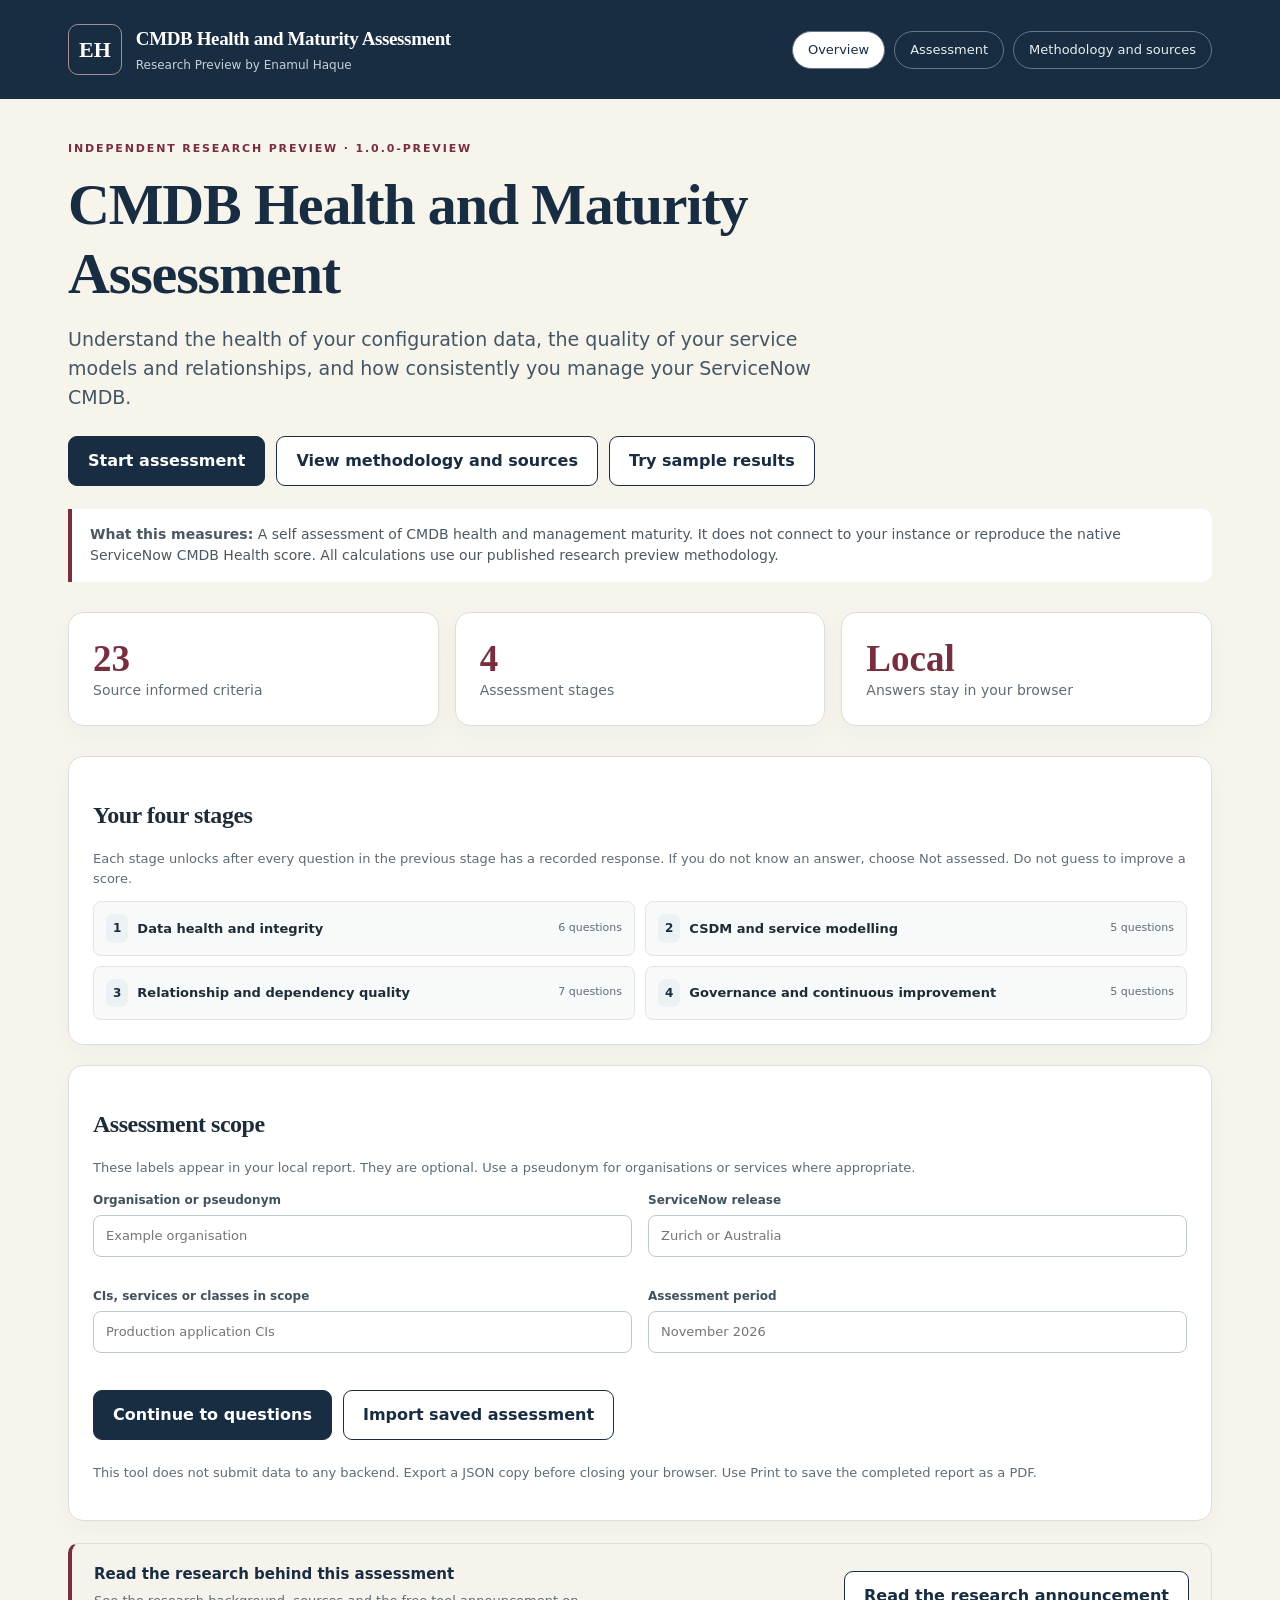
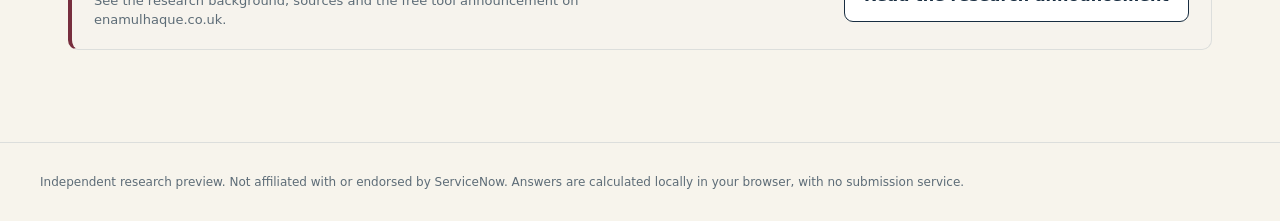
<file: cmdb-health-maturity/index.html>
<!doctype html>
<html lang="en-GB"><head><meta charset="UTF-8"><meta name="viewport" content="width=device-width,initial-scale=1"><meta name="referrer" content="no-referrer">
<title>CMDB Health and Maturity Assessment | Enamul Haque</title>
<meta name="description" content="A free independent research preview to assess ServiceNow CMDB data health, CSDM modelling, relationship quality and governance. 23 criteria in four stages.">
<style>:root{--navy:#182d41;--navy2:#233c51;--ox:#772e3e;--ink:#1e2c37;--muted:#5d6c77;--ivory:#f7f4ec;--paper:#fff;--line:#dcdedc;--soft:#eef1f2;--sea:#2b6b72;--danger:#983b48;--good:#2f725a;--r:15px}
*{box-sizing:border-box}html{scroll-behavior:smooth}body{margin:0;background:var(--ivory);color:var(--ink);font-family:system-ui,-apple-system,Segoe UI,Roboto,sans-serif;line-height:1.52}h1,h2,h3{font-family:Georgia,'Times New Roman',serif;line-height:1.18;letter-spacing:-.02em}a{color:var(--sea)}a:hover{text-decoration-thickness:2px}button,input,select,textarea{font:inherit}button{cursor:pointer}button:focus-visible,a:focus-visible,input:focus-visible,select:focus-visible,textarea:focus-visible{outline:3px solid #4e96a0;outline-offset:2px}header.site{background:var(--navy);color:#fff}header.site .shell{padding:24px 28px;display:flex;align-items:center;justify-content:space-between;gap:25px;flex-wrap:wrap}.brand{display:flex;gap:14px;align-items:center}.monogram{font-family:Georgia,serif;font-weight:700;font-size:22px;border:1px solid #a68e91;border-radius:10px;padding:8px 10px;color:#fff}.brand strong{font-family:Georgia,serif;font-size:19px;letter-spacing:-.02em}.brand small{display:block;color:#c6d1d7;font-size:12px;margin-top:2px}.topnav{display:flex;gap:9px;flex-wrap:wrap}.topnav button{background:transparent;border:1px solid #647686;border-radius:50px;color:#e9eef1;padding:8px 15px;font-size:13px}.topnav button.active,.topnav button:hover{background:#fff;color:var(--navy)}.shell{max-width:1200px;margin:0 auto}.page{padding:42px 28px 70px}.eyebrow{text-transform:uppercase;letter-spacing:.17em;font-size:11px;font-weight:800;color:var(--ox);margin:0 0 13px}.intro h1{font-size:clamp(35px,5vw,58px);max-width:850px;margin:0 0 17px;color:var(--navy)}.intro .lead{font-size:19px;max-width:790px;color:#435665;margin:0 0 24px}.small{font-size:13px}.muted{color:var(--muted)}.grid3{display:grid;grid-template-columns:repeat(3,minmax(0,1fr));gap:16px}.grid2{display:grid;grid-template-columns:repeat(2,minmax(0,1fr));gap:16px}.card{border:1px solid var(--line);background:#fff;border-radius:var(--r);padding:24px;box-shadow:0 8px 24px rgba(24,45,65,.035)}.card h3{margin-top:8px;margin-bottom:8px}.facts{margin:30px 0}.fact-number{font:700 37px Georgia,serif;color:var(--ox)}.fact-label{font-size:14px;color:var(--muted)}.btn{border:1px solid var(--navy);background:var(--navy);color:white;padding:12px 19px;border-radius:9px;font-weight:650;display:inline-flex;gap:8px;align-items:center;justify-content:center;text-decoration:none}.btn:hover{background:var(--navy2)}.btn.ghost{background:#fff;color:var(--navy)}.btn.ghost:hover{background:var(--soft)}.btn.warn{background:var(--ox);border-color:var(--ox)}.btn.ghost.mini,.btn.mini{font-size:12px;padding:8px 11px}.actions{display:flex;gap:11px;flex-wrap:wrap;margin:23px 0}.notice{padding:15px 18px;border-left:4px solid var(--ox);background:#fff;border-radius:0 10px 10px 0;color:#4c5861;font-size:14px}.progress{height:8px;overflow:hidden;background:#e0e5e5;border-radius:20px}.progress>span{display:block;height:100%;background:var(--sea);transition:width .18s}.section-head{display:flex;align-items:flex-start;justify-content:space-between;gap:20px;flex-wrap:wrap;margin-bottom:20px}.section-head h1{font-size:clamp(29px,4vw,43px);margin:4px 0 7px}.step-meta{font-size:13px;font-weight:700;color:var(--muted);padding:10px 0}.question{margin:16px 0;padding:23px}.question-head{display:flex;gap:12px;align-items:flex-start}.qid{font-weight:850;font-size:12px;border-radius:7px;padding:5px 7px;background:#ecf2f3;color:var(--navy);white-space:nowrap}.question h3{font-family:system-ui;font-weight:650;letter-spacing:0;font-size:16px;line-height:1.4;margin:1px 0}.question p{margin:8px 0;font-size:13px}.tag{font-size:11px;border:1px solid #ced6d7;background:#f0f4f5;border-radius:50px;padding:4px 9px;font-weight:700}.tag.critical{background:#fbebed;border-color:#eacbd0;color:#8b3042}.response{display:grid;grid-template-columns:200px 1fr;gap:20px;align-items:start;margin-top:18px;padding-top:17px;border-top:1px solid #eaecec}.field{display:block;margin-bottom:12px}.field>span{display:block;font-size:12px;font-weight:750;color:#40525e;margin-bottom:6px}.field input,.field select,.field textarea{display:block;border:1px solid #bcc8cc;background:#fff;color:var(--ink);padding:10px 12px;width:100%;border-radius:8px;min-width:0}.field textarea{min-height:66px;resize:vertical}.field input[type=number]{max-width:180px}.inline-fields{display:flex;gap:14px;flex-wrap:wrap}.inline-fields .field{flex:1;min-width:145px}.detail{border-top:1px dashed #e0e5e5;padding-top:11px;margin-top:11px}.detail summary{cursor:pointer;color:var(--sea);font-size:12px;font-weight:750}.detail p{font-size:12px;line-height:1.5}.detail a{overflow-wrap:anywhere}.gate{padding:14px;background:#faf5f3;border:1px solid #e8d5d7;border-radius:9px;margin:9px 0}.gate h4{font-size:13px;margin:0 0 8px;color:#752f40}.helper{font-size:12px;color:var(--muted);margin-top:5px}.pill{border-radius:40px;padding:6px 11px;background:#eef3f4;color:var(--navy);font-size:12px;font-weight:700;display:inline-block}.pill.danger{background:#f8e9e9;color:#8c273a}.pill.good{background:#e7f3ea;color:#276848}.metric{font:700 48px Georgia,serif;color:var(--navy);line-height:1.1}.metric.sm{font-size:29px}.metrics{display:grid;grid-template-columns:repeat(4,minmax(0,1fr));gap:12px;margin:22px 0}.metrics .card{padding:17px}.barmeta{display:flex;justify-content:space-between;align-items:baseline;margin:8px 0;font-size:13px}.domainline{margin:12px 0 18px}.domainline .progress{height:11px}.resulttable{border-collapse:collapse;width:100%;font-size:12px}.resulttable th,.resulttable td{text-align:left;padding:10px;border-bottom:1px solid #e8ebec;vertical-align:top}.resulttable th{background:#f1f3f3;color:#405363;font-weight:760}.scroll-x{overflow:auto}.footer{border-top:1px solid var(--line);font-size:12px;color:var(--muted);padding:30px 28px}.report-title{margin:0}.print-only{display:none}.note-list{padding-left:18px}.note-list li{margin-bottom:9px}.source-item{border-bottom:1px solid var(--line);padding:10px 0}.source-item a{overflow-wrap:anywhere}.tiny{font-size:11px}.feedback{padding:12px 14px;border-radius:10px;background:#e5f2ea;border:1px solid #d4e9da;color:#276443;font-size:13px;margin:12px 0}.feedback.error{background:#fbecee;border-color:#f3d0d5;color:#872d3e}
@media(max-width:800px){.grid3,.metrics{grid-template-columns:repeat(2,minmax(0,1fr))}.response{grid-template-columns:1fr;gap:7px}.page{padding:28px 17px 55px}header.site .shell{padding:18px} .question{padding:18px}.card{padding:17px}}
@media(max-width:520px){.grid3,.grid2,.metrics{grid-template-columns:1fr}.fact-number{font-size:30px}.intro .lead{font-size:17px}.section-head{display:block}.btn{width:100%}.actions{display:grid;grid-template-columns:1fr}.topnav{gap:5px}.topnav button{padding:6px 10px}}
@media print{@page{size:A4;margin:15mm}body{background:#fff;color:#111}header.site,.topnav,.no-print,.footer,.actions{display:none!important}.page{padding:0}.print-only{display:block}.card{box-shadow:none;border-color:#ddd;break-inside:avoid}.metrics{grid-template-columns:repeat(4,1fr)}.metric{font-size:34px}.resulttable{font-size:9px}.resulttable td,.resulttable th{padding:5px}.report-title{font-size:26px}.pill{border:1px solid #ccc}.notice{border-color:#777}.report-break{break-before:page}a{color:#111;text-decoration:none}}
/* Guided six-stage assessment experience, v0.2 */
.assessment-header{display:flex;gap:20px;justify-content:space-between;align-items:flex-start;margin-bottom:18px}.assessment-header h1{font-size:clamp(30px,4vw,43px);margin:4px 0 7px}.completion-indicator{text-align:right;min-width:145px;background:#fff;padding:12px 17px;border:1px solid var(--line);border-radius:10px}.completion-indicator strong{font:700 27px Georgia,serif;color:var(--navy);display:block}.completion-indicator span{color:var(--muted);font-size:12px}.assessment-grid{display:grid;grid-template-columns:270px minmax(0,1fr);align-items:start;gap:22px;margin-top:24px}.assessment-main{min-width:0}.stage-nav{position:sticky;top:20px;padding:19px}.aside-title{font-weight:750;color:var(--navy);font-size:15px}.stages{display:grid;gap:7px;margin:16px 0}.stage{display:flex;align-items:center;gap:9px;border:1px solid #d9dfe0;border-radius:10px;background:#fff;padding:10px 8px;text-align:left;width:100%;color:var(--ink);font-size:12px}.stage:hover:not(:disabled){border-color:var(--sea);background:#f1f7f7}.stage.current{background:#eaf2f2;border-color:var(--sea);box-shadow:inset 3px 0 var(--sea)}.stage.complete:not(.current){background:#f0f7f3}.stage:disabled{background:#f6f7f6;color:#89949d;cursor:not-allowed}.stage-content{display:grid;gap:4px;flex:1}.stage-content strong{font-weight:700;font-size:12px;line-height:1.25}.stage-content small{font-size:11px;color:var(--muted);line-height:1.35}.step-circle{width:26px;height:26px;border-radius:50%;background:#e5ebed;color:var(--navy);font-weight:750;display:grid;place-items:center;flex:none}.stage.current .step-circle{background:var(--sea);color:#fff}.stage.complete .step-circle{background:#d8efe3;color:#276848}.step-lock{font-size:11px;opacity:.5}.stage-instruction{border-top:1px solid var(--line);padding-top:15px}.score-explainer{background:#edf3f5;border:1px solid #c8dadf;border-radius:14px;padding:20px 22px;margin-bottom:20px}.score-explainer h2{font-size:24px;margin:0}.scoring-title{display:flex;align-items:center;gap:9px;margin-bottom:13px}.score-facts{display:grid;grid-template-columns:repeat(3,minmax(0,1fr));gap:11px}.score-facts>div{background:white;border:1px solid #dbe4e7;border-radius:9px;padding:12px;display:flex;flex-direction:column;gap:3px}.score-facts strong{font-size:17px;color:var(--navy);line-height:1.25}.score-facts span{font-size:11px;color:var(--muted)}.score-explainer>p{margin:14px 0 0}.stage-bar{background:var(--navy);color:#fff;border-radius:8px;padding:11px 15px;display:flex;gap:10px;justify-content:space-between;align-items:center;flex-wrap:wrap;font-size:12px}.stage-bar span:last-child{color:#d9e8ed}.assessment-main .question{margin:15px 0;padding:20px}.question.is-incomplete{border:2px solid var(--danger)}.question-title{min-width:0;flex:1}.question-title-line{display:flex;align-items:flex-start;gap:8px}.question-title-line h3{flex:1;margin:0}.question-tags{display:flex;flex-wrap:wrap;gap:6px;margin-top:9px}.tag.required{background:#f8f1e5;border-color:#e1d0a8;color:#674916}.tag.answered{background:#e7f3ea;border-color:#c4e4d1;color:#276848}.response{grid-template-columns:1fr 1.7fr;gap:18px}.response-content{min-width:0}.field-head{display:flex;align-items:center;gap:8px;margin-bottom:6px}.field-head label{font-size:12px;font-weight:750;color:#40525e}.field-head h4{margin:0;color:#752f40}.field{margin-bottom:14px}.field input,.field select,.field textarea{font-size:13px}.field textarea{height:66px;min-height:66px}.help-wrap{display:inline-flex;position:relative;vertical-align:middle;z-index:1}.help-button{border:1px solid #8aa3b0;background:#fff;color:#285a74;border-radius:50%;width:21px;height:21px;font-size:12px;font-weight:850;line-height:1;display:grid;place-items:center;padding:0;flex:none}.help-button:hover,.help-button:focus-visible{background:#285a74;color:#fff}.help-tooltip{visibility:hidden;opacity:0;pointer-events:none;position:absolute;top:calc(100% + 7px);left:0;width:min(310px,74vw);padding:12px 13px;background:#142d3b;color:#fff;font-size:12px;line-height:1.45;border-radius:9px;z-index:100;box-shadow:0 12px 28px #102a3a33;transition:opacity .12s;text-align:left;font-weight:400;overflow-wrap:anywhere}.help-wrap:hover .help-tooltip,.help-wrap:focus-within .help-tooltip,.help-wrap.open .help-tooltip{visibility:visible;opacity:1;pointer-events:auto}.field-error{color:#923544;font-size:12px;font-weight:650}.stage-actions{border-top:1px solid var(--line);padding-top:18px;justify-content:space-between}.stage-preview{display:grid;grid-template-columns:repeat(2,minmax(0,1fr));gap:10px}.stage-preview>div{display:flex;align-items:center;gap:9px;padding:12px;background:#f8faf9;border-radius:8px;border:1px solid #e2e5e2}.stage-preview strong{font-size:13px;flex:1}.stage-preview small{font-size:11px;color:var(--muted)}
@media(max-width:1000px){.assessment-grid{grid-template-columns:215px minmax(0,1fr);gap:15px}.stage-nav{padding:13px}.assessment-main .question{padding:16px}.response{grid-template-columns:1fr}.score-facts{grid-template-columns:repeat(3,minmax(0,1fr))}.stage-content strong{font-size:11px}}
@media(max-width:700px){.assessment-grid{display:block}.stage-nav{position:static;margin-bottom:18px}.stages{grid-template-columns:repeat(2,minmax(0,1fr))}.stage-instruction{display:none}.assessment-header{flex-direction:column}.completion-indicator{align-self:flex-start;text-align:left}.score-facts{grid-template-columns:1fr}.stage-preview{grid-template-columns:1fr}.help-tooltip{left:auto;right:-40px}.stage-bar{font-size:11px}}
@media(max-width:420px){.stages{grid-template-columns:1fr}}
@media print{.stage-nav,.score-explainer,.stage-bar,.assessment-header,.assessment-grid,.assessment-main{display:none!important}}
/* Research Preview refinements */
@media print{.report .actions{display:none!important}.report .metrics{grid-template-columns:repeat(4,minmax(0,1fr))}.report .metrics .card{padding:10px}.report .metric.sm{font-size:22px}.report .resulttable{font-size:9px}}
.research-return{display:flex;align-items:center;justify-content:space-between;flex-wrap:wrap;gap:16px;margin:22px 0;padding:19px 22px;background:#f6f3ed;border:1px solid var(--line);border-left:4px solid var(--ox);border-radius:10px}.research-return strong{display:block;color:var(--navy);font-size:15px}.research-return p{font-size:13px;color:var(--muted);margin:5px 0 0;max-width:560px}.research-return a.btn.ghost{color:var(--navy)!important;border-color:var(--navy);background:#fff;white-space:normal;text-align:center}.research-return a.btn.ghost:hover{background:var(--soft)}@media(max-width:640px){.research-return{align-items:stretch;padding:17px}.research-return a.btn{width:100%}}
</style></head>
<body><header class="site no-print"><div class="shell"><div class="brand"><span class="monogram" aria-hidden="true">EH</span><div><strong>CMDB Health and Maturity Assessment</strong><small>Research Preview by Enamul Haque</small></div></div><nav class="topnav" aria-label="Main navigation"><button type="button" data-action="home">Overview</button><button type="button" data-action="questions">Assessment</button><button type="button" data-action="methodology">Methodology and sources</button></nav></div></header>
<main id="app" class="shell page" aria-live="polite"><p>Loading assessment...</p></main>
<footer class="footer no-print"><div class="shell">Independent research preview. Not affiliated with or endorsed by ServiceNow. Answers are calculated locally in your browser, with no submission service.</div></footer>
<script>
window.CMDB_HEALTH_CONFIG = {"product": "CMDB Health and Maturity Assessment", "byline": "Developed by Enamul Haque", "module": "Independent ServiceNow CMDB self assessment", "version": "1.0.0-preview", "scoringVersion": "cmdb-maturity-1.0", "scope": "CMDB data health, CSDM service modelling, relationship quality and governance", "domains": [{"id": "D1", "name": "Data health and integrity", "weight": 25}, {"id": "D2", "name": "CSDM and service modelling", "weight": 25}, {"id": "D3", "name": "Relationship and dependency quality", "weight": 25}, {"id": "D4", "name": "Governance and continuous improvement", "weight": 25}], "criteria": [{"id": "C01", "domain": "D1", "question": "What proportion of in-scope CIs have every required identity attribute populated?", "measure": "CIs passing required-field rules ÷ eligible in-scope CIs, by class", "evidence": "CMDB Health Completeness, configured required fields and inclusion rules", "sourceCodes": ["SN-H", "SN-M"], "critical": false, "metricType": "higher", "remediation": "Repair missing required attributes; correct class rules and feeds.", "weightWithinDomain": 1}, {"id": "C02", "domain": "D1", "question": "What proportion of in-scope CIs have the recommended operational attributes populated?", "measure": "CIs passing recommended-field rules ÷ eligible in-scope CIs, by class", "evidence": "CMDB Health recommended-fields metric; class-scoped sampled records", "sourceCodes": ["SN-H", "SN-M"], "critical": false, "metricType": "higher", "remediation": "Define fit-for-purpose field rules and fill high-value gaps.", "weightWithinDomain": 1}, {"id": "C03", "domain": "D1", "question": "What is the duplicate CI rate for independently identified CI classes in scope?", "measure": "Duplicate independent CIs ÷ eligible independent CIs", "evidence": "CMDB Health Correctness duplicate metric, identification rules", "sourceCodes": ["SN-M", "SN-I"], "critical": false, "metricType": "lower", "remediation": "Investigate identification rules, data-source overlaps and duplicate-remediation tasks.", "weightWithinDomain": 1}, {"id": "C04", "domain": "D1", "question": "What is the stale CI rate under appropriate, class-specific freshness rules?", "measure": "Stale in-scope CIs ÷ eligible in-scope CIs, with rule and period stated", "evidence": "CMDB Health staleness scorecards, class-specific rules", "sourceCodes": ["SN-M", "SN-F"], "critical": false, "metricType": "lower", "remediation": "Review collection schedules, staleness policies and retirement.", "weightWithinDomain": 1}, {"id": "C05", "domain": "D1", "question": "What is the orphan CI rate under the approved class-specific orphan rules?", "measure": "Orphan CIs ÷ eligible CIs, by class and rule", "evidence": "CMDB Health orphan metric; actual configured orphan rules", "sourceCodes": ["SN-M"], "critical": false, "metricType": "lower", "remediation": "Correct missing dependencies or attributes; retire obsolete records.", "weightWithinDomain": 1}, {"id": "C06", "domain": "D1", "question": "Do relevant CIs pass configured CMDB compliance audits against defined organisational requirements?", "measure": "CIs passing relevant current audits ÷ CIs evaluated, disclose audit coverage", "evidence": "CMDB Health compliance audits; audit run date and rule scope", "sourceCodes": ["SN-H", "SN-M"], "critical": false, "metricType": "higher", "remediation": "Enable/fix applicable audits and address repeated failures.", "weightWithinDomain": 1}, {"id": "C07", "domain": "D2", "question": "Are in-scope business applications, application services and technical CIs classified in the correct CSDM roles/classes?", "measure": "Expert-reviewed correctly classified records ÷ sample reviewed", "evidence": "CSDM Data Foundations stage reports and sampled class review", "sourceCodes": ["SN-C"], "critical": false, "metricType": "higher", "remediation": "Reclassify wrongly modelled records and update modelling standards.", "weightWithinDomain": 1}, {"id": "C08", "domain": "D2", "question": "Are critical application services represented and linked to their technical components?", "measure": "Critical application services with validated technical support map ÷ in-scope critical application services", "evidence": "CSDM dashboards and service-map review", "sourceCodes": ["SN-C"], "critical": false, "metricType": "higher", "remediation": "Populate missing application services and supporting-CI relationships.", "weightWithinDomain": 1}, {"id": "C09", "domain": "D2", "question": "Are business services or offerings related to the correct application services where the use case requires those links?", "measure": "Required service-to-application links confirmed ÷ expected links in sampled critical services", "evidence": "CSDM Run-stage indicators and owner-verified service mappings", "sourceCodes": ["SN-C"], "critical": false, "metricType": "higher", "remediation": "Link the service model to the application service layer.", "weightWithinDomain": 1}, {"id": "C10", "domain": "D2", "question": "Can selected business critical services be traced to the relevant technical dependencies?", "measure": "Representative critical service topology paths can be traced to supporting technical CI records", "evidence": "CMDB relationship views, service maps or sampled topology traversal results", "sourceCodes": ["SN-C"], "critical": false, "metricType": "higher", "remediation": "Resolve missing service model nodes and wrong dependency edges.", "weightWithinDomain": 1}, {"id": "C11", "domain": "D2", "question": "Are the CSDM Data Foundations findings relevant to the chosen use case reviewed and assigned remediation owners?", "measure": "Applicable high-priority findings with accepted dispositions ÷ relevant high-priority findings", "evidence": "CSDM Data Foundations report, improvement backlog and ownership", "sourceCodes": ["SN-C"], "critical": false, "metricType": "higher", "remediation": "Triage model gaps, designate owners and evidence closure.", "weightWithinDomain": 1}, {"id": "C12", "domain": "D3", "question": "What proportion of expected dependencies for selected important services is represented in the CMDB?", "measure": "Verified expected dependencies recorded ÷ total expected dependencies in sampled services", "evidence": "Service topology sample and independently reviewed dependency inventory", "sourceCodes": ["SN-C"], "critical": false, "metricType": "higher", "remediation": "Map missing dependencies, focusing on critical service paths.", "weightWithinDomain": 1}, {"id": "C13", "domain": "D3", "question": "Are relationship types and directions correct for the selected service dependency paths?", "measure": "Correctly directed and typed sampled dependencies ÷ sampled dependencies", "evidence": "Relationship type rules and representative dependency traversal evidence", "sourceCodes": ["SN-M"], "critical": false, "metricType": "higher", "remediation": "Correct parent/child direction and relationship semantics; rerun traversal.", "weightWithinDomain": 1}, {"id": "C14", "domain": "D3", "question": "What percentage of in-scope CI relationships are duplicates?", "measure": "Duplicate relationships ÷ relationships in assessment scope", "evidence": "CMDB Relationship Health duplicate metric", "sourceCodes": ["SN-H", "SN-M"], "critical": false, "metricType": "lower", "remediation": "Deduplicate invalid relationships; fix ingest rules.", "weightWithinDomain": 1}, {"id": "C15", "domain": "D3", "question": "What percentage of in-scope relationships are orphaned?", "measure": "Orphan relationships ÷ relationships in scope", "evidence": "CMDB Relationship Health orphan metric", "sourceCodes": ["SN-H", "SN-M"], "critical": false, "metricType": "lower", "remediation": "Repair broken endpoints or clean up invalid links.", "weightWithinDomain": 1}, {"id": "C16", "domain": "D3", "question": "What percentage of in-scope relationships are stale because a connected CI is stale?", "measure": "Stale relationships ÷ relationships in scope", "evidence": "CMDB Relationship Health stale metric", "sourceCodes": ["SN-M"], "critical": false, "metricType": "lower", "remediation": "Repair the source CI freshness issue and recheck its links.", "weightWithinDomain": 1}, {"id": "C17", "domain": "D3", "question": "Do relevant relationships comply with configured suggested, hosting and containment rules?", "measure": "Compliant applicable links ÷ links tested; identify exclusions", "evidence": "CMDB Relationship Health rule conformance summaries", "sourceCodes": ["SN-H", "SN-M"], "critical": false, "metricType": "higher", "remediation": "Correct invalid relationship types and class modelling.", "weightWithinDomain": 1}, {"id": "C18", "domain": "D3", "question": "Do representative service topology traversals return the expected upstream and downstream paths?", "measure": "Expected traversal paths correctly represented ÷ reference traversal scenarios tested", "evidence": "Tested topology diagrams for important services, including expected and actual paths", "sourceCodes": ["SN-C"], "critical": false, "metricType": "higher", "remediation": "Repair missing/wrong service paths and retest affected scenarios.", "weightWithinDomain": 1}, {"id": "C19", "domain": "D4", "question": "What proportion of in-scope CIs and services has an active, accountable operational owner?", "measure": "Records with valid active accountable owner ÷ eligible CI/service records", "evidence": "CMDB ownership attributes, team references, sampled attestation", "sourceCodes": ["SN-F", "SN-C"], "critical": false, "metricType": "higher", "remediation": "Assign accountable owners and remove inactive/stale references.", "weightWithinDomain": 1}, {"id": "C20", "domain": "D4", "question": "Are authoritative data sources and attribute-level reconciliation responsibilities defined for critical CI classes?", "measure": "Relevant classes/attributes with defined source authority ÷ relevant set", "evidence": "IRE reconciliation and source-rule review; source catalogue", "sourceCodes": ["SN-I", "SN-F"], "critical": false, "metricType": "higher", "remediation": "Define data authority and reconcile conflicting updates.", "weightWithinDomain": 1}, {"id": "C21", "domain": "D4", "question": "Do CI identification rules uniquely identify records entering the in-scope CMDB classes?", "measure": "Positive and collision tests passed ÷ defined IRE test cases", "evidence": "Identification rule configuration and duplicate simulation results", "sourceCodes": ["SN-I"], "critical": false, "metricType": "higher", "remediation": "Adjust identification precedence and validate multiple-source cases.", "weightWithinDomain": 1}, {"id": "C22", "domain": "D4", "question": "Are critical CI/service records periodically certified or reviewed by accountable owners?", "measure": "Due reviews completed and valid ÷ due reviews in defined period", "evidence": "Certification/audit tasks, attestation dates, sampled reviews", "sourceCodes": ["SN-H", "SN-C"], "critical": false, "metricType": "higher", "remediation": "Introduce risk-based attestation and review cadence.", "weightWithinDomain": 1}, {"id": "C23", "domain": "D4", "question": "Are CMDB Health jobs, remediation activities and periodic trend reviews operating for the relevant classes and rules?", "measure": "Controls operating and evidenced, 0–4 maturity anchors", "evidence": "Enabled health jobs, health-history reports, remediation backlog and closure verification", "sourceCodes": ["SN-H", "SN-F"], "critical": false, "metricType": "maturity", "remediation": "Activate the appropriate jobs; assign health findings and monitor recurring errors.", "weightWithinDomain": 1}], "sources": {"SN-H": {"name": "ServiceNow CMDB Health overview", "url": "https://www.servicenow.com/docs/r/servicenow-platform/configuration-management-database-cmdb/overview-cmdb-health.html"}, "SN-M": {"name": "ServiceNow CMDB Health KPIs and metrics", "url": "https://www.servicenow.com/docs/r/servicenow-platform/configuration-management-database-cmdb/r_CMDBHealthMetrics.html"}, "SN-F": {"name": "ServiceNow CMDB Data Foundations", "url": "https://www.servicenow.com/docs/r/servicenow-platform/configuration-management-database-cmdb/cmdb-sa-df-dashboard.html"}, "SN-C": {"name": "ServiceNow CSDM Data Foundations dashboard", "url": "https://www.servicenow.com/docs/r/servicenow-platform/common-service-data-model-csdm/csdm-data-foundations-dashboard-csdm.html"}, "SN-I": {"name": "ServiceNow Identification and Reconciliation Engine", "url": "https://www.servicenow.com/docs/r/servicenow-platform/configuration-management-database-cmdb/c_CMDBIdentifyandReconcile.html"}}, "sourceNote": "Independent, source informed assessment. The score, criteria, maturity bands and weights are authored for this research preview. They are not a ServiceNow CMDB Health Dashboard result or official maturity certification."};

</script><script>
/* CMDB Health and Maturity Assessment. Copyright 2026 Enamul Haque. MIT. */
(function (root, factory) {
  if (typeof module === 'object' && module.exports) module.exports = factory();
  else root.CMDBHealthEngine = factory();
})(typeof globalThis !== 'undefined' ? globalThis : this, function () {
  'use strict';
  const round = n => Math.round(n*10)/10;
  const isValidNumber = n => n!==null && n!==undefined && n!=='' && Number.isInteger(Number(n));
  function criterionScore(c,a){
    if (!a || a.mode==='unknown'||a.mode==='na') return null;
    if (a.mode==='self'||(a.mode==='measured'&&c.metricType==='maturity')) {
      if(!isValidNumber(a.maturity))return null;
      const m=Number(a.maturity);return m>=0&&m<=4 ? m*25:null;
    }
    if(a.mode!=='measured')return null;
    if(c.metricType==='binary')return a.binary==='pass'?100:a.binary==='fail'?0:null;
    if(!isValidNumber(a.numerator)||!isValidNumber(a.denominator))return null;
    const n=Number(a.numerator),d=Number(a.denominator);
    if(n<0||d<=0||n>d)return null;
    return c.metricType==='lower'?100*(1-n/d):100*n/d;
  }
  function calculate(cfg,answers){
    const rows=cfg.criteria.map(c=>{
      const a=answers[c.id]||{}, isNA=a.mode==='na'&&!!String(a.naReason||'').trim();
      const score=isNA?null:criterionScore(c,a),assessed=score!==null;
      return {...c,score,isNA,assessed,mode:a.mode||'unanswered', reviewed:assessed&&a.mode==='measured'&&a.assurance==='verified',isMeasured:assessed&&a.mode==='measured'};
    });
    const domains=cfg.domains.map(d=>{
      const members=rows.filter(r=>r.domain===d.id),applicable=members.filter(r=>!r.isNA);
      const assessed=applicable.filter(r=>r.assessed),denom=assessed.reduce((s,r)=>s+r.weightWithinDomain,0);
      const score=denom?assessed.reduce((s,r)=>s+r.score*r.weightWithinDomain,0)/denom:null;
      return {...d,score,applicable:applicable.length,assessed:assessed.length,coverage:applicable.length?assessed.length/applicable.length*100:0,reviewed:assessed.filter(r=>r.reviewed).length,measured:assessed.filter(r=>r.isMeasured).length};
    });
    const scoredDomains=domains.filter(d=>d.score!==null);
    const weight=scoredDomains.reduce((s,d)=>s+d.weight,0);
    const overall=weight?scoredDomains.reduce((s,d)=>s+d.score*d.weight,0)/weight:null;
    const applicable=rows.filter(r=>!r.isNA),assessed=applicable.filter(r=>r.assessed);
    const coverage=applicable.length?assessed.length/applicable.length*100:0;
    const reviewCoverage=applicable.length?assessed.filter(r=>r.reviewed).length/applicable.length*100:0;
    const measuredCoverage=applicable.length?assessed.filter(r=>r.isMeasured).length/applicable.length*100:0;
    // Bands are explanatory only. An assessment with fewer than 80% scored checks has no published maturity band.
    const labels=['Initial','Developing','Establishing','Managed','Optimised'];
    const maturityBand=overall===null||coverage<80||scoredDomains.length<4 ? null:labels[Math.min(4,Math.floor(overall/20))];
    const gaps=rows.filter(r=>r.assessed&&r.score<100).sort((a,b)=>a.score-b.score||a.id.localeCompare(b.id));
    return {rows,domains,overall,coverage,reviewCoverage,measuredCoverage,maturityBand,gaps,
      assessed:assessed.length,applicable:applicable.length,excluded:rows.filter(r=>r.isNA).length,
      missing:applicable.length-assessed.length,reviewed:assessed.filter(r=>r.reviewed).length};
  }
  return {round,criterionScore,calculate};
});

</script><script>
/* CMDB Health and Maturity Assessment. Copyright 2026 Enamul Haque. MIT. */
(() => {
'use strict';
const cfg=window.CMDB_HEALTH_CONFIG, E=window.CMDBHealthEngine, app=document.getElementById('app');
if(!cfg||!E){app.textContent='The assessment could not be loaded.';return;}
const state={view:'home',domainIndex:0,validationStage:null,answers:{},meta:{organisation:'',release:'',scope:'',period:''},demo:false};
const esc=x=>String(x??'').replace(/[&<>"']/g,c=>({'&':'&amp;','<':'&lt;','>':'&gt;','"':'&quot;',"'":'&#39;'}[c]));
const pct=n=>n==null?'Not scored':`${E.round(n)}%`;
const btn=(label,action,variant='btn ghost')=>`<button type="button" data-action="${action}" class="${variant}">${esc(label)}</button>`;
const option=(value,label,selected)=>`<option value="${esc(value)}" ${String(value)===String(selected)?'selected':''}>${esc(label)}</option>`;
const currentAnswer=(id)=>state.answers[id]||{};
const R=()=>E.calculate(cfg,state.answers);
const inStage=i=>cfg.criteria.filter(c=>c.domain===cfg.domains[i].id);
function complete(c,a){
 if(!a||!Object.hasOwn(a,'mode'))return false;
 if(a.mode==='unknown')return true;
 if(a.mode==='na')return !!String(a.naReason||'').trim();
 if(!['self','measured'].includes(a.mode)||E.criterionScore(c,a)===null)return false;
 if(a.mode==='measured'&&!['verified','unverified'].includes(a.assurance))return false;
 return true;
}
const completed=i=>inStage(i).filter(c=>complete(c,currentAnswer(c.id))).length;
const stageComplete=i=>completed(i)===inStage(i).length;
const allComplete=()=>cfg.domains.every((_,i)=>stageComplete(i));
const totalComplete=()=>cfg.criteria.filter(c=>complete(c,currentAnswer(c.id))).length;
const canVisit=i=>i>=0&&i<cfg.domains.length&&cfg.domains.slice(0,i).every((_,j)=>stageComplete(j));
function help(text,label='Explanation') {return `<span class="help-wrap"><button type="button" class="help-button" data-help-toggle aria-label="${esc(label)}" aria-expanded="false">?</button><span class="help-tooltip" role="tooltip">${esc(text)}</span></span>`;}
function field(id,key,label,explain,input){return `<div class="field"><div class="field-head"><label for="${key}_${id}">${esc(label)}</label>${help(explain,label+' help')}</div>${input}</div>`;}
function ctrl(id,key,kind,attrs,content=''){return kind==='input'?`<input id="${key}_${id}" data-id="${id}" data-field="${key}" ${attrs}>`:`<${kind} id="${key}_${id}" data-id="${id}" data-field="${key}" ${attrs}>${content}</${kind}>`;}
const attr=(a,k)=>esc(a?.[k]??'');
function feedback(message,isError=false){const p=document.createElement('p');p.className='feedback'+(isError?' error':'');p.setAttribute('role','status');p.textContent=message;app.prepend(p);}
function go(view,index){state.view=view;if(index!==undefined)state.domainIndex=index;state.validationStage=null;render();window.scrollTo(0,0);}
function metaField(k,label,placeholder){return `<label class="field"><span>${esc(label)}</span><input type="text" data-meta="${k}" value="${attr(state.meta,k)}" maxlength="200" placeholder="${esc(placeholder)}"></label>`;}
function overview(){return `<section class="intro">
 <p class="eyebrow">Independent research preview · ${esc(cfg.version)}</p>
 <h1>CMDB Health and Maturity Assessment</h1>
 <p class="lead">Understand the health of your configuration data, the quality of your service models and relationships, and how consistently you manage your ServiceNow CMDB.</p>
 <div class="actions">${btn('Start assessment','questions','btn')}${btn('View methodology and sources','methodology')}${btn('Try sample results','demo')}</div>
 <div class="notice"><strong>What this measures:</strong> A self assessment of CMDB health and management maturity. It does not connect to your instance or reproduce the native ServiceNow CMDB Health score. All calculations use our published research preview methodology.</div>
 <div class="grid3 facts"><div class="card"><div class="fact-number">23</div><div class="fact-label">Source informed criteria</div></div><div class="card"><div class="fact-number">4</div><div class="fact-label">Assessment stages</div></div><div class="card"><div class="fact-number">Local</div><div class="fact-label">Answers stay in your browser</div></div></div>
 <section class="card" style="margin-bottom:20px"><h2>Your four stages</h2><p class="small muted">Each stage unlocks after every question in the previous stage has a recorded response. If you do not know an answer, choose Not assessed. Do not guess to improve a score.</p><div class="stage-preview">${cfg.domains.map((d,i)=>`<div><span class="qid">${i+1}</span><strong>${esc(d.name)}</strong><small>${inStage(i).length} questions</small></div>`).join('')}</div></section>
 <section class="card"><h2>Assessment scope</h2><p class="muted small">These labels appear in your local report. They are optional. Use a pseudonym for organisations or services where appropriate.</p><div class="grid2">${metaField('organisation','Organisation or pseudonym','Example organisation')}${metaField('release','ServiceNow release','Zurich or Australia')}${metaField('scope','CIs, services or classes in scope','Production application CIs')}${metaField('period','Assessment period','November 2026')}</div><div class="actions">${btn('Continue to questions','questions','btn')}${btn('Import saved assessment','import')}</div><p class="small muted">This tool does not submit data to any backend. Export a JSON copy before closing your browser. Use Print to save the completed report as a PDF.</p></section>
 <nav class="research-return" aria-label="CMDB assessment research announcement"><div><strong>Read the research behind this assessment</strong><p>See the research background, sources and the free tool announcement on enamulhaque.co.uk.</p></div><a id="return-to-announcement" class="btn ghost" href="https://enamulhaque.co.uk/cmdb-health-and-maturity-assessment-research-preview/">Read the research announcement</a></nav>
 </section>`;} 
function sidebar(){return `<aside class="stage-nav card no-print" aria-label="Assessment stages"><div class="aside-title">Four assessment stages</div><p class="small muted">${totalComplete()} of 23 questions recorded</p><nav class="stages">${cfg.domains.map((d,i)=>{const done=completed(i),num=inStage(i).length,open=canVisit(i);return `<button type="button" class="stage ${i===state.domainIndex?'current':''} ${done===num?'complete':''}" data-action="stage" data-stage="${i}" ${open?'':'disabled'}><span class="step-circle">${done===num?'✓':i+1}</span><span class="stage-content"><strong>${esc(d.name)}</strong><small>${done} of ${num} answered</small></span><span class="step-lock">${open?'':'🔒'}</span></button>`}).join('')}</nav><p class="tiny muted stage-instruction">Earlier stages can be revisited. Save a JSON copy to resume later.</p></aside>`;}
function question(c){
 const a=currentAnswer(c.id),mode=a.mode||'',invalid=state.validationStage===state.domainIndex&&!complete(c,a);
 const links=c.sourceCodes.map(k=>cfg.sources[k]?`<a href="${esc(cfg.sources[k].url)}" target="_blank" rel="noopener noreferrer">${esc(k)}</a>`:esc(k)).join(' · ');
 let controls='';
 if(mode==='measured') {
  if(c.metricType==='maturity'){
   controls=field(c.id,'maturity','Evidence supported maturity rating','0 is absent; 1 is informal; 2 is documented; 3 is implemented; 4 is consistently measured and improved.',ctrl(c.id,'maturity','select','',option('','Choose a maturity level',a.maturity??'')+['0: Absent','1: Informal','2: Documented','3: Implemented','4: Measured and improved'].map((v,i)=>option(i,v,a.maturity??'')).join('')));
  }else if(c.metricType==='binary'){
   controls=field(c.id,'binary','Observed result','Choose Pass only when tested. Choose Not assessed if you cannot test the control.',ctrl(c.id,'binary','select','',option('','Choose result',a.binary)+option('pass','Pass',a.binary)+option('fail','Fail',a.binary)));
  }else{
   controls=`<div class="inline-fields">${field(c.id,'numerator',c.metricType==='lower'?'Adverse records or findings':'Records or tests passing','Use the applicable sample population. Lower is better for duplicates, staleness and other adverse findings.',ctrl(c.id,'numerator','input',`type="number" min="0" step="1" inputmode="numeric" value="${attr(a,'numerator')}" placeholder="e.g. 18"`))}${field(c.id,'denominator','Total eligible or tested','Total relevant records or samples. Must be a positive integer at least as large as the first count.',ctrl(c.id,'denominator','input',`type="number" min="1" step="1" inputmode="numeric" value="${attr(a,'denominator')}" placeholder="e.g. 20"`))}</div><p class="helper">${c.metricType==='lower'?'The score increases as adverse findings fall.':'The score increases as more cases pass.'} Example: 18 passing out of 20 gives 90 points.</p>`;
  }
  controls+=field(c.id,'assurance','Evidence status','Reviewed means the respondent has checked the source. It does not imply independent assurance.',ctrl(c.id,'assurance','select','',option('','Select evidence status',a.assurance)+option('verified','I reviewed the source evidence',a.assurance)+option('unverified','Measurement not yet reviewed',a.assurance)));
 } else if(mode==='self'){
  controls=field(c.id,'maturity','Indicative maturity rating','Choose an anchored level using your judgement. This is an estimate, not a tested measurement.',ctrl(c.id,'maturity','select','',option('','Choose a level',a.maturity??'')+['0: Absent','1: Ad hoc','2: Documented','3: Implemented','4: Routinely measured and improved'].map((v,i)=>option(i,v,a.maturity??'')).join('')))+'<p class="helper">Self ratings inform a provisional maturity score, but do not establish data quality through testing.</p>';
 } else if(mode==='na'){
  controls=field(c.id,'naReason','Reason not applicable','Describe why the control does not apply to the scoped CMDB. Missing evidence is not a reason for N/A.',ctrl(c.id,'naReason','textarea','maxlength="1000" placeholder="Explain the scope exception"',attr(a,'naReason')));
 } else if(mode==='unknown'){
  controls='<p class="helper">Recorded as Not assessed. This will reduce assessment coverage and will not contribute to the maturity score.</p>';
 } else controls='<p class="helper">Select your response method. Do not substitute an estimate for evidence unless you clearly choose Self rating.</p>';
 const tip=`Measure: ${c.measure}. Suggested evidence: ${c.evidence}. Every question requires an explicit response. Not applicable requires an explanation.`;
 return `<article class="card question ${invalid?'is-incomplete':''}" id="question_${c.id}"><div class="question-head"><span class="qid">${c.id}</span><div class="question-title"><div class="question-title-line"><h3>${esc(c.question)}</h3>${help(tip,'Help for '+c.id)}</div><div class="question-tags"><span class="tag required">Response required</span><span class="tag">${esc(c.metricType==='lower'?'Lower is better':c.metricType==='higher'?'Higher is better':'Maturity rating')}</span>${complete(c,a)?'<span class="tag answered">Answered ✓</span>':''}</div></div></div>
 <div class="response">${field(c.id,'mode','Response type','Measured evidence uses checked counts or defined outcomes. Self rating is indicative. Not assessed is always permitted. N/A needs a rationale.',ctrl(c.id,'mode','select','',option('','Select response type',mode)+option('measured','Measured evidence',mode)+option('self','Indicative self rating',mode)+option('unknown','Not assessed',mode)+option('na','Not applicable with explanation',mode)))}<div class="response-content">${controls}${field(c.id,'note','Evidence reference or note (optional)','Provide a report name, anonymised observation or sampling date. Avoid confidential CI information.',ctrl(c.id,'note','textarea','maxlength="3000" placeholder="Optional evidence reference"',attr(a,'note')))}</div></div>
 <details class="detail"><summary>View measurement, sources and suggested improvement</summary><p><strong>Measurement:</strong> ${esc(c.measure)}</p><p><strong>Suggested evidence:</strong> ${esc(c.evidence)}</p><p><strong>Reference sources:</strong> ${links}</p><p><strong>Improvement:</strong> ${esc(c.remediation)}</p></details>${invalid?'<p class="field-error" role="alert">Provide a complete response or choose Not assessed.</p>':''}</article>`;
}
function questions(){const i=state.domainIndex,d=cfg.domains[i],count=totalComplete(),done=completed(i),items=inStage(i);
 return `<section class="assessment-page"><div class="assessment-header"><div><p class="eyebrow">CMDB Health and Maturity Assessment</p><h1>Stage ${i+1}: ${esc(d.name)}</h1><p class="muted">23 criteria across four stages. Every question needs a recorded response.</p></div><div class="completion-indicator"><strong>${count} / 23</strong><span>Responses recorded</span></div></div>
 <div class="progress" role="progressbar" aria-label="Assessment completion" aria-valuemin="0" aria-valuemax="23" aria-valuenow="${count}"><span style="width:${count/23*100}%"></span></div>
 <div class="assessment-grid">${sidebar()}<div class="assessment-main"><section class="score-explainer"><div class="scoring-title"><h2>How the maturity score works</h2>${help('Each criterion is normalised to 0 to 100. Domain averages carry an equal 25 percent weight. Missing results are not treated as zero. The overall score is an independent self assessment, not the native ServiceNow CMDB Health score.')}</div><div class="score-facts"><div><strong>0 to 100</strong><span>Score per assessed check</span></div><div><strong>25%</strong><span>Weight for each domain</span></div><div><strong>Self rating</strong><span>Clearly distinguished from measured evidence</span></div></div><p class="small">Measured rates use passing or adverse counts. Indicative ratings use maturity levels 0 to 4. Unknown answers reduce coverage and justified exclusions are omitted. ${btn('Full methodology','methodology','btn ghost mini')}</p></section>
 <div class="stage-bar"><span><strong>Stage ${i+1} of 4</strong> · ${done} of ${items.length} recorded</span><span>${stageComplete(i)?'Stage complete':'All responses required to continue'}</span></div>
 ${items.map(question).join('')}
 <div class="actions stage-actions">${i?btn('Previous stage','prev'):btn('Back to overview','home')}${btn('Save progress as JSON','save')}${btn(i===3?'View report':'Continue to next stage','next','btn')}</div></div></div></section>`;
}
function bar(label,score,weight,coverage){return `<div class="domainline"><div class="barmeta"><span><strong>${esc(label)}</strong> <span class="muted">(${weight}% weight)</span></span><strong>${pct(score)}</strong></div><div class="progress"><span style="width:${score==null?0:Math.min(100,Math.max(0,score))}%"></span></div><p class="tiny muted">Scored criteria in this domain: ${pct(coverage)}</p></div>`;}
function reportRows(rows){return `<div class="scroll-x"><table class="resulttable"><thead><tr><th>Criterion</th><th>Score</th><th>Response</th><th>Improvement</th></tr></thead><tbody>${rows.map(x=>`<tr><td><strong>${x.id}</strong> ${esc(x.question)}</td><td>${x.isNA?'N/A':pct(x.score)}</td><td>${esc(x.isNA?'Excluded with reason':x.mode==='unknown'?'Not assessed':x.mode==='self'?'Self rating':x.reviewed?'Respondent reviewed':'Measured, unreviewed')}</td><td>${esc(x.remediation)}</td></tr>`).join('')}</tbody></table></div>`;}
function results(){const r=R(),m=state.meta;
 const scoreText=r.overall==null?'Not scored':`${E.round(r.overall)} / 100`;
 const interpretation=r.maturityBand?`Indicative maturity band: ${r.maturityBand}. This classification is our own research preview convention, not ServiceNow certification.`:'Insufficient assessed coverage to assign a maturity band. We require at least 80% coverage and data in all four dimensions for a descriptive band. The numerical score, if present, reflects assessed criteria only.';
 const top=r.gaps.slice(0,8);
 return `<section class="report"><p class="eyebrow">CMDB assessment report · Research Preview ${esc(cfg.version)}</p><div class="section-head"><div><h1 class="report-title">CMDB Health and Maturity Assessment</h1><p class="muted">${esc(m.organisation||'Unnamed assessment')}</p></div><span class="pill">${esc(r.maturityBand?'Indicative: '+r.maturityBand:'Assessment incomplete')}</span></div>
 <div class="notice"><strong>Interpretation:</strong> This is an independent CMDB self assessment. It does not reproduce the native ServiceNow CMDB Health Dashboard score and does not certify CSDM conformance, data accuracy or operational readiness. Self ratings should be validated using instance evidence before formal decisions.</div>
 <div class="metrics"><div class="card"><div class="eyebrow">Composite maturity score</div><div class="metric sm">${scoreText}</div></div><div class="card"><div class="eyebrow">Criteria scored</div><div class="metric sm">${r.assessed} / ${r.applicable}</div><div class="tiny muted">${pct(r.coverage)} of applicable checks</div></div><div class="card"><div class="eyebrow">Measured responses</div><div class="metric sm">${pct(r.measuredCoverage)}</div><div class="tiny muted">Of applicable checks</div></div><div class="card"><div class="eyebrow">Respondent reviewed evidence</div><div class="metric sm">${pct(r.reviewCoverage)}</div><div class="tiny muted">Not independently audited</div></div></div>
 <div class="grid2"><div class="card"><h2>Performance by dimension</h2>${r.domains.map(d=>bar(d.name,d.score,d.weight,d.coverage)).join('')}</div><div class="card"><h2>What the result means</h2><p>${esc(interpretation)}</p><p class="small"><strong>${r.missing} not assessed</strong>, ${r.excluded} justified N/A responses. Missing checks do not contribute zero but reduce coverage.</p><p class="small muted">Scope: ${esc(m.scope||'Not specified')}<br>Release: ${esc(m.release||'Not specified')}<br>Period: ${esc(m.period||'Not specified')}<br>Methodology: ${esc(cfg.scoringVersion)}</p>${state.demo?'<p class="pill danger">Synthetic example, not a real assessment</p>':''}</div></div>
 <section class="card" style="margin-top:16px"><h2>Priority areas for review</h2>${top.length?`<ol class="note-list">${top.map(x=>`<li><strong>${esc(x.id)}:</strong> ${esc(x.remediation)} <span class="muted small">(${pct(x.score)})</span></li>`).join('')}</ol>`:'<p class="muted">No scored gaps recorded. Review evidence and applicable exclusions before concluding that no work is required.</p>'}<p class="tiny muted">Sorted by lowest scored checks. This is a first pass prioritisation, not a cost or risk ranked remediation programme. Also review unassessed and excluded checks separately.</p></section>
 <section class="card report-break" style="margin-top:16px"><h2>Criterion findings</h2>${reportRows(r.rows)}</section>
 <div class="actions no-print">${btn('Print or Save as PDF','print','btn')}${btn('Save assessment JSON','save')}${btn('Return to questions','questions')}${btn('Import another assessment','import')}${btn('Clear assessment','reset','btn warn')}</div><p class="small muted">Independent educational research preview by Enamul Haque. The methodology is source informed, but not endorsed or certified by ServiceNow.</p></section>`;
}
function methodology(){return `<section><p class="eyebrow">Research preview methodology</p><h1>What this assessment measures</h1><p class="lead muted">An independent self assessment of the quality and management maturity of your ServiceNow CMDB across four equally weighted dimensions.</p>
 <div class="grid2"><div class="card"><h2>Scoring</h2><p><strong>Positive rate:</strong> 100 × passing divided by eligible.</p><p><strong>Adverse rate:</strong> 100 × (1 minus adverse divided by eligible).</p><p><strong>Evidence supported rating:</strong> 0 to 4 multiplied by 25.</p><p><strong>Indicative self rating:</strong> 0 to 4 multiplied by 25 and explicitly marked as an estimate.</p><p><strong>Domain:</strong> average of scored applicable checks.</p><p><strong>Overall:</strong> average of four scored domain results. Missing domains do not count as zero, but prevent a maturity band.</p></div>
 <div class="card"><h2>Interpretation and limits</h2><p>The descriptive maturity bands are <strong>Initial</strong> (0 to 19.9), <strong>Developing</strong> (20 to 39.9), <strong>Establishing</strong> (40 to 59.9), <strong>Managed</strong> (60 to 79.9) and <strong>Optimised</strong> (80 to 100). They are project defined labels, not externally calibrated benchmarks.</p><p>A band is shown only when at least 80% of applicable criteria have scores and all four domains have evidence. This 80% rule is a presentation convention, not a vendor threshold.</p><p>Not assessed lowers coverage and is not scored. A justified N/A is excluded. A respondent marked evidence review is not independent validation.</p></div></div>
 <div class="card" style="margin:16px 0"><h2>How this differs from native CMDB Health</h2><p>ServiceNow CMDB Health offers configured completeness, correctness and compliance KPIs, alongside relationship health diagnostics. This independent questionnaire also considers CSDM, governance and operational maturity. It does not read the instance or duplicate the vendor score. Actual health results depend on installed applications, configurations, rules and scheduled jobs.</p><p>Use this assessment to guide discussion and improvement priorities. Refer to native CMDB Health and Data Foundations for technical measurements.</p></div>
 <div class="card"><h2>Official documentation</h2><p class="small muted">The linked documents support relevant platform concepts and metrics, not the independent scoring algorithm or maturity bands.</p>${Object.entries(cfg.sources).map(([code,s])=>`<div class="source-item"><strong>${esc(code)}</strong>: ${esc(s.name)}<br><a href="${esc(s.url)}" target="_blank" rel="noopener noreferrer">${esc(s.url)}</a></div>`).join('')}</div><div class="actions">${btn('Start assessment','questions','btn')}${btn('Back to overview','home')}</div></section>`;}
function render(){app.innerHTML=state.view==='home'?overview():state.view==='questions'?questions():state.view==='results'?results():methodology();document.querySelectorAll('.topnav button').forEach(b=>b.classList.toggle('active',b.dataset.action===(state.view==='home'?'home':state.view==='questions'?'questions':state.view==='methodology'?'methodology':'none')));}
function refreshCompletion(){if(state.view!=='questions')return;const count=totalComplete(),num=inStage(state.domainIndex).length,done=completed(state.domainIndex);
 const el=document.querySelector('.completion-indicator strong');if(el)el.textContent=count+' / 23';
 const bar=document.querySelector('.assessment-page>.progress>span');if(bar)bar.style.width=(count/23*100)+'%';
 document.querySelector('.assessment-page>.progress')?.setAttribute('aria-valuenow',String(count));
 const meta=document.querySelectorAll('.stage-bar span');if(meta[0])meta[0].innerHTML=`<strong>Stage ${state.domainIndex+1} of 4</strong> · ${done} of ${num} recorded`;if(meta[1])meta[1].textContent=stageComplete(state.domainIndex)?'Stage complete':'All responses required to continue';
 document.querySelectorAll('.stage').forEach((s,i)=>{const n=inStage(i).length,k=completed(i),open=canVisit(i);s.disabled=!open;s.classList.toggle('complete',k===n);s.querySelector('.step-circle').textContent=k===n?'✓':i+1;s.querySelector('.stage-content small').textContent=`${k} of ${n} answered`;s.querySelector('.step-lock').textContent=open?'':'🔒';});
 inStage(state.domainIndex).forEach(c=>{const q=document.getElementById('question_'+c.id);if(!q)return;const done=complete(c,currentAnswer(c.id)),tag=q.querySelector('.question-tags .answered');if(done&&!tag){const span=document.createElement('span');span.className='tag answered';span.textContent='Answered ✓';q.querySelector('.question-tags').appendChild(span);}if(!done&&tag)tag.remove();if(done)q.classList.remove('is-incomplete');});
}
function next(){const i=state.domainIndex;if(!stageComplete(i)){state.validationStage=i;render();feedback('Please record a response for every question in this stage. Choose Not assessed when evidence is unavailable.',true);const first=inStage(i).find(c=>!complete(c,currentAnswer(c.id)));document.getElementById('question_'+first.id)?.scrollIntoView({block:'center'});return;}
 if(i===cfg.domains.length-1)go('results');else go('questions',i+1);
}
function openStage(i){if(canVisit(i))go('questions',i);else feedback('Complete the earlier stages before opening this stage.',true);}
function save(){const payload={format:'eh-cmdb-health-maturity',schemaVersion:1,version:cfg.version,savedAt:new Date().toISOString(),meta:state.meta,answers:state.answers,syntheticExample:state.demo};const blob=new Blob([JSON.stringify(payload,null,2)],{type:'application/json'});const url=URL.createObjectURL(blob),a=document.createElement('a');a.href=url;a.download='CMDB_Health_Maturity_'+new Date().toISOString().slice(0,10)+'.json';document.body.appendChild(a);a.click();a.remove();setTimeout(()=>URL.revokeObjectURL(url),3000);feedback('JSON saved to your device. No answer data was uploaded.');}
function example(){state.demo=true;state.meta={organisation:'SYNTHETIC EXAMPLE',release:'Sample environment',scope:'Illustrative service estate',period:'Sample demonstration'};
 for(const c of cfg.criteria){let a;if(c.metricType==='maturity')a={mode:'measured',maturity:2,assurance:'verified'};else a={mode:'measured',numerator:c.metricType==='lower'?12:75,denominator:100,assurance:'verified'};state.answers[c.id]=a;}
 state.answers.C10.numerator=45;state.answers.C13.numerator=48;state.answers.C21.numerator=60;go('results');}
function importSnapshot(file){if(!file)return;if(file.size>2_000_000){feedback('JSON file exceeds 2 MB.',true);return;}file.text().then(raw=>{const obj=JSON.parse(raw);if(obj.format!=='eh-cmdb-health-maturity'||obj.schemaVersion!==1||obj.version!==cfg.version||typeof obj.answers!=='object'||!obj.answers)throw Error('This is not a compatible CMDB Health and Maturity assessment JSON file. Older AI readiness files are intentionally not imported automatically.');
 const ids=new Set(cfg.criteria.map(c=>c.id)),next={};for(const [id,a] of Object.entries(obj.answers)){if(!ids.has(id)||typeof a!=='object'||!a)continue;const b={};for(const k of ['mode','maturity','numerator','denominator','assurance','naReason','note'])if(a[k]!==undefined){b[k]=String(a[k]).slice(0,['note','naReason'].includes(k)?3000:50);}if(['unknown','na','self','measured'].includes(b.mode))next[id]=b;}
 state.answers=next;for(const k of Object.keys(state.meta))state.meta[k]=String(obj.meta?.[k]||'').slice(0,200);state.demo=!!obj.syntheticExample;const missing=cfg.domains.findIndex((_,i)=>!stageComplete(i));go(missing<0?'results':'questions',missing<0?0:missing);feedback('Assessment imported.');
 }).catch(e=>feedback('Unable to load assessment: '+e.message,true));}
document.addEventListener('click',e=>{const t=e.target.closest('[data-help-toggle]');if(t){e.preventDefault();const w=t.closest('.help-wrap'),o=w.classList.toggle('open');t.setAttribute('aria-expanded',String(o));return;}
 const el=e.target.closest('[data-action]');if(!el)return;e.preventDefault();switch(el.dataset.action){case 'home':go('home');break;case 'questions':go('questions');break;case 'results':allComplete()?go('results'):go('questions',cfg.domains.findIndex((_,i)=>!stageComplete(i)));break;case 'methodology':go('methodology');break;case 'next':next();break;case 'prev':go('questions',Math.max(0,state.domainIndex-1));break;case 'stage':openStage(Number(el.dataset.stage));break;case 'save':save();break;case 'demo':example();break;case 'print':window.print();break;case 'reset':if(confirm('Clear your current answers? Export JSON first if needed.')){state.answers={};state.demo=false;go('home');}break;case 'import':{let f=document.getElementById('json-import');if(!f){f=document.createElement('input');f.type='file';f.id='json-import';f.hidden=true;f.accept='.json,application/json';f.addEventListener('change',e=>{importSnapshot(e.target.files[0]);e.target.value='';});document.body.appendChild(f);}f.click();break;}}});
document.addEventListener('input',e=>{const el=e.target;if(el.dataset.meta){state.meta[el.dataset.meta]=el.value;return;}if(el.dataset.id&&el.dataset.field){const a=state.answers[el.dataset.id]||(state.answers[el.dataset.id]={});a[el.dataset.field]=el.value;refreshCompletion();}});
document.addEventListener('change',e=>{const el=e.target;if(el.dataset.id&&el.dataset.field){const a=state.answers[el.dataset.id]||(state.answers[el.dataset.id]={});a[el.dataset.field]=el.value;if(el.dataset.field==='mode'){const y=window.scrollY;render();window.scrollTo(0,y);}else refreshCompletion();}});
render();
})();

</script></body></html>
</file>
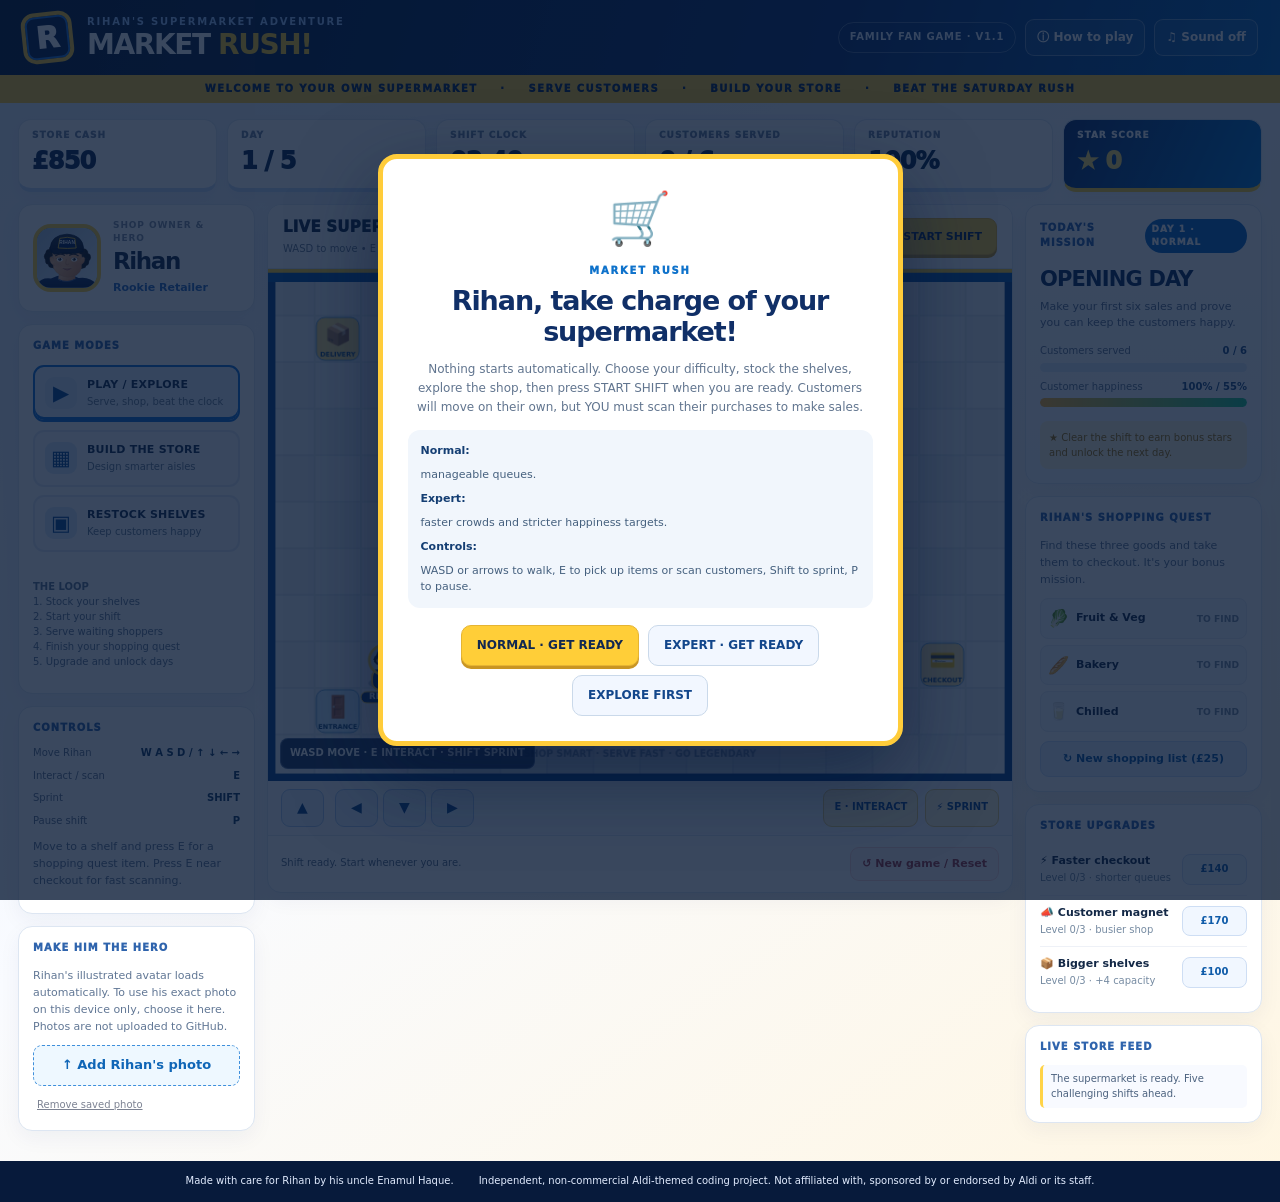
<file: rihans-market-rush/index.html>
<!doctype html>
<html lang="en">
<head>
<meta charset="utf-8">
<meta name="viewport" content="width=device-width,initial-scale=1">
<meta name="theme-color" content="#091a3e">
<meta name="description" content="Rihan's Market Rush: a browser-based supermarket tycoon arcade game.">
<title>Rihan's Market Rush | The Supermarket Adventure</title>
<link rel="stylesheet" href="styles.css">
</head>
<body>
<header class="masthead">
  <div class="mast-inner"><div class="identity"><div class="emblem">R</div><div><div class="overline">RIHAN'S SUPERMARKET ADVENTURE</div><strong>MARKET <span>RUSH!</span></strong></div></div><div class="top-actions"><span class="edition">FAMILY FAN GAME · V1.1</span><button id="howBtn" class="ghost" type="button">ⓘ How to play</button><button id="soundBtn" class="ghost" type="button" aria-pressed="false">♫ Sound off</button></div></div>
</header>
<div class="ticker"><span>WELCOME TO YOUR OWN SUPERMARKET</span><span>·</span><span>SERVE CUSTOMERS</span><span>·</span><span>BUILD YOUR STORE</span><span>·</span><span>BEAT THE SATURDAY RUSH</span></div>
<main class="dashboard">
  <section class="hud" aria-label="Game statistics">
    <div class="metric"><small>STORE CASH</small><b id="cash">£0</b></div>
    <div class="metric"><small>DAY</small><b id="day">1 / 5</b></div>
    <div class="metric"><small>SHIFT CLOCK</small><b id="clock">01:20</b></div>
    <div class="metric"><small>CUSTOMERS SERVED</small><b id="served">0 / 6</b></div>
    <div class="metric"><small>REPUTATION</small><b id="rep">100%</b></div>
    <div class="metric accent"><small>STAR SCORE</small><b id="stars">★ 0</b></div>
  </section>
  <div class="columns">
    <aside class="rail left">
      <div class="profile"><div class="portrait" id="portrait"><img src="data:image/svg+xml;charset=UTF-8,%3Csvg%20xmlns%3D%22http%3A%2F%2Fwww.w3.org%2F2000%2Fsvg%22%20width%3D%22360%22%20height%3D%22360%22%20viewBox%3D%220%200%20360%20360%22%20role%3D%22img%22%20aria-label%3D%22Rihan%20cartoon%20avatar%20wearing%20navy%20cap%20with%20RIHAN%20written%20on%20it%22%3E%3Cdefs%3E%3ClinearGradient%20id%3D%22bg%22%20x2%3D%221%22%20y2%3D%221%22%3E%3Cstop%20stop-color%3D%22%23a7bcd5%22%2F%3E%3Cstop%20offset%3D%221%22%20stop-color%3D%22%23e7f1fb%22%2F%3E%3C%2FlinearGradient%3E%3ClinearGradient%20id%3D%22skin%22%20x2%3D%221%22%20y2%3D%221%22%3E%3Cstop%20stop-color%3D%22%23d99458%22%2F%3E%3Cstop%20offset%3D%22.38%22%20stop-color%3D%22%23eeb27d%22%2F%3E%3Cstop%20offset%3D%22.78%22%20stop-color%3D%22%23d88c53%22%2F%3E%3Cstop%20offset%3D%221%22%20stop-color%3D%22%23bd7549%22%2F%3E%3C%2FlinearGradient%3E%3ClinearGradient%20id%3D%22cap%22%20x2%3D%220%22%20y2%3D%221%22%3E%3Cstop%20stop-color%3D%22%23242a3b%22%2F%3E%3Cstop%20offset%3D%221%22%20stop-color%3D%22%230a1125%22%2F%3E%3C%2FlinearGradient%3E%3ClinearGradient%20id%3D%22shirt%22%20x2%3D%220%22%20y2%3D%221%22%3E%3Cstop%20stop-color%3D%22%23172d60%22%2F%3E%3Cstop%20offset%3D%221%22%20stop-color%3D%22%23071a40%22%2F%3E%3C%2FlinearGradient%3E%3CradialGradient%20id%3D%22cheek%22%3E%3Cstop%20stop-color%3D%22%23cb7858%22%20stop-opacity%3D%22.35%22%2F%3E%3Cstop%20offset%3D%221%22%20stop-color%3D%22%23cb7858%22%20stop-opacity%3D%220%22%2F%3E%3C%2FradialGradient%3E%3CclipPath%20id%3D%22frame%22%3E%3Crect%20width%3D%22360%22%20height%3D%22360%22%20rx%3D%2224%22%2F%3E%3C%2FclipPath%3E%3C%2Fdefs%3E%3Cg%20clip-path%3D%22url(%23frame)%22%3E%3Crect%20width%3D%22360%22%20height%3D%22360%22%20fill%3D%22url(%23bg)%22%2F%3E%3Cpath%20d%3D%22M-12%20358Q14%20293%2084%20303L121%20288Q159%20281%20191%20282Q223%20286%20250%20300Q328%20287%20375%20358Z%22%20fill%3D%22url(%23shirt)%22%2F%3E%3Cpath%20d%3D%22M134%20254L127%20311Q181%20334%20232%20305L218%20255Z%22%20fill%3D%22url(%23skin)%22%2F%3E%3Cg%20fill%3D%22%23151314%22%20stroke%3D%22%2333211d%22%20stroke-width%3D%222%22%3E%3Ccircle%20cx%3D%2276%22%20cy%3D%22151%22%20r%3D%2224%22%2F%3E%3Ccircle%20cx%3D%2265%22%20cy%3D%22171%22%20r%3D%2222%22%2F%3E%3Ccircle%20cx%3D%2273%22%20cy%3D%22196%22%20r%3D%2223%22%2F%3E%3Ccircle%20cx%3D%2289%22%20cy%3D%22216%22%20r%3D%2222%22%2F%3E%3Ccircle%20cx%3D%22102%22%20cy%3D%22223%22%20r%3D%2218%22%2F%3E%3Ccircle%20cx%3D%22281%22%20cy%3D%22150%22%20r%3D%2225%22%2F%3E%3Ccircle%20cx%3D%22298%22%20cy%3D%22175%22%20r%3D%2224%22%2F%3E%3Ccircle%20cx%3D%22288%22%20cy%3D%22203%22%20r%3D%2224%22%2F%3E%3Ccircle%20cx%3D%22274%22%20cy%3D%22221%22%20r%3D%2221%22%2F%3E%3Ccircle%20cx%3D%22259%22%20cy%3D%22226%22%20r%3D%2219%22%2F%3E%3C%2Fg%3E%3Cpath%20d%3D%22M94%20142Q113%2089%20183%2086Q264%2095%20269%20148L267%20240Q252%20292%20188%20296Q124%20290%2098%20239Z%22%20fill%3D%22url(%23skin)%22%20stroke%3D%22%23b87848%22%20stroke-width%3D%222%22%2F%3E%3Cpath%20d%3D%22M99%20183Q83%20161%2077%20181Q76%20216%20106%20225M263%20183Q280%20164%20287%20183Q286%20214%20260%20222%22%20fill%3D%22url(%23skin)%22%20stroke%3D%22%23b87954%22%20stroke-width%3D%222.4%22%2F%3E%3Cellipse%20cx%3D%22125%22%20cy%3D%22219%22%20rx%3D%2234%22%20ry%3D%2223%22%20fill%3D%22url(%23cheek)%22%2F%3E%3Cellipse%20cx%3D%22239%22%20cy%3D%22219%22%20rx%3D%2236%22%20ry%3D%2223%22%20fill%3D%22url(%23cheek)%22%2F%3E%3Cpath%20d%3D%22M112%20166Q139%20149%20165%20163M196%20163Q224%20150%20247%20166%22%20stroke%3D%22%2334201e%22%20stroke-width%3D%227%22%20stroke-linecap%3D%22round%22%20fill%3D%22none%22%2F%3E%3Cpath%20d%3D%22M112%20185Q134%20172%20158%20183M203%20183Q226%20172%20249%20185%22%20stroke%3D%22%23673c2e%22%20stroke-width%3D%222%22%20fill%3D%22none%22%2F%3E%3Cellipse%20cx%3D%22137%22%20cy%3D%22189%22%20rx%3D%2218%22%20ry%3D%2212.5%22%20fill%3D%22%23faf4eb%22%2F%3E%3Cellipse%20cx%3D%22223%22%20cy%3D%22189%22%20rx%3D%2218%22%20ry%3D%2212.5%22%20fill%3D%22%23faf4eb%22%2F%3E%3Ccircle%20cx%3D%22137%22%20cy%3D%22188%22%20r%3D%229.2%22%20fill%3D%22%23382116%22%2F%3E%3Ccircle%20cx%3D%22223%22%20cy%3D%22188%22%20r%3D%229.2%22%20fill%3D%22%23382116%22%2F%3E%3Ccircle%20cx%3D%22138%22%20cy%3D%22187.5%22%20r%3D%224.9%22%20fill%3D%22%2310161b%22%2F%3E%3Ccircle%20cx%3D%22224%22%20cy%3D%22187.5%22%20r%3D%224.9%22%20fill%3D%22%2310161b%22%2F%3E%3Ccircle%20cx%3D%22134%22%20cy%3D%22184%22%20r%3D%223%22%20fill%3D%22%23fff%22%2F%3E%3Ccircle%20cx%3D%22220%22%20cy%3D%22184%22%20r%3D%223%22%20fill%3D%22%23fff%22%2F%3E%3Cpath%20d%3D%22M176%20189Q170%20211%20174%20219Q181%20223%20191%20217%22%20fill%3D%22none%22%20stroke%3D%22%23b46e43%22%20stroke-width%3D%223%22%20stroke-linecap%3D%22round%22%2F%3E%3Cpath%20d%3D%22M153%20242Q180%20255%20209%20242Q182%20267%20153%20242Z%22%20fill%3D%22%23a75149%22%2F%3E%3Cpath%20d%3D%22M155%20242Q181%20250%20207%20241%22%20stroke%3D%22%23753d39%22%20stroke-width%3D%222%22%20fill%3D%22none%22%2F%3E%3Cpath%20d%3D%22M152%20236Q179%20239%20209%20236%22%20stroke%3D%22%23eac194%22%20stroke-width%3D%222%22%20stroke-linecap%3D%22round%22%20fill%3D%22none%22%2F%3E%3Cg%20fill%3D%22%23161319%22%20stroke%3D%22%2335221f%22%20stroke-width%3D%222%22%3E%3Ccircle%20cx%3D%2296%22%20cy%3D%22127%22%20r%3D%2222%22%2F%3E%3Ccircle%20cx%3D%22117%22%20cy%3D%22136%22%20r%3D%2222%22%2F%3E%3Ccircle%20cx%3D%22136%22%20cy%3D%22134%22%20r%3D%2220%22%2F%3E%3Ccircle%20cx%3D%22158%22%20cy%3D%22136%22%20r%3D%2220%22%2F%3E%3Ccircle%20cx%3D%22178%22%20cy%3D%22137%22%20r%3D%2221%22%2F%3E%3Ccircle%20cx%3D%22200%22%20cy%3D%22138%22%20r%3D%2219%22%2F%3E%3Ccircle%20cx%3D%22224%22%20cy%3D%22135%22%20r%3D%2220%22%2F%3E%3Ccircle%20cx%3D%22246%22%20cy%3D%22130%22%20r%3D%2221%22%2F%3E%3Ccircle%20cx%3D%22268%22%20cy%3D%22139%22%20r%3D%2218%22%2F%3E%3C%2Fg%3E%3Cpath%20d%3D%22M79%20123Q83%2042%20180%2037Q273%2041%20280%20122L275%20142Q183%20132%2084%20145Z%22%20fill%3D%22url(%23cap)%22%20stroke%3D%22%23020b22%22%20stroke-width%3D%224%22%2F%3E%3Cpath%20d%3D%22M85%20128Q181%20110%20273%20128Q266%20143%20234%20152Q165%20139%20101%20157Z%22%20fill%3D%22%2311172c%22%20stroke%3D%22%23080e1c%22%20stroke-width%3D%223%22%2F%3E%3Cpath%20d%3D%22M137%2062Q181%2049%20227%2063L235%20120Q183%20125%20127%20120Z%22%20fill%3D%22%23061c50%22%20stroke%3D%22%23ffcb25%22%20stroke-width%3D%225%22%20stroke-linejoin%3D%22round%22%2F%3E%3Ctext%20x%3D%22181%22%20y%3D%2296%22%20text-anchor%3D%22middle%22%20font-family%3D%22Arial%2CHelvetica%2Csans-serif%22%20font-size%3D%2229%22%20font-weight%3D%22900%22%20fill%3D%22white%22%20letter-spacing%3D%22.5%22%3ERIHAN%3C%2Ftext%3E%3Cpath%20d%3D%22M125%20306Q181%20337%20235%20304%22%20fill%3D%22none%22%20stroke%3D%22%23324c82%22%20stroke-width%3D%226%22%2F%3E%3C%2Fg%3E%3C%2Fsvg%3E" alt="Rihan’s illustrated avatar" /></div><div><small>SHOP OWNER & HERO</small><strong>Rihan</strong><span id="rank">Rookie Retailer</span></div></div>
      <div class="panel">
        <div class="panel-heading">GAME MODES</div>
        <button id="modeRun" class="mode active" data-mode="run"><span class="mode-icon">▶</span><span><b>PLAY / EXPLORE</b><small>Serve, shop, beat the clock</small></span></button>
        <button id="modeBuild" class="mode" data-mode="build"><span class="mode-icon">▦</span><span><b>BUILD THE STORE</b><small>Design smarter aisles</small></span></button>
        <button id="modeStock" class="mode" data-mode="stock"><span class="mode-icon">▣</span><span><b>RESTOCK SHELVES</b><small>Keep customers happy</small></span></button>
        <div id="toolbox" class="toolbox"></div>
      </div>
      <div class="panel instructions">
        <div class="panel-heading">CONTROLS</div>
        <div class="keyline"><span>Move Rihan</span><b>W A S D / ↑ ↓ ← →</b></div>
        <div class="keyline"><span>Interact / scan</span><b>E</b></div>
        <div class="keyline"><span>Sprint</span><b>SHIFT</b></div>
        <div class="keyline"><span>Pause shift</span><b>P</b></div>
        <p id="contextHelp">Customers queue automatically, but Rihan must walk to checkout and press E for every sale.</p>
      </div>
      <div class="panel personal"><div class="panel-heading">MAKE HIM THE HERO</div><p>Rihan's illustrated avatar loads automatically. To use his exact photo on this device only, choose it here. Photos are not uploaded to GitHub.</p><label class="photo-upload" for="photoInput">↑ Add Rihan's photo</label><input id="photoInput" type="file" accept="image/*" hidden><button id="removePhoto" class="textbtn" type="button">Remove saved photo</button></div>
    </aside>
    <section class="center">
      <div class="game-toolbar"><div><div id="modeHeading" class="world-title">THE STORE IS YOURS</div><div id="modeSubtitle" class="world-subtitle">Build it. Run it. Make it legendary.</div></div><div class="toolbar-buttons"><button id="pauseBtn" class="outline" type="button">Ⅱ Pause</button><button id="startBtn" class="primary" type="button">▶ START SHIFT</button></div></div>
      <div class="world-frame"><canvas id="world" width="800" height="550" tabindex="0" aria-label="Interactive top-down supermarket game"></canvas><div id="overlayHint" class="world-hint">WASD to move · E to interact · Click to navigate</div><div id="alert" class="toast" aria-live="polite">Welcome, Rihan!</div></div>
      <div class="touch-controls"><div class="dpad"><button data-move="up" aria-label="Move up">▲</button><div><button data-move="left" aria-label="Move left">◀</button><button data-move="down" aria-label="Move down">▼</button><button data-move="right" aria-label="Move right">▶</button></div></div><div class="mobile-other"><button id="touchE">E · INTERACT</button><button id="touchSprint">⚡ SPRINT</button></div></div>
      <div class="bottombar"><span id="worldStatus">Shift ready. Start whenever you are.</span><div><button id="newGameBtn" class="danger-outline">↺ New game / Reset</button></div></div>
    </section>
    <aside class="rail right">
      <div class="panel mission"><div class="panel-heading">TODAY'S MISSION <span id="missionFlag">DAY 1</span></div><h2 id="missionTitle">OPENING DAY</h2><p id="missionDesc">Serve your first customers and prove you can run the shop.</p><div class="progress-top"><span>Customers served</span><strong id="goalText">0 / 6</strong></div><div class="track"><div id="goalBar"></div></div><div class="progress-top"><span>Customer happiness</span><strong id="happyText">100%</strong></div><div class="track gold"><div id="happyBar"></div></div><div class="reward">★ Clear the shift to earn bonus stars and unlock the next day.</div></div>
      <div class="panel"><div class="panel-heading">RIHAN'S SHOPPING QUEST</div><p class="tiny">Find these three goods and take them to checkout. It's your bonus mission.</p><div id="questItems" class="quest-list"></div><button id="collectQuest" class="smallbutton">↻ New shopping list (£25)</button></div>
      <div class="panel"><div class="panel-heading">STORE UPGRADES</div><div id="upgrades"></div></div>
      <div class="panel"><div class="panel-heading">LIVE STORE FEED</div><div id="feed" class="feed"></div></div>
    </aside>
  </div>
</main>
<footer><span>Made with care for Rihan by his uncle Enamul Haque.</span><span>Independent, non-commercial Aldi-themed coding project. Not affiliated with, sponsored by or endorsed by Aldi or its staff.</span></footer>
<div class="scrim" id="modal" role="dialog" aria-modal="true" aria-labelledby="modalTitle" hidden><div class="modal-card"><div id="modalIcon" class="modal-icon">🏪</div><div class="modal-eyebrow">MARKET RUSH</div><h2 id="modalTitle">Your supermarket starts here.</h2><p id="modalText"></p><div id="modalExtra"></div><div id="modalButtons" class="modal-buttons"></div></div></div>
<script src="game.js?v=1.1.1"></script>
</body>
</html>
</file>
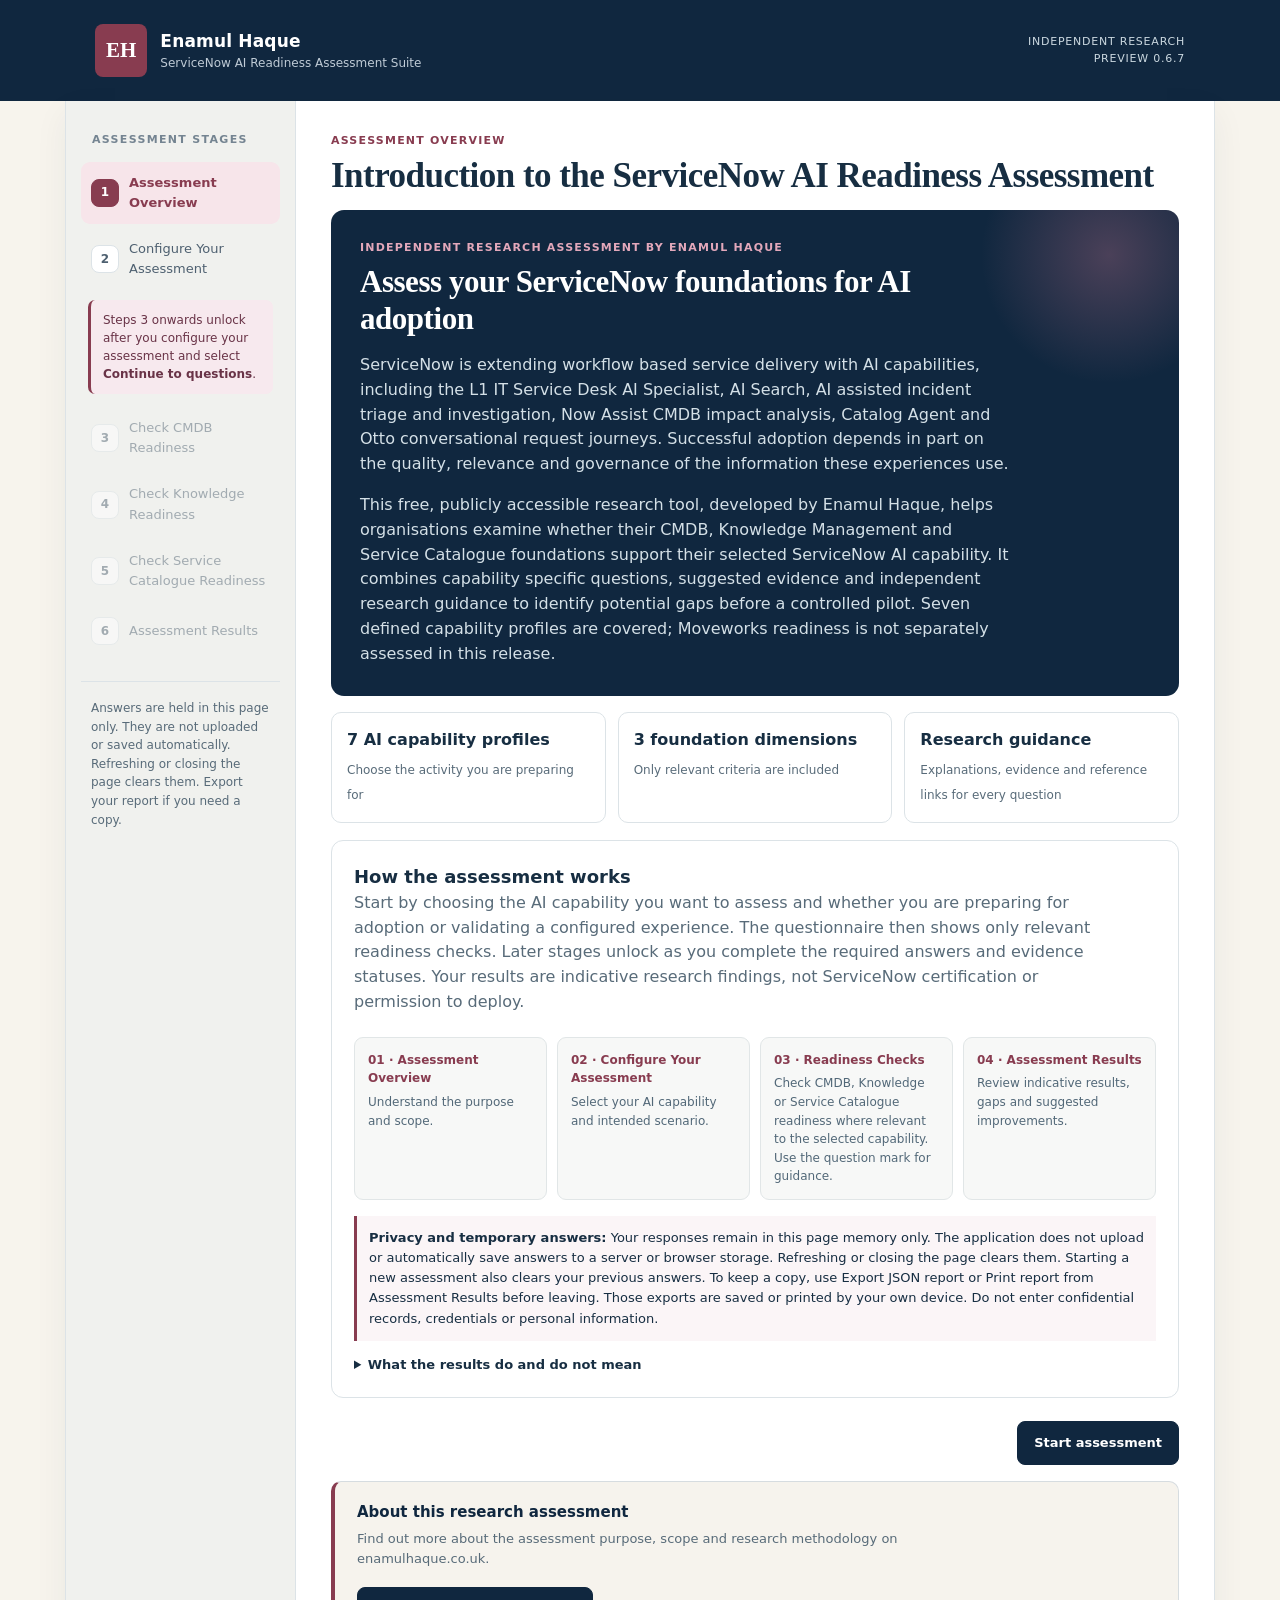
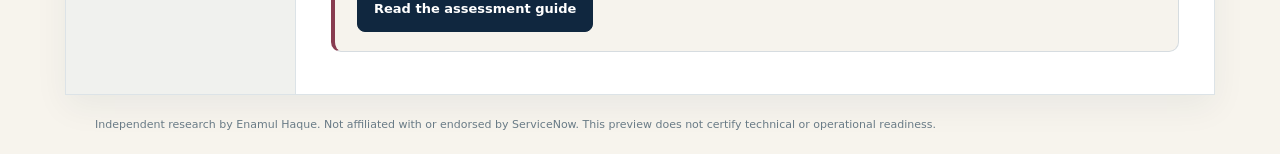
<file: servicenow-ai-readiness/index.html>
<!doctype html><html lang="en"><head><meta charset="utf-8"><meta name="viewport" content="width=device-width,initial-scale=1"><title>ServiceNow AI Readiness Assessment Suite | Research Preview 0.6.7</title><meta name="description" content="Independent research preview assessing CMDB, Knowledge and Service Catalogue foundations for named ServiceNow AI capabilities."><style>
:root{--ink:#172e42;--navy:#10273f;--wine:#883c50;--winep:#f8edf0;--cream:#f7f4ed;--white:#fff;--muted:#586b79;--line:#dce3e7;--good:#2b6d5c;--warn:#875e29;--bad:#8a3846;--shadow:0 12px 32px rgba(24,45,64,.06)}
*{box-sizing:border-box}body{background:var(--cream);color:var(--ink);font-family:system-ui,-apple-system,'Segoe UI',sans-serif;margin:0;line-height:1.55}button,select,textarea,input{font:inherit}button{cursor:pointer}a{color:var(--wine)}.shell{max-width:1150px;margin:auto}.masthead{background:var(--navy);color:#fff}.mastinner{padding:24px 30px;display:flex;justify-content:space-between;gap:16px;align-items:center}.mark{display:flex;align-items:center;gap:13px}.monogram{background:var(--wine);border-radius:8px;padding:10px 11px;font-family:Georgia,serif;font-size:21px;font-weight:bold}.brand{font-size:17px;font-weight:750;letter-spacing:.01em}.brandsub{font-size:12px;color:#bfcbd6}.tag{font-size:11px;color:#cbd8e0;text-align:right;letter-spacing:.07em;text-transform:uppercase}.layout{display:grid;grid-template-columns:230px 1fr;min-height:590px;background:#fff;border:1px solid var(--line);border-top:0;box-shadow:var(--shadow)}aside{background:#f0f1ee;padding:27px 15px;border-right:1px solid var(--line)}.asidelabel{color:#748491;font-size:11px;font-weight:800;letter-spacing:.12em;text-transform:uppercase;margin:3px 11px 14px}.step{border:0;background:transparent;width:100%;display:flex;align-items:center;gap:10px;text-align:left;padding:11px 10px;border-radius:9px;color:#4e6070;font-size:13px;margin:4px 0}.step[aria-current=step]{background:#f7e5ea;color:var(--wine);font-weight:750}.step:disabled{opacity:.48;cursor:not-allowed}.navunlocknote{margin:10px 7px 13px;padding:11px 12px;border-left:3px solid var(--wine);border-radius:7px;background:#f7e9ee;color:#693347;font-size:12px;line-height:1.5}.labelhint{display:block;margin-top:3px;color:var(--muted);font-size:12px;font-weight:400;line-height:1.5}.stepnum{background:white;border:1px solid var(--line);font-size:12px;font-weight:700;border-radius:8px;width:28px;height:28px;display:grid;place-items:center;flex-shrink:0}.step[aria-current=step] .stepnum{background:var(--wine);color:white;border-color:var(--wine)}.asidefoot{margin-top:25px;padding:17px 10px;border-top:1px solid var(--line);font-size:12px;color:var(--muted)}main{padding:31px 35px 42px;min-width:0}.eyebrow{text-transform:uppercase;color:var(--wine);font-size:11px;letter-spacing:.11em;font-weight:800}.serif{font-family:Georgia,'Times New Roman',serif;letter-spacing:-.015em}h1{font-size:35px;line-height:1.17;margin:7px 0 13px;font-weight:600}h2{font-size:29px;line-height:1.2;margin:8px 0 10px;font-weight:600}h3{font-size:18px;margin:0}.lede{color:var(--muted);max-width:760px;margin:0 0 22px}.small{font-size:12px;color:var(--muted)}.muted{color:var(--muted)}.panel{background:#fff;border:1px solid var(--line);border-radius:12px;padding:22px;margin:17px 0}.soft{background:#f8faf9}.fieldlabel{display:block;font-size:13px;font-weight:750;margin-bottom:7px}.field{width:100%;border:1px solid #bccbd2;border-radius:7px;background:#fff;padding:11px;color:var(--ink)}.selection{margin-top:10px}.scopeopt{display:flex;align-items:flex-start;gap:10px;margin:12px 0;padding:13px;border-radius:8px;border:1px solid var(--line);background:#fafbfa;font-size:13px}.scopeopt input{margin-top:4px;accent-color:var(--wine)}.btn{border:1px solid #bdcbd3;border-radius:8px;background:#fff;color:var(--ink);padding:11px 16px;font-size:13px;font-weight:750;display:inline-flex;gap:7px;align-items:center;justify-content:center}.btn.primary{background:var(--navy);border-color:var(--navy);color:white}.btn:disabled{opacity:.42;cursor:not-allowed}.btn:hover:not(:disabled){filter:brightness(.96)}.btnrow{display:flex;gap:10px;justify-content:space-between;flex-wrap:wrap;margin-top:23px}.btn[hidden]{display:none!important}.qitem{border:1px solid var(--line);border-radius:11px;background:#fff;padding:20px 21px;margin:14px 0}.qtop{display:flex;justify-content:space-between;gap:8px;align-items:center}.qid{font-size:11px;font-weight:800;color:var(--wine)}.critical{color:var(--bad);font-size:11px;font-weight:750}.qtext{font-size:16px;line-height:1.48;font-weight:700;margin:9px 0 15px}.answers{display:grid;grid-template-columns:repeat(5,1fr);gap:6px}.ans{border:1px solid #d5dfe3;color:#435b68;background:#f9fbfc;border-radius:7px;padding:10px 3px;min-width:0;font-size:12px}.ans.selected{border:2px solid var(--wine);background:var(--winep);color:var(--wine);font-weight:750;padding:9px 2px}.ans:disabled{opacity:.35;cursor:not-allowed}.help{border-radius:8px;background:#f2f6f6;padding:12px 13px;font-size:12px;color:#405f6e;margin-top:14px}.help p{margin:3px 0 9px}.help p:last-child{margin-bottom:0}.evidence{border-top:1px solid var(--line);margin-top:13px;padding-top:13px}.evidencegrid{display:grid;grid-template-columns:180px 1fr;gap:12px}.hint{font-size:11px;color:var(--muted)}.requiredmark{font-size:11px;color:var(--bad);font-weight:750;margin-left:6px}.validation-summary{background:#fff2f2;color:#762e3a;border:2px solid #b65466;border-radius:9px;padding:16px 18px;margin:16px 0 22px}.validation-summary:focus{outline:3px solid #b65466;outline-offset:3px}.validation-summary p{margin:6px 0}.validation-summary ul{margin:8px 0 0;padding-left:22px}.validation-summary a{color:#762e3a;text-decoration:underline}.qitem.has-error{border-color:#b65466;background:#fffdfd}.field-error{color:#942f44;font-size:12px;font-weight:650;margin:7px 0;line-height:1.5}.field[aria-invalid="true"]{border:2px solid #b65466;background:#fff8f8}.required-guidance{background:#f3f6f8;border-left:3px solid var(--navy);padding:12px 15px;border-radius:7px;font-size:13px;margin:14px 0 18px}.required-guidance p{margin:6px 0}.required-guidance p:last-child{margin-bottom:0}.progress{height:7px;border-radius:8px;background:#e4e9e9;overflow:hidden}.bar{height:100%;background:var(--wine);transition:width .2s}.progressline{display:flex;justify-content:space-between;font-size:12px;color:var(--muted);margin:12px 0 6px}.hidden{display:none!important}.resultgrid{display:grid;grid-template-columns:repeat(3,1fr);gap:13px;margin:18px 0}.metric{border:1px solid var(--line);border-radius:10px;padding:18px;background:white}.metric strong{font-family:Georgia,serif;font-size:32px;color:var(--ink);display:block}.metric label{font-size:12px;color:var(--muted)}.row{display:flex;align-items:center;justify-content:space-between;gap:12px}.mini{height:9px;background:#e6ebec;border-radius:9px;overflow:hidden}.mini div{height:100%;background:#6c9087}.resultdim{margin:14px 0}.issue{border-left:4px solid var(--wine);background:#fcf8f8;padding:14px 17px;border-radius:7px;margin:10px 0;font-size:13px}.issue strong{display:block}.linklist{display:flex;flex-wrap:wrap;gap:6px}.ref{font-size:11px;border:1px solid #cdd8dc;background:white;border-radius:6px;padding:3px 8px;text-decoration:none}.footer{padding:21px 30px;color:#697b86;font-size:11px}.toast{border:1px solid #b4d0c6;background:#f2fbf6;padding:10px;border-radius:8px;color:#2b6254;font-size:12px}.warning{background:#fff9f0;border:1px solid #e5d9bf;color:#65522c;padding:12px;border-radius:8px;font-size:12px}.methoddetails{background:#fbfbf9;border:1px solid var(--line);border-radius:10px;padding:16px;margin-top:15px}.methoddetails summary{font-weight:750;cursor:pointer}.methoddetails p{font-size:13px}.neutralpill{font-size:10px;background:#edf2f3;border:1px solid #d7e0e3;padding:4px 7px;border-radius:50px}.note{min-height:44px}.visuallyhidden{position:absolute;clip:rect(0 0 0 0);width:1px;height:1px;overflow:hidden}a:focus,button:focus,select:focus,textarea:focus,input:focus{outline-offset:3px;outline:2px solid #9e6275}
@media(max-width:760px){.layout{grid-template-columns:1fr}aside{display:flex;gap:5px;overflow-x:auto;align-items:center;padding:10px 8px;border-bottom:1px solid var(--line);border-right:0}.asidelabel,.asidefoot{display:none}.step{width:auto;min-width:115px;white-space:nowrap;margin:0}.stepnum{width:23px;height:23px}main{padding:23px 17px}.mastinner{padding:16px}.tag{display:none}.answers{grid-template-columns:repeat(3,1fr)}.evidencegrid{grid-template-columns:1fr}.resultgrid{grid-template-columns:1fr}h1{font-size:29px}h2{font-size:24px}}
@media print{body{background:white}.masthead,.footer,aside,.btnrow,.no-print{display:none!important}.layout{display:block;border:0}main{padding:0}.qitem{break-inside:avoid}.panel{break-inside:avoid}a{color:black}}
.qprompt{display:flex;align-items:flex-start;gap:12px;justify-content:space-between;margin:8px 0 14px}.qprompt .qtext{margin:0;flex:1}.qhelpwrap{position:relative;flex-shrink:0}.qhelpbtn{width:29px;height:29px;border:1.5px solid #8e6371;border-radius:50%;background:#fff;color:#883c50;font-weight:800;font-size:15px;line-height:1;display:grid;place-items:center}.qhelpbtn:hover,.qhelpbtn:focus-visible,.qhelpwrap.open .qhelpbtn{background:#883c50;color:white}.qtip{display:none;position:absolute;z-index:50;top:calc(100% + 9px);right:0;width:min(400px,calc(100vw - 44px));max-height:min(70vh,420px);overflow:auto;background:#10273f;color:white;border:1px solid #324d61;border-radius:11px;padding:18px;box-shadow:0 18px 42px rgba(0,0,0,.22);font-size:12px;font-weight:400;line-height:1.5}.qhelpwrap:hover .qtip,.qhelpwrap:focus-within .qtip,.qhelpwrap.open .qtip{display:block}.qtip strong{color:#fff;display:block;margin:5px 0 4px;font-size:12px}.qtip p{margin:2px 0 13px;color:#e7edf2}.qtip .ref{color:#23384a}.qtip .qtipintro{color:#ffc7d8;font-size:11px;font-weight:750;letter-spacing:.05em;margin-bottom:10px}.qhelpbtn:focus-visible{outline:2px solid #ffd0dc;outline-offset:3px}.welcomehero{border-radius:13px;padding:29px;background:#10273f;color:#fff;position:relative;overflow:hidden}.welcomehero:after{content:"";position:absolute;right:-65px;top:-90px;width:270px;height:270px;background:radial-gradient(circle,rgba(198,118,143,.32),transparent 67%);pointer-events:none}.welcomehero h2{color:#fff;font-size:31px;margin:7px 0 12px;max-width:660px}.welcomehero p{color:#d4e0e7;max-width:650px;margin-bottom:0}.welcomehero .eyebrow{color:#e3a8bb}.welcomemeta{display:grid;grid-template-columns:repeat(3,minmax(0,1fr));gap:12px;margin:16px 0}.welcomeitem{border:1px solid #dce3e7;border-radius:10px;padding:15px;background:#fff}.welcomeitem strong{display:block;margin-bottom:5px}.journey{display:grid;grid-template-columns:repeat(4,minmax(0,1fr));gap:10px}.journeystep{background:#f7f8f7;border:1px solid #e1e6e7;border-radius:9px;padding:13px;font-size:12px}.journeystep b{font-size:12px;color:#883c50}.journeystep p{margin:5px 0 0;color:#526878}.welcomelink{color:#883c50;font-weight:650}.landingnotice{border-left:3px solid #883c50;padding:12px;background:#fbf5f7;font-size:13px;margin-top:16px}.introdetails{margin-top:14px}.introdetails summary{cursor:pointer;font-weight:700;font-size:13px}
@media(max-width:760px){.welcomemeta{grid-template-columns:1fr}.journey{grid-template-columns:repeat(2,1fr)}.welcomehero{padding:23px}.welcomehero h2{font-size:26px}}
@media(max-width:460px){.journey{grid-template-columns:1fr}.qtip{right:-7px;max-width:calc(100vw - 35px)}}
.stagefieldset{border:0;padding:0;margin:17px 0}.stagefieldset legend{padding:0;margin-bottom:9px}.stagechoices{display:grid;grid-template-columns:repeat(2,minmax(0,1fr));gap:12px}.stagecard{border:1.5px solid #cdd7db;border-radius:10px;background:#fafbf9;display:flex;align-items:flex-start;gap:11px;padding:16px;cursor:pointer}.stagecard.chosen{border:2px solid #883c50;background:#f9eff2;padding:15.5px}.stagecard input{margin-top:4px;accent-color:#883c50;flex:none}.stagecard strong{display:block;font-size:14px;color:#172e42}.stagecard small{display:block;color:#546e7b;font-size:12px;margin-top:5px;line-height:1.45}.stagecurrent{margin:0 0 14px;background:#f7edf0;color:#733747;padding:10px 13px;border:1px solid #ecd5dd;border-radius:8px;font-size:12px}.impactnote{font-size:12px;color:#375564;background:#f0f6f6;padding:12px;border-left:3px solid #537d81;border-radius:6px;margin:12px 0}@media(max-width:650px){.stagechoices{grid-template-columns:1fr}}

.foundationsection{margin:21px 0 16px}.foundationsection h3{font-family:Georgia,serif;font-size:20px;font-weight:600;margin:8px 0}.foundationgrid{display:grid;grid-template-columns:repeat(3,minmax(0,1fr));gap:10px;margin:14px 0}.foundationcard{border:1px solid #dce4e4;padding:14px;border-radius:10px;background:#fff;min-width:0}.foundationcard.included{border-color:#9daeb6;background:#f6f9f9}.foundationcard.excluded{opacity:.74}.foundationhead{display:flex;flex-direction:column;align-items:flex-start;gap:7px}.foundationhead strong{font-size:13px}.foundationstatus{font-size:10px;border-radius:20px;background:#e7edef;color:#284659;padding:5px 8px}.foundationcard.excluded .foundationstatus{background:#f0f0ee;color:#747e81}.foundationcard p{font-size:11px;line-height:1.55;color:#526875}.foundationcard a{color:#7f344c;margin-right:5px}.scopeopt{margin-top:10px}@media(max-width:650px){.foundationgrid{grid-template-columns:1fr}}
.research-return{display:flex;align-items:center;justify-content:space-between;gap:18px;flex-wrap:wrap;margin-top:22px;padding:19px 22px;background:#f6f3ed;border:1px solid #d6dce0;border-left:4px solid var(--wine);border-radius:10px}.research-return strong{display:block;color:var(--navy);font-size:15px}.research-return p{margin:5px 0 0;color:var(--muted);font-size:13px;max-width:560px}.research-return a.btn.primary{color:#fff!important;text-decoration:none;white-space:normal;text-align:center}.research-return a:focus-visible{outline:3px solid #a54d6b;outline-offset:3px}@media(max-width:640px){.research-return{align-items:stretch;padding:17px}.research-return a.btn{width:100%}}
.research-return[hidden]{display:none!important}.research-return{margin-top:16px}
</style></head><body><header class="masthead"><div class="shell mastinner"><div class="mark"><div class="monogram">EH</div><div><div class="brand">Enamul Haque</div><div class="brandsub">ServiceNow AI Readiness Assessment Suite</div></div></div><div class="tag">Independent research<br>Preview 0.6.7</div></div></header><div class="shell layout"><aside><div class="asidelabel">Assessment stages</div><nav id="stepList" aria-label="Assessment navigation"></nav><div class="asidefoot">Answers are held in this page only. They are not uploaded or saved automatically. Refreshing or closing the page clears them. Export your report if you need a copy.</div></aside><main><div id="sectionEyebrow" class="eyebrow"></div><h1 id="title" class="serif"></h1><div class="progressline" id="progressWrap"><span>Assessment progress</span><span id="progressText"></span></div><div class="progress" id="barWrap"><div id="progressBar" class="bar"></div></div><section id="content" aria-live="polite"></section><div class="btnrow"><button id="btnBack" class="btn" type="button">Back</button><button id="btnOverview" class="btn" type="button" hidden>Return to Assessment Overview</button><button id="btnNext" class="btn primary" type="button">Continue</button></div><nav id="guideAfterStart" class="research-return" aria-label="Learn about the assessment" hidden><div><strong>About this research assessment</strong><p>Find out more about the assessment purpose, scope and research methodology on enamulhaque.co.uk.</p></div><a id="read-assessment-guide" class="btn primary" href="https://enamulhaque.co.uk/servicenow-ai-readiness/">Read the assessment guide</a></nav></main></div><footer class="shell footer">Independent research by Enamul Haque. Not affiliated with or endorsed by ServiceNow. This preview does not certify technical or operational readiness.</footer><script>const DATA={"name":"ServiceNow AI Readiness Assessment Suite","version":"0.6.7","published":"2026-11-10","author":"Enamul Haque","disclaimer":"Independent research preview. Foundation suitability is not ServiceNow certification or authorisation to deploy AI. Results are based on user supplied answers, applicability and evidence claims. Verify release, licence, configuration, security and real outcomes separately.","refs":{"R1":{"title":"ServiceNow Knowledge Base readiness","url":"https://www.servicenow.com/docs/r/intelligent-experiences/sn-ai-impl-kb-readiness.html","kind":"Official product documentation, Australia release"},"R2":{"title":"ServiceNow AI Search readiness","url":"https://www.servicenow.com/docs/r/intelligent-experiences/sn-ai-impl-ai-search.html","kind":"Official product documentation, Australia release"},"R3":{"title":"ServiceNow incident categorisation agentic workflow","url":"https://www.servicenow.com/docs/r/it-service-management/now-assist-for-it-service-management-itsm/now-assist-itsm-aiagents-catincidents-usecase.html","kind":"Official product documentation, verify selected release"},"R5":{"title":"ServiceNow analyze change and incident impact","url":"https://www.servicenow.com/docs/r/servicenow-platform/now-assist-for-configuration-management-database-cmdb/na-cmdb-skill-impact-analysis-use.html","kind":"Official product documentation, Australia release"},"R6":{"title":"ServiceNow analyze impact workflow reference","url":"https://www.servicenow.com/docs/r/servicenow-platform/now-assist-for-configuration-management-database-cmdb/na-cmdb-skill-impact-analysis-ref.html","kind":"Official product documentation, Australia release"},"R7":{"title":"ServiceNow Catalog Agent","url":"https://www.servicenow.com/docs/r/servicenow-platform/service-catalog/c_catalog_agent.html","kind":"Official product documentation, Australia release"},"R8":{"title":"ServiceNow conversational catalog status conditions","url":"https://www.servicenow.com/docs/r/servicenow-platform/service-catalog/catalog-conv-limitations.html","kind":"Official product documentation, Australia release"},"R9":{"title":"ServiceNow Service Catalog readiness","url":"https://www.servicenow.com/docs/r/intelligent-experiences/sn-ai-impl-srvc-catalog.html","kind":"Official product documentation, Australia release"},"R10":{"title":"ServiceNow Otto for Virtual Agent readiness","url":"https://www.servicenow.com/docs/r/intelligent-experiences/sn-ai-impl-nava.html","kind":"Official product documentation, Australia release"},"R12":{"title":"ServiceNow CMDB Health overview","url":"https://www.servicenow.com/docs/r/servicenow-platform/configuration-management-database-cmdb/overview-cmdb-health.html","kind":"Official product documentation, Australia release"},"R13":{"title":"ServiceNow Common Service Data Model","url":"https://www.servicenow.com/docs/r/xanadu/servicenow-platform/common-service-data-model-csdm/csdm-landing-page.html","kind":"Official documentation, Xanadu release. Cross release use requires verification"},"P1":{"title":"L1 Specialist Implementor Playbook","url":"https://www.servicenow.com/community/itsm-articles/l1-it-service-desk-ai-specialist-implementor-s-playbook/ta-p/3612829","kind":"ServiceNow Community implementation guidance, distinct from product documentation"},"A1":{"title":"Can We Delegate IT Service Delivery to ServiceNow AI?","url":"https://enamulhaque.co.uk/can-we-delegate-it-service-delivery-to-servicenow-ai/","kind":"Author independent research and commentary"},"A2":{"title":"Who Puts AI to Work? The Rise of the Forward Deployed Engineer","url":"https://enamulhaque.co.uk/who-puts-ai-to-work-the-rise-of-the-forward-deployed-engineer/","kind":"Author research and tacit tax concept"},"R14":{"title":"L1 IT Service Desk AI Specialist FAQ","url":"https://www.servicenow.com/community/itsm-articles/l1-it-service-desk-ai-specialist-faq/ta-p/3612816","kind":"ServiceNow Community FAQ, revised October 2026, not a contractual specification"},"R15":{"title":"Investigate and resolve ITSM incidents","url":"https://www.servicenow.com/docs/r/zurich/it-service-management/now-assist-for-it-service-management-itsm/now-assist-itsm-aiagents-incident-resolver-workflow.html","kind":"Official ServiceNow Zurich documentation"},"R16":{"title":"Now Assist Suite release notes, April 2026","url":"https://www.servicenow.com/docs/r/store-release-notes/na-suite-rn-2026-04-09.html","kind":"Official ServiceNow release notes, refer to installed product version"},"R17":{"title":"ServiceNow Otto for Virtual Agent readiness","url":"https://www.servicenow.com/docs/r/intelligent-experiences/sn-ai-impl-nava.html","kind":"Official ServiceNow Australia documentation"}},"criteria":[{"id":"C01","dimension":"CMDB","text":"For the selected AI scenarios, is the correct affected configuration item identifiable in the CMDB?","why":"The impact workflow needs the affected CI identifier to determine where dependency tracing begins. Wrong or ambiguous CI records can produce an incorrect analysis.","evidence":"Sample incident or change records with the affected CI, CI identifiers and a check for duplicate or obsolete entries.","refs":["R5","R6","R12"],"improve":"Correct the CI reference on selected records and resolve duplicate or obsolete CI entries.","learn":"Whether an assessor can identify the intended configuration item reliably before AI analysis is enabled. A change or incident record can point to the CI, or the CI can be supplied directly.","requiresValidation":false},{"id":"C02","dimension":"CMDB","text":"For AI incident categorisation, are the affected configuration items associated with the correct services and service offerings?","why":"Some incident categorisation experiences use service associations to identify which service or offering is affected. This criterion is not a universal requirement for CMDB impact analysis.","evidence":"Samples of affected CIs and mapped service and service offering fields for the selected incident types.","refs":["R3","R13"],"improve":"Correct the service associations used for incident categorisation.","learn":"Whether service associations support the selected incident categorisation scenarios. It does not establish the quality of the dependency graph used by the impact analysis agent.","requiresValidation":false},{"id":"C03","dimension":"CMDB","text":"Does the CMDB contain accurate dependency relationships showing which other CIs and services depend on each affected CI?","why":"The documented impact workflow traces upstream dependencies using CMDB relationships in cmdb_rel_ci. Missing or incorrectly directed relationships can hide impacted components and services.","evidence":"Review direct relationship records in cmdb_rel_ci. Trace sample dependency paths from the affected CI and compare them with known impacts.","refs":["R5","R6"],"improve":"Correct missing, inaccurate or reversed dependency relationships relevant to the selected scenarios.","learn":"Whether AI can follow reliable dependency paths from the affected CI to components or services potentially impacted by the selected change or incident.","requiresValidation":false},{"id":"C04","dimension":"CMDB","text":"Are the CI records and dependency relationships needed for the selected impact scenarios accurate and sufficiently current?","why":"AI reasons over the CMDB context it receives. Old or inaccurate CI data and relationships weaken the impact assessment.","evidence":"Sample record checks against maintained sources, last update information and confirmation of relevant dependency accuracy.","refs":["R12"],"improve":"Update stale CI information and correct inaccurate dependency records.","learn":"Whether the selected dependency data accurately represents the environment being assessed.","requiresValidation":false},{"id":"C05","dimension":"CMDB","text":"Is there an accountable owner and a correction process for defects in the relevant CI and dependency data?","why":"This is an independent governance recommendation. ServiceNow does not list the existence of a named correction owner as an invocation prerequisite, but persistent defects weaken repeated AI assessments.","evidence":"Named data owners, sample data quality remediation records and a repeatable correction process.","refs":["R12","R13"],"improve":"Identify accountable data owners and establish a defect correction procedure.","learn":"Whether discovered CMDB defects have a route to remediation, rather than continuing to affect future AI analyses.","requiresValidation":false},{"id":"C06","dimension":"CMDB","text":"In a configured environment, can an authorised user invoke impact analysis and read the required CMDB and incident or change information?","why":"The documented workflow requires appropriate access, including the itil role for reading relevant records and invoking impact analysis. Access needs to be tested after configuration.","evidence":"Positive and negative access tests with appropriate user roles, the relevant incident or change records and impact analysis invocation.","refs":["R5","R6"],"improve":"Confirm the required roles and permissions, then retest the configured impact workflow.","learn":"Whether the chosen user and configured experience can carry out the documented operation using authorised permissions.","requiresValidation":true},{"id":"C07","dimension":"CMDB","text":"For each selected impact scenario, is there a clear description of the proposed change or incident for AI to assess?","why":"The documented impact workflow uses a change or incident description alongside the affected CI. Vague descriptions reduce the quality of AI reasoning about likely impact.","learn":"Whether enough information about the planned change or incident is available for the AI to reason about the scope and possible consequences.","evidence":"Representative incident or change descriptions, including the action, affected CI, purpose and operational context. A direct invocation can supply a CI identifier and description.","improve":"Improve change or incident descriptions so the proposed action, affected CI and operational context are clear.","refs":["R5","R6"],"requiresValidation":false},{"id":"K01","dimension":"Knowledge","text":"Do approved articles cover the actual questions and incident categories selected for this AI capability?","why":"Content outside the selected demand patterns does not support useful answers or resolutions.","evidence":"Top incident categories and queries mapped to relevant published articles.","refs":["R1","P1"],"improve":"Prioritise coverage of the common scoped incidents and questions.","learn":"Whether approved knowledge covers the real questions and incident categories within the chosen AI scope. Missing coverage becomes a priority for knowledge preparation.","requiresValidation":false},{"id":"K02","dimension":"Knowledge","text":"For selected incident types, are the instructions complete, ordered and usable by the intended audience?","why":"Autonomous investigation requires repeatable procedures, not merely topic descriptions.","evidence":"Subject matter review and walkthrough of sample diagnosis and resolution steps.","refs":["R1","P1"],"improve":"Rewrite procedures with prerequisites, diagnostic steps and expected results.","learn":"Whether the selected incident procedures contain enough ordered detail for an AI assistant or specialist to follow safely and consistently.","requiresValidation":false},{"id":"K03","dimension":"Knowledge","text":"Are operational decisions, exceptions, unsafe conditions and escalation triggers documented rather than known only to experienced staff?","why":"The tacit tax arises when the knowledge AI needs remains informal and inaccessible.","evidence":"Analyst interviews, exception tables, policy conditions and escalation walkthroughs.","refs":["P1","A2"],"improve":"Capture undocumented decision rules, exceptions and escalation boundaries.","learn":"Whether undocumented analyst judgement, exceptions and escalation rules would create gaps when work is delegated to AI.","requiresValidation":false},{"id":"K04","dimension":"Knowledge","text":"Have relevant articles been validated for accuracy and contradictions against current operational practice?","why":"Conflicting or incorrect instructions can make grounded answers unreliable.","evidence":"Article owner sign off and sampled comparison with real working practices.","refs":["R1","P1"],"improve":"Resolve contradictory guidance and validate material instructions with service owners.","learn":"Whether the knowledge used for generated answers and resolution steps is accurate and free from conflicting instructions.","requiresValidation":false},{"id":"K05","dimension":"Knowledge","text":"Are the relevant articles clearly structured, described by metadata and maintained through a review process?","why":"Well structured, current content improves retrievability and interpretation.","evidence":"Article templates, metadata completeness, review dates and stale content reports.","refs":["R1"],"improve":"Apply consistent templates and establish scheduled maintenance.","learn":"Whether relevant articles are organised and maintained so that the intended AI experience can interpret and retrieve them reliably.","requiresValidation":false},{"id":"K06","dimension":"Knowledge","text":"Can the selected AI experience retrieve the relevant published articles through its configured search sources and profiles?","why":"A correct article offers no value if the AI experience cannot find it.","evidence":"Index status, source and search profile configuration, query test results.","refs":["R2"],"improve":"Correct indexing and search profile configuration, then test representative queries.","learn":"Whether the AI Search configuration actually retrieves suitable published articles for representative questions.","requiresValidation":true},{"id":"K07","dimension":"Knowledge","text":"Do knowledge retrieval and generated responses respect the intended user and agent access restrictions?","why":"Restricted articles must not appear in responses to unauthorised users.","evidence":"Positive and negative access tests with appropriate identities and content classes.","refs":["R2","P1"],"improve":"Fix access controls and retest restricted retrieval before any pilot.","learn":"Whether knowledge retrieval and generated responses protect restricted information for the relevant user and agent identities.","requiresValidation":true},{"id":"S01","dimension":"Catalogue","text":"Are active catalogue items available for the request types the selected AI experience must recognise or fulfil?","why":"AI needs a valid target for intended requests and redirection.","evidence":"Request demand mapped to active items and allowed requester audiences.","refs":["R9","P1"],"improve":"Prioritise missing items for common request intents.","learn":"Whether valid catalogue destinations exist for the requests the AI experience is expected to recognise or fulfil.","requiresValidation":false},{"id":"S02","dimension":"Catalogue","text":"Are catalogue item names, descriptions and guidance clear enough for AI to distinguish similar requests?","why":"Ambiguous item descriptions increase incorrect request selection.","evidence":"Item metadata review and sample utterance matching checks.","refs":["R9","R7"],"improve":"Clarify labels, descriptions, eligibility and alternative request paths.","learn":"Whether the intended AI experience can distinguish similar catalogue items using their descriptions and eligibility information.","requiresValidation":false},{"id":"S03","dimension":"Catalogue","text":"Do the items selected for conversational ordering meet the requirements of the chosen Catalog Agent experience?","why":"Unsupported item configurations fall back to a form or prevent a full conversation.","evidence":"Conversational coverage report and checks for supported variables and scripting.","refs":["R7","R8"],"improve":"Review item eligibility for the specific mechanism and keep safe form fallback.","learn":"Whether selected items can be handled by the specific conversational catalogue capability, rather than unexpectedly falling back to forms.","requiresValidation":false},{"id":"S04","dimension":"Catalogue","text":"Can the conversation collect and correctly validate the mandatory information needed to submit those requests?","why":"Incomplete or incorrectly mapped variables produce failed or unsuitable requests.","evidence":"Variable mapping tests, mandatory field scenarios and conditional input examples.","refs":["R7","R8"],"improve":"Simplify variables or implement supported validation and dialogue flows.","learn":"Whether the conversational flow can collect complete, valid request data before submission.","requiresValidation":true},{"id":"S05","dimension":"Catalogue","text":"Are user eligibility, entitlements and approval rules enforced by the underlying ServiceNow workflow?","why":"An AI recommendation must not bypass access and approval controls.","evidence":"Request impersonation cases, positive and negative authorisation tests, approval history.","refs":["R9","P1"],"improve":"Enforce user criteria and approvals at platform level, then retest.","learn":"Whether the platform enforces requester eligibility and approval policies even when the request begins in an AI conversation.","requiresValidation":false},{"id":"S06","dimension":"Catalogue","text":"Do AI initiated submissions create the correct request records and enter a working fulfilment process?","why":"Successful conversational intake is insufficient without controlled downstream execution.","evidence":"Test order record, fulfilment owner, approval status and tracking history.","refs":["R7","P1"],"improve":"Fix fulfilment integration and verify record creation and tracking.","learn":"Whether an AI initiated request produces the correct records and can be tracked through real fulfilment.","requiresValidation":true},{"id":"S07","dimension":"Catalogue","text":"When a request is unclear or unsupported, does the experience provide safe clarification, form fallback or human escalation?","why":"The system must handle exceptions without inventing or forcing unsafe requests.","evidence":"Ambiguous, cancelled and unsupported request tests and fallback results.","refs":["R8","R10","P1"],"improve":"Document and test the clarification and fallback routes.","learn":"Whether ambiguous or unsupported requests have a safe way to clarify, redirect or reach a human rather than producing an unsuitable request.","requiresValidation":true}],"capabilities":[{"id":"l1","name":"L1 IT Service Desk AI Specialist","summary":"Resolve selected L1 incidents with procedural knowledge, historical context and supported catalogue or CI activities where those scenarios apply.","core":["K01","K02","K03","K04","K05","K06","K07"],"optional":[{"id":"l1cat","label":"Include incident redirection or access requests using catalogue items","criteria":["S01","S02","S05","S07"],"defaultSelected":true},{"id":"l1ci","label":"Include incident investigation that uses CI and service context","criteria":["C01","C02","C04","C05","C06"],"defaultSelected":true}],"gates":["K02","K03","K07","S05","C06"],"references":["P1","R1"],"preparationNote":"The preparation assessment does not prove that this capability is configured, permitted or capable of reliable execution.","foundations":{"Knowledge":{"role":"core","reason":"Procedural articles, documented exceptions and authorised search support investigation and resolution.","sources":["P1","R14"]},"Catalogue":{"role":"conditional","reason":"Catalogue information supports identifying incidents that are actually requests, suggesting an appropriate item and eligible request scenarios. It is not necessary for every incident.","sources":["P1","R14"]},"CMDB":{"role":"conditional","reason":"CI identity and service context matter when the selected L1 workflow classifies CIs or investigates a configuration related issue. Full dependency topology is not a universal prerequisite.","sources":["R16","P1"]}},"otherRequirements":"Additional technical and operational requirements such as incident history, AI entitlements, assignment routing, access policy and controlled testing are outside this three foundation assessment."},{"id":"search","name":"AI Search and Otto knowledge answers","summary":"Grounded knowledge responses to approved user questions.","core":["K01","K04","K05","K06","K07"],"optional":[{"id":"searchprocedures","label":"Include procedural troubleshooting answers","criteria":["K02","K03"]}],"gates":["K06","K07"],"references":["R1","R2"],"preparationNote":"The preparation assessment does not prove that this capability is configured, permitted or capable of reliable execution.","foundations":{"Knowledge":{"role":"core","reason":"Approved published articles, correct indexing and authorised retrieval support grounded answers.","sources":["R1","R2"]},"Catalogue":{"role":"none","reason":"The selected profile tests knowledge answers, not conversational item selection or ordering.","sources":["R2"]},"CMDB":{"role":"none","reason":"No CMDB activity is selected in this knowledge answer profile.","sources":["R2"]}},"otherRequirements":"Additional technical and operational requirements such as incident history, AI entitlements, assignment routing, access policy and controlled testing are outside this three foundation assessment."},{"id":"triage","name":"ITSM AI incident triage and categorisation","summary":"Classification of relevant configuration items, services and offerings.","core":["C01","C02","C04","C05","C06"],"optional":[],"gates":["C02","C06"],"references":["R3"],"preparationNote":"The preparation assessment does not prove that this capability is configured, permitted or capable of reliable execution.","foundations":{"Knowledge":{"role":"none","reason":"The selected triage profile does not assess resolution knowledge.","sources":["R3"]},"Catalogue":{"role":"none","reason":"The documented workflow classifies services and service offerings, not request catalogue items.","sources":["R3"]},"CMDB":{"role":"core","reason":"The workflow assigns relevant CIs, services and service offerings when classifying incidents.","sources":["R3"]}},"otherRequirements":"Additional technical and operational requirements such as incident history, AI entitlements, assignment routing, access policy and controlled testing are outside this three foundation assessment."},{"id":"investigation","name":"ITSM AI investigation workflow","summary":"Investigate incidents using relevant knowledge and available record context.","core":["K01","K02","K03","K04","K05","K06","K07","S01","S02"],"optional":[{"id":"invci","label":"Include investigation based on CI and service context","criteria":["C01","C02","C04","C05","C06"]},{"id":"invcat","label":"Include request redirection with clarification or human fallback","criteria":["S07"]}],"gates":["K06","K07","C06"],"references":["R1","R2"],"preparationNote":"The preparation assessment does not prove that this capability is configured, permitted or capable of reliable execution.","foundations":{"Knowledge":{"role":"core","reason":"The documented resolution investigation uses relevant knowledge articles and similar incidents.","sources":["R15"]},"Catalogue":{"role":"core","reason":"The documented investigation workflow searches for and recommends related catalogue items; this is distinct from submitting an order.","sources":["R15"]},"CMDB":{"role":"conditional","reason":"CI context is relevant when the chosen investigation also uses related configuration records or the Incident Assist experience.","sources":["R16"]}},"otherRequirements":"Additional technical and operational requirements such as incident history, AI entitlements, assignment routing, access policy and controlled testing are outside this three foundation assessment."},{"id":"impact","name":"Now Assist CMDB impact analysis","summary":"Assess whether the correct affected CI, change or incident context and CMDB dependency paths can support an AI impact assessment.","core":["C01","C03","C04","C05","C07","C06"],"optional":[],"gates":["C01","C03","C06"],"references":["R5","R6"],"preparationNote":"The preparation assessment does not prove that this capability is configured, permitted or capable of reliable execution.","foundations":{"Knowledge":{"role":"none","reason":"The documented impact calculation does not require a knowledge article corpus.","sources":["R5"]},"Catalogue":{"role":"none","reason":"Catalogue item eligibility is not an input to the documented dependency topology traversal.","sources":["R5"]},"CMDB":{"role":"core","reason":"The impact workflow needs an affected CI, a meaningful change or incident description and upstream dependency relationships.","sources":["R5","R6"]}},"otherRequirements":"Additional technical and operational requirements such as incident history, AI entitlements, assignment routing, access policy and controlled testing are outside this three foundation assessment."},{"id":"catalog","name":"Catalog Agent conversational requests","summary":"Find suitable items, collect required information and submit authorised requests.","core":["S01","S02","S03","S04","S05","S06","S07"],"optional":[],"gates":["S03","S04","S05","S06"],"references":["R7","R8","R9"],"preparationNote":"The preparation assessment does not prove that this capability is configured, permitted or capable of reliable execution.","foundations":{"Knowledge":{"role":"none","reason":"Knowledge may enhance an extended journey but is not a core input to this catalogue ordering profile.","sources":["R7"]},"Catalogue":{"role":"core","reason":"The Catalog Agent needs eligible items, variable definitions, requester rules and functioning fulfilment.","sources":["R7","R9"]},"CMDB":{"role":"none","reason":"CMDB relationships are not a general prerequisite for conversational catalogue ordering.","sources":["R7"]}},"otherRequirements":"Additional technical and operational requirements such as incident history, AI entitlements, assignment routing, access policy and controlled testing are outside this three foundation assessment."},{"id":"otto","name":"Otto conversational request journey","summary":"Help a user find and complete an eligible catalogue request.","core":["S01","S02","S03","S04","S05","S06","S07"],"optional":[{"id":"ottoqa","label":"Also include knowledge answers during the request journey","criteria":["K01","K04","K05","K06","K07"]}],"gates":["S05","S06","K07"],"references":["R10","R9"],"preparationNote":"The preparation assessment does not prove that this capability is configured, permitted or capable of reliable execution.","foundations":{"Knowledge":{"role":"conditional","reason":"A combined conversational journey may answer knowledge questions before or during a request.","sources":["R17"]},"Catalogue":{"role":"core","reason":"This selected Otto journey is for conversational service requests and depends on eligible catalogue items.","sources":["R17","R9"]},"CMDB":{"role":"none","reason":"The selected conversational request journey does not assess CI impact analysis.","sources":["R17"]}},"otherRequirements":"Additional technical and operational requirements such as incident history, AI entitlements, assignment routing, access policy and controlled testing are outside this three foundation assessment."}],"responseRubric":{"yes":"The criterion is satisfied in the selected scope. Supporting evidence should be available.","partial":"The condition is present in some scenarios, but gaps remain.","no":"The criterion is not satisfied in the selected scope.","unknown":"Not enough information has been gathered to make a claim.","na":"Excluded by the assessor with a written scope justification. This does not confirm the requirement is irrelevant."},"evidenceRubric":{"none":"No supporting evidence reported.","reviewed":"Assessor reports inspecting supporting records or documents.","tested":"Assessor reports running representative checks. The application does not independently verify these claims."}};
const $=(s)=>document.querySelector(s);
const byId=Object.fromEntries(DATA.criteria.map(q=>[q.id,q]));
const responses={};
let profileId='l1', stage=0, scope={}, assessmentMode='planning', validationSection=null, configured=false;
function initialScope(id){const p=DATA.capabilities.find(c=>c.id===id);return Object.fromEntries((p?.optional||[]).filter(o=>o.defaultSelected).map(o=>[o.id,true]));}
scope=initialScope(profileId);
function escapeText(s){return String(s??'').replace(/[&<>"']/g,c=>({'&':'&amp;','<':'&lt;','>':'&gt;','"':'&quot;',"'":'&#39;'}[c]));}
function currentProfile(){return DATA.capabilities.find(c=>c.id===profileId);}
function includedIds(){let p=currentProfile(), ids=[...p.core];for(const opt of p.optional){if(scope[opt.id])ids.push(...opt.criteria);}return [...new Set(ids)];}
function requiresValidation(id){return !!byId[id]?.requiresValidation;}
function activeIds(){return includedIds().filter(id=>assessmentMode==='validation'||!requiresValidation(id));}
function deferredIds(){return includedIds().filter(id=>assessmentMode==='planning'&&requiresValidation(id));}
function includedQuestions(){return activeIds().map(id=>byId[id]).filter(Boolean);}
function sections(){let dimNames=['CMDB','Knowledge','Catalogue'];return ['Welcome','Setup',...dimNames.filter(d=>includedQuestions().some(q=>q.dimension===d)),'Results'];}
function activeQuestions(d){return includedQuestions().filter(q=>q.dimension===d);}
function stepLabel(n){return ({Welcome:'Assessment Overview',Setup:'Configure Your Assessment',CMDB:'Check CMDB Readiness',Knowledge:'Check Knowledge Readiness',Catalogue:'Check Service Catalogue Readiness',Results:'Assessment Results'})[n]||n;}
function canVisitStep(index){
 const names=sections();
 if(!Number.isInteger(index)||index<0||index>=names.length)return false;
 if(index<2)return true;
 if(!configured)return false;
 return names.slice(2,index).every(dim=>activeQuestions(dim).every(q=>validResponse(q.id)));
}
function stepLockReason(index){
 if(index<2)return '';
 if(!configured)return 'Complete Configure Your Assessment and select Continue to questions first.';
 return 'Complete the earlier readiness questions before opening this section.';
}
function responseErrors(id){
 const r=responses[id]||{};const errors=[];
 if(!['yes','partial','no','unknown','na'].includes(r.answer)||r.answer==='na'&&isCritical(id))errors.push({field:'answer',message:r.answer==='na'?'This critical condition cannot be marked Not applicable. Select another answer.':'Select an answer, including Unknown if the answer is not available.'});
 if(!['none','reviewed','tested'].includes(r.evidence))errors.push({field:'evidence',message:'Select an evidence status. Choose Not supplied if no evidence is available.'});
 if(r.answer==='na'&&(r.note||'').trim().length<12)errors.push({field:'note',message:'Not applicable requires a written justification of at least 12 characters.'});
 return errors;
}
function validResponse(id){return responseErrors(id).length===0;}
function isCritical(id){return activeIds().includes(id)&&currentProfile().gates.includes(id);}
function eligibleCount(){return includedIds().length;}
function result(){
 const applicable=activeIds().filter(id=>responses[id]?.answer!=='na'||!validResponse(id));
 const known=applicable.filter(id=>['yes','partial','no'].includes(responses[id]?.answer));
 const unknown=applicable.filter(id=>responses[id]?.answer==='unknown');
 const unanswered=applicable.filter(id=>!validResponse(id));
 const evidence=applicable.filter(id=>validResponse(id)&&['reviewed','tested'].includes(responses[id]?.evidence));
 const factors={yes:1,partial:0.5,no:0};
 const score=known.length?100*known.reduce((s,id)=>s+factors[responses[id].answer],0)/known.length:null;
 const complete=applicable.filter(id=>validResponse(id)).length;
 const gates=currentProfile().gates.filter(id=>applicable.includes(id));
 const gateGaps=gates.filter(id=>responses[id]?.answer!=='yes');
 const gateEvidence=gates.filter(id=>responses[id]?.answer==='yes'&&!['reviewed','tested'].includes(responses[id]?.evidence));
 const dims=['CMDB','Knowledge','Catalogue'].map(name=>{const ids=known.filter(id=>byId[id].dimension===name);return{name,count:ids.length,value:ids.length?100*ids.reduce((s,id)=>s+factors[responses[id].answer],0)/ids.length:null};});
 return{applicable,known,unknown,unanswered,score,complete,completeness:applicable.length?100*complete/applicable.length:null,coverage:applicable.length?100*evidence.length/applicable.length:null,gateGaps,gateEvidence,dims,deferred:deferredIds()};
}
function clearOldScope(){const valid=new Set(currentProfile().optional.map(o=>o.id));Object.keys(scope).forEach(k=>{if(!valid.has(k))delete scope[k]});}
function render(){
 const names=sections();stage=Math.max(0,Math.min(stage,names.length-1));const name=names[stage];if(name!==validationSection)validationSection=null;
 $('#stepList').innerHTML=names.map((n,i)=>{const locked=!canVisitStep(i);const button=`<button class="step" data-step="${i}" aria-current="${i===stage?'step':'false'}" ${locked?`disabled title="${escapeText(stepLockReason(i))}"`:''}><span class="stepnum">${i+1}</span>${escapeText(stepLabel(n))}</button>`;return button+(i===1&&!configured?'<div class="navunlocknote" role="note">Steps 3 onwards unlock after you configure your assessment and select <strong>Continue to questions</strong>.</div>':'')}).join('');
 $('#sectionEyebrow').textContent=name==='Welcome'?'ASSESSMENT OVERVIEW':name==='Setup'?'CONFIGURE YOUR ASSESSMENT':name==='Results'?'ASSESSMENT RESULTS':`FOUNDATION ${stage-1} OF ${names.length-3}`;
 $('#title').textContent=name==='Welcome'?'Introduction to the ServiceNow AI Readiness Assessment':name==='Setup'?'Choose Your AI Capability and Assessment Scope':stepLabel(name);
 $('#content').innerHTML=name==='Welcome'?welcomeHtml():name==='Setup'?scopeHtml():name==='Results'?resultsHtml():questionsHtml(name);
 $('#btnBack').style.visibility=stage===0?'hidden':'visible';$('#btnOverview').hidden=name!=='Results';$('#btnNext').textContent=name==='Welcome'?'Start assessment':name==='Results'?'Start New Assessment':stage===names.length-2?'View findings':name==='Setup'?'Continue to questions':'Continue';
 $('#guideAfterStart').hidden=name!=='Welcome';
 $('#progressWrap').classList.toggle('hidden',name==='Welcome'||name==='Setup'||name==='Results');$('#barWrap').classList.toggle('hidden',name==='Welcome'||name==='Setup'||name==='Results');
 if(name!=='Welcome'&&name!=='Setup'&&name!=='Results'){const qs=includedQuestions();const n=qs.filter(q=>validResponse(q.id)).length;$('#progressText').textContent=n+' of '+qs.length+' criteria answered';$('#progressBar').style.width=(qs.length?100*n/qs.length:0)+'%';}
}
function welcomeHtml(){return `<div class="welcomehero"><div class="eyebrow">INDEPENDENT RESEARCH ASSESSMENT BY ENAMUL HAQUE</div><h2 class="serif">Assess your ServiceNow foundations for AI adoption</h2><p>ServiceNow is extending workflow based service delivery with AI capabilities, including the L1 IT Service Desk AI Specialist, AI Search, AI assisted incident triage and investigation, Now Assist CMDB impact analysis, Catalog Agent and Otto conversational request journeys. Successful adoption depends in part on the quality, relevance and governance of the information these experiences use.</p><p>This free, publicly accessible research tool, developed by Enamul Haque, helps organisations examine whether their CMDB, Knowledge Management and Service Catalogue foundations support their selected ServiceNow AI capability. It combines capability specific questions, suggested evidence and independent research guidance to identify potential gaps before a controlled pilot. Seven defined capability profiles are covered; Moveworks readiness is not separately assessed in this release.</p></div>
<div class="welcomemeta"><div class="welcomeitem"><strong>7 AI capability profiles</strong><span class="small">Choose the activity you are preparing for</span></div><div class="welcomeitem"><strong>3 foundation dimensions</strong><span class="small">Only relevant criteria are included</span></div><div class="welcomeitem"><strong>Research guidance</strong><span class="small">Explanations, evidence and reference links for every question</span></div></div>
<div class="panel"><h3>How the assessment works</h3><p class="lede">Start by choosing the AI capability you want to assess and whether you are preparing for adoption or validating a configured experience. The questionnaire then shows only relevant readiness checks. Later stages unlock as you complete the required answers and evidence statuses. Your results are indicative research findings, not ServiceNow certification or permission to deploy.</p><div class="journey"><div class="journeystep"><b>01 · Assessment Overview</b><p>Understand the purpose and scope.</p></div><div class="journeystep"><b>02 · Configure Your Assessment</b><p>Select your AI capability and intended scenario.</p></div><div class="journeystep"><b>03 · Readiness Checks</b><p>Check CMDB, Knowledge or Service Catalogue readiness where relevant to the selected capability. Use the question mark for guidance.</p></div><div class="journeystep"><b>04 · Assessment Results</b><p>Review indicative results, gaps and suggested improvements.</p></div></div><div class="landingnotice"><strong>Privacy and temporary answers:</strong> Your responses remain in this page memory only. The application does not upload or automatically save answers to a server or browser storage. Refreshing or closing the page clears them. Starting a new assessment also clears your previous answers. To keep a copy, use Export JSON report or Print report from Assessment Results before leaving. Those exports are saved or printed by your own device. Do not enter confidential records, credentials or personal information.</div><details class="introdetails"><summary>What the results do and do not mean</summary><p class="small">The result measures the stated suitability of selected foundations using independently defined research criteria. It does not measure the probability that an AI agent will succeed, guarantee outcomes, verify submitted evidence or authorise deployment. Licence, installation, integrations, permissions and operational safeguards require separate verification.</p></details></div>
`;} 
function scopeHtml(){const p=currentProfile();return `<p class="lede">Choose the ServiceNow AI activity and assessment stage that match your planned use case. The questions will focus on the relevant CMDB, Knowledge Management and Service Catalogue foundations, rather than evaluating the entire ServiceNow instance.</p>
 <div class="panel"><label class="fieldlabel" for="capSelect">ServiceNow AI Capability <span class="labelhint" id="capInstruction">(From the dropdown below, select the appropriate capability you want to assess.)</span></label><select class="field" id="capSelect" aria-describedby="capInstruction capSummary">${DATA.capabilities.map(c=>`<option value="${c.id}" ${c.id===profileId?'selected':''}>${escapeText(c.name)}</option>`).join('')}</select><p class="small" id="capSummary">${escapeText(p.summary)}</p>
 <fieldset class="stagefieldset"><legend class="fieldlabel">What stage are you assessing?</legend><div class="stagechoices"><label class="stagecard ${assessmentMode==='planning'?'chosen':''}"><input type="radio" name="assessmentStage" value="planning" ${assessmentMode==='planning'?'checked':''}/><span><strong>Preparing for AI adoption</strong><small>Assess the information and rules available before the AI feature is configured.</small></span></label><label class="stagecard ${assessmentMode==='validation'?'chosen':''}"><input type="radio" name="assessmentStage" value="validation" ${assessmentMode==='validation'?'checked':''}/><span><strong>Validating a configured AI experience</strong><small>Include tests of a working AI experience and its actual behaviour.</small></span></label></div><p class="small">Choose one stage. Preparation does not prove the capability is ready for live deployment.</p><p class="small"><strong>Navigation:</strong> The readiness sections remain locked until you select Continue to questions. Subsequent stages unlock as you finish each section.</p><p class="small"><strong>Temporary assessment:</strong> Answers are held only while this page remains open. Refreshing or closing the page clears them. Export the results if you wish to retain a copy.</p></fieldset>
 <label class="fieldlabel" for="scopeText">Operational scope or pilot scenario</label><textarea id="scopeText" class="field" rows="2" placeholder="Example: routine VPN connectivity enquiries for a pilot user group">${escapeText(window.scenario||'')}</textarea><p class="hint">Avoid personal data, confidential incidents or production credentials.</p>
 ${profileId==='impact'?'<p class="impactnote"><strong>CMDB impact analysis:</strong> The documented workflow needs an identifiable affected CI, a meaningful description and dependency relationships in the CMDB. A service offering mapping alone is not the topology it traverses.</p>':''}
 <div id="foundationCoverage">${foundationSummaryHtml()}</div><div id="opts">${optionsHtml()}</div></div><div class="warning">Independent research guidance. Confirm release, licence, enablement, permissions, integration, human escalation and operating controls before any live deployment.</div>`;}
function foundationSummaryHtml(){
 const p=currentProfile();
 const total=activeIds().length;
 const cards=['Knowledge','Catalogue','CMDB'].map(dim=>{
  const f=p.foundations[dim];
  const inCore=p.core.some(id=>byId[id]?.dimension===dim);
  const selectedOptional=p.optional.some(o=>scope[o.id]&&o.criteria.some(id=>byId[id]?.dimension===dim));
  const included=inCore||selectedOptional;
  const status=f.role==='core'?'Core foundation':included?'Scenario selected':'Scenario not selected';
  const refs=f.sources.map(code=>`<a href="${escapeText(DATA.refs[code].url)}" target="_blank" rel="noopener noreferrer">${escapeText(code)}</a>`).join(' ');
  return `<div class="foundationcard ${included?'included':'excluded'}"><div class="foundationhead"><strong>${dim==='Catalogue'?'Service Catalogue':dim==='Knowledge'?'Knowledge Management':'CMDB'}</strong><span class="foundationstatus">${f.role==='none'?'Not assessed':status}</span></div><p>${escapeText(f.reason)}</p><p class="small">Reference ${refs}</p></div>`;
 }).join('');
 return `<div class="foundationsection"><h3>Which foundations will this assessment cover?</h3><p class="small">Core foundations always apply. Scenario dependent foundations are included only when the matching scope is selected. An unselected foundation is not declared ready or deficient.</p><div class="foundationgrid">${cards}</div><p class="small">The selected stage currently contains ${total} questions before any justified exclusions. This is a focused foundation assessment. It does not evaluate all product prerequisites.</p></div>`;
}
function optionsHtml(){const p=currentProfile();if(!p.optional.length)return '<p class="small">No additional foundation modules apply to this selected capability profile.</p>';
 return '<p class="fieldlabel">Scenario selection</p><p class="small">Select only the activities in your intended pilot. For L1, catalogue and CI scenarios are selected initially to show a comprehensive assessment. Clear either choice if it is not relevant.</p>'+p.optional.map(o=>`<label class="scopeopt"><input type="checkbox" data-opt="${o.id}" ${scope[o.id]?'checked':''}/><span>${escapeText(o.label)}</span></label>`).join('');}
function questionsHtml(dim){
 const questions=activeQuestions(dim),showErrors=validationSection===dim;
 const missing=showErrors?questions.map(q=>({id:q.id,errors:responseErrors(q.id)})).filter(x=>x.errors.length):[];
 const summary=missing.length?`<div class="validation-summary" id="validationSummary" tabindex="-1" role="alert"><strong>Please complete the required fields before continuing.</strong><p>${missing.length} question${missing.length===1?' needs':'s need'} attention. Select an answer and an evidence status for every question. Observations are optional unless you select Not applicable.</p><ul>${missing.map(x=>`<li><a href="#question-${x.id}">${x.id}: ${x.errors.map(e=>e.field==='answer'?'Answer':e.field==='evidence'?'Evidence status':'Justification').join(', ')} required</a></li>`).join('')}</ul></div>`:'';
 return `<div class="stagecurrent"><strong>Selected assessment stage:</strong> ${assessmentMode==='planning'?'Preparing for AI adoption':'Validating a configured AI experience'}</div>
 <p class="lede">${assessmentMode==='planning'?'Preparation assessment: answer the criteria that can be established before the AI capability is configured. Actual AI behaviour will require separate validation.':'Validation assessment: include checks requiring configured AI capabilities and representative test scenarios.'} Answer for the selected capability and operational scope, not the whole enterprise.</p>
 <div class="required-guidance"><strong>Before continuing:</strong><p><strong>Required:</strong> Select one answer and one evidence status for every question. Choose <strong>Unknown</strong> if the answer is not known, and <strong>Not supplied</strong> if supporting evidence is unavailable.</p><p><strong>Optional:</strong> Observations are optional, except a written justification of at least 12 characters is required when choosing <strong>Not applicable</strong>. Critical conditions cannot be marked Not applicable.</p></div>${summary}
 ${questions.map(q=>{const r=responses[q.id]||{},critical=isCritical(q.id),errors=showErrors?responseErrors(q.id):[];
 const errorFor=field=>errors.find(e=>e.field===field)?.message||'';
 const answerError=errorFor('answer'),evidenceError=errorFor('evidence'),noteError=errorFor('note');
 return `<article class="qitem ${errors.length?'has-error':''}" id="question-${q.id}"><div class="qtop"><span class="qid">${q.id}</span>${critical?'<span class="critical">Critical condition</span>':'<span class="neutralpill">Foundation criterion</span>'}</div>
 <div class="qprompt"><div class="qtext">${escapeText(q.text)}</div><div class="qhelpwrap"><button class="qhelpbtn" type="button" data-qhelp="${q.id}" aria-label="Explain why question ${q.id} is required" aria-controls="qtip-${q.id}" aria-expanded="false" title="Why is this question required?">?</button><div class="qtip" id="qtip-${q.id}" role="tooltip"><div class="qtipintro">QUESTION ${q.id} · EXPLANATION</div><strong>Why this is required</strong><p>${escapeText(q.why)}</p><strong>What your answer tells us</strong><p>${escapeText(q.learn)}</p><strong>Suggested evidence</strong><p>${escapeText(q.evidence)}</p><strong>Research references</strong><div class="linklist">${q.refs.map(code=>`<a class="ref" href="${escapeText(DATA.refs[code].url)}" target="_blank" rel="noopener noreferrer" title="${escapeText(DATA.refs[code].kind)}">${code}: ${escapeText(DATA.refs[code].title)}</a>`).join(' ')}</div></div></div></div>
 <label class="fieldlabel" id="answer-label-${q.id}">Answer<span class="requiredmark">Required</span></label><div class="answers" role="group" aria-labelledby="answer-label-${q.id}" ${answerError?`aria-describedby="answer-error-${q.id}"`:''}>${[['yes','Yes'],['partial','Partially'],['no','No'],['unknown','Unknown'],['na','Not applicable']].map(([val,label])=>`<button class="ans ${r.answer===val?'selected':''}" data-answer="${q.id}:${val}" ${critical&&val==='na'?'disabled title="Critical conditions require a response"':''} aria-pressed="${r.answer===val?'true':'false'}">${label}</button>`).join('')}</div>${answerError?`<p class="field-error" id="answer-error-${q.id}">${escapeText(answerError)}</p>`:''}<p class="hint">Select the question mark for why this matters, what it measures and research references.</p>
 <div class="evidence"><div class="evidencegrid"><div><label class="fieldlabel" for="ev-${q.id}">Evidence status<span class="requiredmark">Required</span></label><select class="field" data-evidence="${q.id}" id="ev-${q.id}" required ${evidenceError?`aria-invalid="true" aria-describedby="evidence-error-${q.id}"`:''}><option value="" ${!r.evidence?'selected':''} disabled>Select evidence status</option>${[['none','Not supplied'],['reviewed','Documents reviewed'],['tested','Scenarios tested']].map(([v,t])=>`<option value="${v}" ${r.evidence===v?'selected':''}>${t}</option>`).join('')}</select>${evidenceError?`<p class="field-error" id="evidence-error-${q.id}">${escapeText(evidenceError)}</p>`:''}</div><div><label class="fieldlabel" for="note-${q.id}">${r.answer==='na'?'Justification':'Observation'}<span class="requiredmark">${r.answer==='na'?'Required for Not applicable':'Optional'}</span></label><textarea class="field note" id="note-${q.id}" data-note="${q.id}" rows="2" ${noteError?`aria-invalid="true" aria-describedby="note-error-${q.id}"`:''} placeholder="${r.answer==='na'?'Explain why this question does not apply to your scope.':'Optional supporting finding or context.'}">${escapeText(r.note||'')}</textarea>${noteError?`<p class="field-error" id="note-error-${q.id}">${escapeText(noteError)}</p>`:''}</div></div>${r.answer==='na'?'<p class="hint">A written justification of at least 12 characters is required to exclude this criterion.</p>':''}</div></article>`}).join('')}`;
}
function validateSection(dim){
 const missing=activeQuestions(dim).filter(q=>!validResponse(q.id));
 if(!missing.length){validationSection=null;return true;}
 validationSection=dim;render();const summary=document.getElementById('validationSummary');if(summary){summary.focus();summary.scrollIntoView({block:'start',behavior:'instant'});}
 return false;
}
function goToStep(to){
 const names=sections();
 if(!canVisitStep(to)){if(!configured&&to>1){stage=1;validationSection=null;render();}return;}
 if(to>stage){for(let i=2;i<to;i++){const dim=names[i];if(dim==='Results'||dim==='Setup'||dim==='Welcome')continue;if(activeQuestions(dim).some(q=>!validResponse(q.id))){stage=i;validateSection(dim);return;}}}
 stage=to;validationSection=null;render();window.scrollTo(0,0);
}
function resultsHtml(){const p=currentProfile(),v=result();let score=v.score===null?'Not assessed':Math.round(v.score)+'%';const gaps=v.applicable.filter(id=>!['yes'].includes(responses[id]?.answer));let flag=v.gateGaps.length?`There are ${v.gateGaps.length} critical conditions that are not confirmed as satisfied.`:'No critical conditions were reported as unsatisfied. This does not establish deployment approval.';
 const stageFinding=!v.known.length?'Insufficient assessed criteria to form an indicative result':v.gateGaps.length?'Critical conditions require remediation or verification':v.deferred.length?'Preparation reviewed, configured capability validation is still required':v.coverage<100?'Foundation responses recorded, supporting evidence remains incomplete':'Foundation criteria appear satisfied within the assessed scope, subject to independent validation';
 return `<p class="lede">${escapeText(p.name)}${window.scenario?'. Scope: '+escapeText(window.scenario):''}</p><div class="warning"><strong>Assessment finding:</strong> ${escapeText(stageFinding)}.</div><div class="warning"><strong>${assessmentMode==='planning'?'Preparation assessment':'Configured experience validation'}:</strong> This percentage represents fulfilment of answered criteria within this assessment stage only. It is not a probability of success, ServiceNow certification or permission to deploy autonomous AI. ${assessmentMode==='planning'?'Technical checks requiring an operational AI environment are deferred and excluded from the index.':'Results remain claims made by the assessor, not independently verified system results.'}</div><div class="resultgrid"><div class="metric"><strong>${score}</strong><label>Indicative criteria fulfilment</label><p class="small">${v.known.length} of ${v.applicable.length} applicable criteria are included in this percentage</p></div><div class="metric"><strong>${v.completeness===null?'N/A':Math.round(v.completeness)+'%'}</strong><label>Assessment completeness</label><p class="small">${v.unknown.length} unknown and ${v.unanswered.length} unanswered criteria</p></div><div class="metric"><strong>${v.coverage===null?'N/A':Math.round(v.coverage)+'%'}</strong><label>Assessor reported evidence coverage</label><p class="small">Evidence is not independently verified</p></div></div>${v.known.length<v.applicable.length?`<div class="warning"><strong>Important:</strong> ${v.applicable.length-v.known.length} of ${v.applicable.length} applicable criteria are not represented in the fulfilment figure. Do not treat it as complete capability readiness. Unknown or unanswered criteria must be investigated before drawing a conclusion.</div>`:''}${v.coverage<100?`<div class="warning"><strong>Evidence limitation:</strong> ${Math.round(v.coverage)}% of applicable criteria have an assessor reported evidence status of reviewed or tested. This is not an independent check of accuracy.</div>`:''}${v.deferred.length?`<div class="panel"><h3>Validation needed before operational adoption</h3><p class="small">These ${v.deferred.length} checks depend on a configured AI environment and do not contribute to the preparation percentage.</p>${v.deferred.map(id=>`<div class="issue"><strong>${id}: ${escapeText(byId[id].text)}</strong><span class="small">Test evidence: ${escapeText(byId[id].evidence)}</span></div>`).join('')}</div>`:''}<div class="panel"><h3>Critical conditions</h3><p>${escapeText(flag)}</p>${v.gateGaps.map(id=>`<div class="issue"><strong>${id}: ${escapeText(byId[id].text)}</strong>${escapeText(byId[id].improve)}</div>`).join('')}${v.gateEvidence.length?`<p class="small">Critical conditions marked Yes without supporting evidence status: ${v.gateEvidence.join(', ')}.</p>`:''}<h3 style="margin-top:16px">Foundation results</h3>${v.dims.filter(x=>x.count).map(x=>`<div class="resultdim"><div class="row"><span>${x.name}</span><strong>${Math.round(x.value)}%</strong></div><div class="mini"><div style="width:${x.value}%"></div></div><p class="small">${x.count} scored criteria</p></div>`).join('')||'<p class="small">No criteria have yet been scored.</p>'}</div><div class="panel"><h3>Additional deployment checks outside this assessment</h3><p class="small">Confirm contractual entitlement, relevant release and Store applications, integrations, agent identity, operational permissions, approvals, escalation, human supervision, representative testing, measured outcomes and AI consumption before operational deployment. None is presumed satisfied by this tool.</p></div><div class="panel"><h3>Priority improvement areas</h3>${gaps.length?gaps.slice(0,8).map(id=>`<div class="issue"><strong>${id}: ${escapeText(byId[id].improve)}</strong><span class="small">${escapeText(responses[id]?.answer||'Not answered')}</span></div>`).join(''):'<p>No gaps were declared in the answered criteria. Confirm the evidence and evaluate the actual AI behaviours before proceeding.</p>'}</div><details class="methoddetails" open><summary>How the figures are calculated</summary><p><strong>Answer values:</strong> Yes 1, Partially 0.5, No 0. Unknown is excluded from the fulfilment numerator and denominator, but remains in the completeness denominator. An explained Not applicable response is excluded from all applicable counts. All applicable questions have equal weight.</p><p><strong>Stage specific foundation index:</strong> sum of known answer values divided by the number of known answers in the selected assessment stage, multiplied by 100. In preparation mode, checks requiring a configured AI experience are not assessed and are listed separately. <strong>Completeness:</strong> applicable criteria with a valid response, including Unknown, divided by all applicable criteria, multiplied by 100. The report also shows the known response count separately. <strong>Evidence coverage:</strong> applicable criteria marked reviewed or tested divided by all applicable criteria, multiplied by 100. These evidence statuses are asserted by the user, not verified by this application.</p><p><strong>Critical conditions:</strong> explicitly identified criteria remain visible as gaps if Partially, No, Unknown or unanswered. They are never hidden by a high average. Their Yes answers without reported evidence are separately identified.</p><p><strong>Release and scope:</strong> Product features and dependencies vary by release, Store application version, entitlement and configuration. There is no vendor benchmark or validated maturity threshold here.</p></details><div class="landingnotice"><strong>Keep your results:</strong> This page does not save or upload your answers. Refreshing or closing the page clears them. Export your JSON report or print the report before leaving. Return to Assessment Overview keeps your current answers available until you start a new assessment or reload the page.</div><div class="btnrow no-print"><button class="btn" id="exportReport">Export JSON report</button><button class="btn" id="printReport">Print report</button></div>`;}
function exportReport(){const payload={tool:DATA.name,version:DATA.version,created:new Date().toISOString(),assessmentMode,capability:currentProfile().name,profileId,scenario:window.scenario||'',scope,deferredValidationCriteria:deferredIds(),criteria:activeIds().map(id=>({id,question:byId[id].text,answer:responses[id]?.answer||'unanswered',evidence:responses[id]?.evidence||'none',observation:responses[id]?.note||'',refs:byId[id].refs})),result:result(),disclaimer:DATA.disclaimer};const blob=new Blob([JSON.stringify(payload,null,2)],{type:'application/json'});const url=URL.createObjectURL(blob);const a=document.createElement('a');a.href=url;a.download='servicenow_ai_foundation_assessment.json';a.click();setTimeout(()=>URL.revokeObjectURL(url),250);}
function onChange(e){
 const mode=e.target.closest('input[name="assessmentStage"]');if(mode){assessmentMode=mode.value;configured=false;stage=1;validationSection=null;render();return;}
 const cap=e.target.closest('#capSelect');if(cap){profileId=cap.value;scope=initialScope(profileId);configured=false;responsesCleanup();window.scenario='';stage=1;validationSection=null;render();return;}
 const opt=e.target.closest('[data-opt]');if(opt){scope[opt.dataset.opt]=opt.checked;configured=false;validationSection=null;render();return;}
 const ev=e.target.closest('[data-evidence]');if(ev){const id=ev.dataset.evidence;responses[id]=responses[id]||{};responses[id].evidence=ev.value;if(validationSection===sections()[stage]&&e.type==='change'){render();const focus=document.getElementById('ev-'+id);if(focus)focus.focus({preventScroll:true});}return;}
 const note=e.target.closest('[data-note]');if(note){const id=note.dataset.note;responses[id]=responses[id]||{};responses[id].note=note.value;return;}
 const sc=e.target.closest('#scopeText');if(sc){window.scenario=sc.value;return;}
}
function onClick(e){
 const helpButton=e.target.closest('[data-qhelp]');if(helpButton){const wrap=helpButton.closest('.qhelpwrap');const isOpen=wrap.classList.contains('open');document.querySelectorAll('.qhelpwrap.open').forEach(w=>{w.classList.remove('open');const b=w.querySelector('.qhelpbtn');if(b)b.setAttribute('aria-expanded','false')});if(!isOpen){wrap.classList.add('open');helpButton.setAttribute('aria-expanded','true')}return;}
 if(!e.target.closest('.qhelpwrap'))document.querySelectorAll('.qhelpwrap.open').forEach(w=>{w.classList.remove('open');const b=w.querySelector('.qhelpbtn');if(b)b.setAttribute('aria-expanded','false')});
 const ans=e.target.closest('[data-answer]');if(ans){const [id,value]=ans.dataset.answer.split(':');responses[id]=responses[id]||{};responses[id].answer=value;render();return;}
 const step=e.target.closest('[data-step]');if(step){const to=Number(step.dataset.step);if(canVisitStep(to))goToStep(to);return;}
 if(e.target.closest('#btnOverview')){stage=0;validationSection=null;render();window.scrollTo(0,0);return;}
 if(e.target.closest('#btnNext')){
  const names=sections(),name=names[stage];
  if(name==='Results'){responsesCleanup();profileId='l1';assessmentMode='planning';scope=initialScope(profileId);configured=false;window.scenario='';stage=1;validationSection=null;render();window.scrollTo(0,0);return;}
  if(name!=='Welcome'&&name!=='Setup'&&!validateSection(name))return;
  if(name==='Setup')configured=true;
  goToStep(stage+1);return;
 }
 if(e.target.closest('#btnBack')){stage=Math.max(0,stage-1);validationSection=null;render();window.scrollTo(0,0);return;}
 if(e.target.closest('#exportReport')){exportReport();return;}
 if(e.target.closest('#printReport')){window.print();return;}
}
function responsesCleanup(){Object.keys(responses).forEach(id=>delete responses[id]);}
document.addEventListener('change',onChange);document.addEventListener('input',onChange);document.addEventListener('click',onClick);document.addEventListener('keydown',e=>{if(e.key==='Escape'){document.querySelectorAll('.qhelpwrap.open').forEach(w=>{w.classList.remove('open');w.querySelector('.qhelpbtn')?.setAttribute('aria-expanded','false')});document.activeElement?.blur?.()}});render();
</script></body></html>
</file>
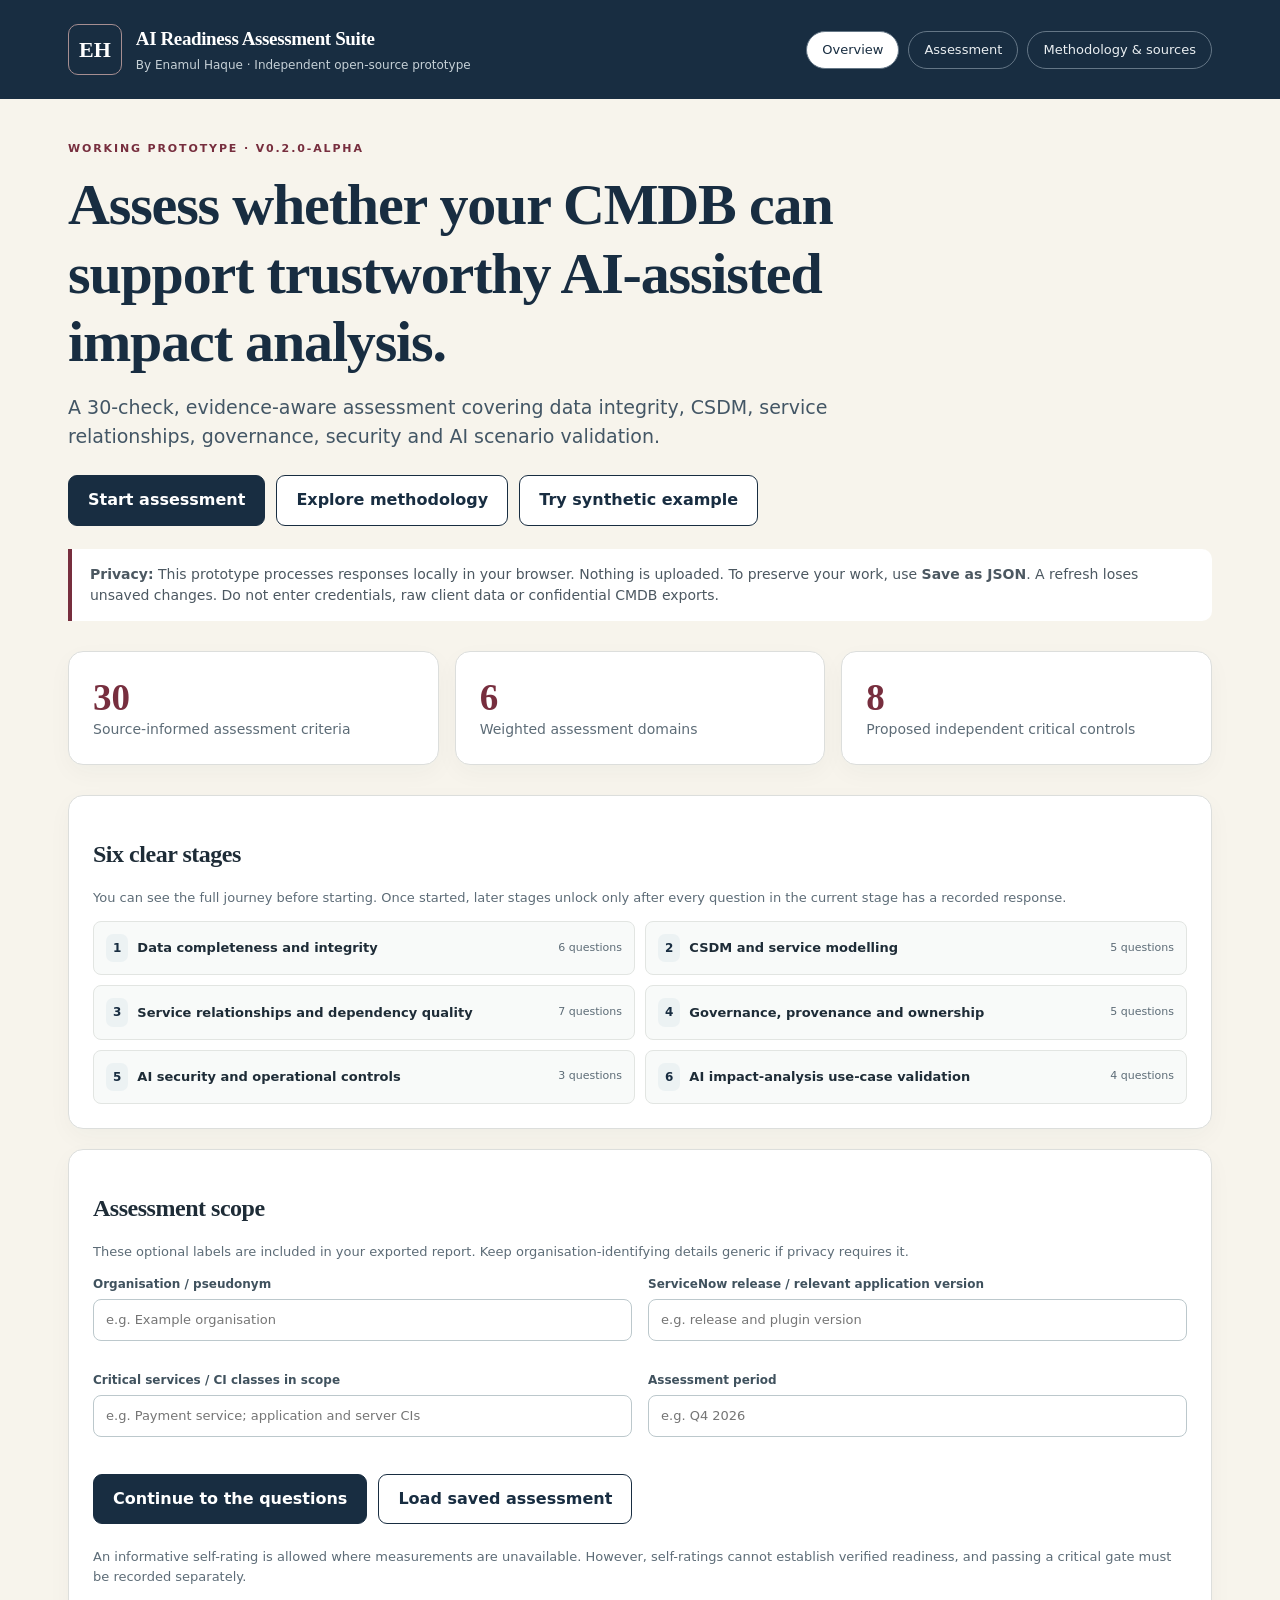
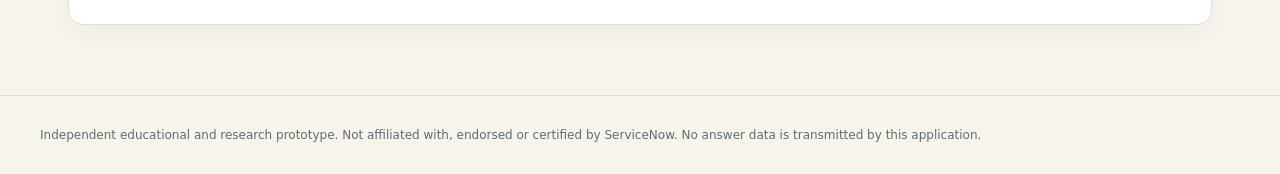
<file: ai-readiness/cmdb/index.html>
<!doctype html>
<html lang="en-GB"><head>
<meta charset="UTF-8"><meta name="viewport" content="width=device-width,initial-scale=1">
<meta name="referrer" content="no-referrer"><title>CMDB AI Readiness | Enamul Haque</title>
<meta name="description" content="Independent, source-informed prototype CMDB AI readiness assessment for ServiceNow impact analysis. Your answers stay in your browser.">
<style>
:root{--navy:#182d41;--navy2:#233c51;--ox:#772e3e;--ink:#1e2c37;--muted:#5d6c77;--ivory:#f7f4ec;--paper:#fff;--line:#dcdedc;--soft:#eef1f2;--sea:#2b6b72;--danger:#983b48;--good:#2f725a;--r:15px}
*{box-sizing:border-box}html{scroll-behavior:smooth}body{margin:0;background:var(--ivory);color:var(--ink);font-family:system-ui,-apple-system,Segoe UI,Roboto,sans-serif;line-height:1.52}h1,h2,h3{font-family:Georgia,'Times New Roman',serif;line-height:1.18;letter-spacing:-.02em}a{color:var(--sea)}a:hover{text-decoration-thickness:2px}button,input,select,textarea{font:inherit}button{cursor:pointer}button:focus-visible,a:focus-visible,input:focus-visible,select:focus-visible,textarea:focus-visible{outline:3px solid #4e96a0;outline-offset:2px}header.site{background:var(--navy);color:#fff}header.site .shell{padding:24px 28px;display:flex;align-items:center;justify-content:space-between;gap:25px;flex-wrap:wrap}.brand{display:flex;gap:14px;align-items:center}.monogram{font-family:Georgia,serif;font-weight:700;font-size:22px;border:1px solid #a68e91;border-radius:10px;padding:8px 10px;color:#fff}.brand strong{font-family:Georgia,serif;font-size:19px;letter-spacing:-.02em}.brand small{display:block;color:#c6d1d7;font-size:12px;margin-top:2px}.topnav{display:flex;gap:9px;flex-wrap:wrap}.topnav button{background:transparent;border:1px solid #647686;border-radius:50px;color:#e9eef1;padding:8px 15px;font-size:13px}.topnav button.active,.topnav button:hover{background:#fff;color:var(--navy)}.shell{max-width:1200px;margin:0 auto}.page{padding:42px 28px 70px}.eyebrow{text-transform:uppercase;letter-spacing:.17em;font-size:11px;font-weight:800;color:var(--ox);margin:0 0 13px}.intro h1{font-size:clamp(35px,5vw,58px);max-width:850px;margin:0 0 17px;color:var(--navy)}.intro .lead{font-size:19px;max-width:790px;color:#435665;margin:0 0 24px}.small{font-size:13px}.muted{color:var(--muted)}.grid3{display:grid;grid-template-columns:repeat(3,minmax(0,1fr));gap:16px}.grid2{display:grid;grid-template-columns:repeat(2,minmax(0,1fr));gap:16px}.card{border:1px solid var(--line);background:#fff;border-radius:var(--r);padding:24px;box-shadow:0 8px 24px rgba(24,45,65,.035)}.card h3{margin-top:8px;margin-bottom:8px}.facts{margin:30px 0}.fact-number{font:700 37px Georgia,serif;color:var(--ox)}.fact-label{font-size:14px;color:var(--muted)}.btn{border:1px solid var(--navy);background:var(--navy);color:white;padding:12px 19px;border-radius:9px;font-weight:650;display:inline-flex;gap:8px;align-items:center;justify-content:center;text-decoration:none}.btn:hover{background:var(--navy2)}.btn.ghost{background:#fff;color:var(--navy)}.btn.ghost:hover{background:var(--soft)}.btn.warn{background:var(--ox);border-color:var(--ox)}.btn.ghost.mini,.btn.mini{font-size:12px;padding:8px 11px}.actions{display:flex;gap:11px;flex-wrap:wrap;margin:23px 0}.notice{padding:15px 18px;border-left:4px solid var(--ox);background:#fff;border-radius:0 10px 10px 0;color:#4c5861;font-size:14px}.progress{height:8px;overflow:hidden;background:#e0e5e5;border-radius:20px}.progress>span{display:block;height:100%;background:var(--sea);transition:width .18s}.section-head{display:flex;align-items:flex-start;justify-content:space-between;gap:20px;flex-wrap:wrap;margin-bottom:20px}.section-head h1{font-size:clamp(29px,4vw,43px);margin:4px 0 7px}.step-meta{font-size:13px;font-weight:700;color:var(--muted);padding:10px 0}.question{margin:16px 0;padding:23px}.question-head{display:flex;gap:12px;align-items:flex-start}.qid{font-weight:850;font-size:12px;border-radius:7px;padding:5px 7px;background:#ecf2f3;color:var(--navy);white-space:nowrap}.question h3{font-family:system-ui;font-weight:650;letter-spacing:0;font-size:16px;line-height:1.4;margin:1px 0}.question p{margin:8px 0;font-size:13px}.tag{font-size:11px;border:1px solid #ced6d7;background:#f0f4f5;border-radius:50px;padding:4px 9px;font-weight:700}.tag.critical{background:#fbebed;border-color:#eacbd0;color:#8b3042}.response{display:grid;grid-template-columns:200px 1fr;gap:20px;align-items:start;margin-top:18px;padding-top:17px;border-top:1px solid #eaecec}.field{display:block;margin-bottom:12px}.field>span{display:block;font-size:12px;font-weight:750;color:#40525e;margin-bottom:6px}.field input,.field select,.field textarea{display:block;border:1px solid #bcc8cc;background:#fff;color:var(--ink);padding:10px 12px;width:100%;border-radius:8px;min-width:0}.field textarea{min-height:66px;resize:vertical}.field input[type=number]{max-width:180px}.inline-fields{display:flex;gap:14px;flex-wrap:wrap}.inline-fields .field{flex:1;min-width:145px}.detail{border-top:1px dashed #e0e5e5;padding-top:11px;margin-top:11px}.detail summary{cursor:pointer;color:var(--sea);font-size:12px;font-weight:750}.detail p{font-size:12px;line-height:1.5}.detail a{overflow-wrap:anywhere}.gate{padding:14px;background:#faf5f3;border:1px solid #e8d5d7;border-radius:9px;margin:9px 0}.gate h4{font-size:13px;margin:0 0 8px;color:#752f40}.helper{font-size:12px;color:var(--muted);margin-top:5px}.pill{border-radius:40px;padding:6px 11px;background:#eef3f4;color:var(--navy);font-size:12px;font-weight:700;display:inline-block}.pill.danger{background:#f8e9e9;color:#8c273a}.pill.good{background:#e7f3ea;color:#276848}.metric{font:700 48px Georgia,serif;color:var(--navy);line-height:1.1}.metric.sm{font-size:29px}.metrics{display:grid;grid-template-columns:repeat(4,minmax(0,1fr));gap:12px;margin:22px 0}.metrics .card{padding:17px}.barmeta{display:flex;justify-content:space-between;align-items:baseline;margin:8px 0;font-size:13px}.domainline{margin:12px 0 18px}.domainline .progress{height:11px}.resulttable{border-collapse:collapse;width:100%;font-size:12px}.resulttable th,.resulttable td{text-align:left;padding:10px;border-bottom:1px solid #e8ebec;vertical-align:top}.resulttable th{background:#f1f3f3;color:#405363;font-weight:760}.scroll-x{overflow:auto}.footer{border-top:1px solid var(--line);font-size:12px;color:var(--muted);padding:30px 28px}.report-title{margin:0}.print-only{display:none}.note-list{padding-left:18px}.note-list li{margin-bottom:9px}.source-item{border-bottom:1px solid var(--line);padding:10px 0}.source-item a{overflow-wrap:anywhere}.tiny{font-size:11px}.feedback{padding:12px 14px;border-radius:10px;background:#e5f2ea;border:1px solid #d4e9da;color:#276443;font-size:13px;margin:12px 0}.feedback.error{background:#fbecee;border-color:#f3d0d5;color:#872d3e}
@media(max-width:800px){.grid3,.metrics{grid-template-columns:repeat(2,minmax(0,1fr))}.response{grid-template-columns:1fr;gap:7px}.page{padding:28px 17px 55px}header.site .shell{padding:18px} .question{padding:18px}.card{padding:17px}}
@media(max-width:520px){.grid3,.grid2,.metrics{grid-template-columns:1fr}.fact-number{font-size:30px}.intro .lead{font-size:17px}.section-head{display:block}.btn{width:100%}.actions{display:grid;grid-template-columns:1fr}.topnav{gap:5px}.topnav button{padding:6px 10px}}
@media print{@page{size:A4;margin:15mm}body{background:#fff;color:#111}header.site,.topnav,.no-print,.footer,.actions{display:none!important}.page{padding:0}.print-only{display:block}.card{box-shadow:none;border-color:#ddd;break-inside:avoid}.metrics{grid-template-columns:repeat(4,1fr)}.metric{font-size:34px}.resulttable{font-size:9px}.resulttable td,.resulttable th{padding:5px}.report-title{font-size:26px}.pill{border:1px solid #ccc}.notice{border-color:#777}.report-break{break-before:page}a{color:#111;text-decoration:none}}
/* Guided six-stage assessment experience, v0.2 */
.assessment-header{display:flex;gap:20px;justify-content:space-between;align-items:flex-start;margin-bottom:18px}.assessment-header h1{font-size:clamp(30px,4vw,43px);margin:4px 0 7px}.completion-indicator{text-align:right;min-width:145px;background:#fff;padding:12px 17px;border:1px solid var(--line);border-radius:10px}.completion-indicator strong{font:700 27px Georgia,serif;color:var(--navy);display:block}.completion-indicator span{color:var(--muted);font-size:12px}.assessment-grid{display:grid;grid-template-columns:270px minmax(0,1fr);align-items:start;gap:22px;margin-top:24px}.assessment-main{min-width:0}.stage-nav{position:sticky;top:20px;padding:19px}.aside-title{font-weight:750;color:var(--navy);font-size:15px}.stages{display:grid;gap:7px;margin:16px 0}.stage{display:flex;align-items:center;gap:9px;border:1px solid #d9dfe0;border-radius:10px;background:#fff;padding:10px 8px;text-align:left;width:100%;color:var(--ink);font-size:12px}.stage:hover:not(:disabled){border-color:var(--sea);background:#f1f7f7}.stage.current{background:#eaf2f2;border-color:var(--sea);box-shadow:inset 3px 0 var(--sea)}.stage.complete:not(.current){background:#f0f7f3}.stage:disabled{background:#f6f7f6;color:#89949d;cursor:not-allowed}.stage-content{display:grid;gap:4px;flex:1}.stage-content strong{font-weight:700;font-size:12px;line-height:1.25}.stage-content small{font-size:11px;color:var(--muted);line-height:1.35}.step-circle{width:26px;height:26px;border-radius:50%;background:#e5ebed;color:var(--navy);font-weight:750;display:grid;place-items:center;flex:none}.stage.current .step-circle{background:var(--sea);color:#fff}.stage.complete .step-circle{background:#d8efe3;color:#276848}.step-lock{font-size:11px;opacity:.5}.stage-instruction{border-top:1px solid var(--line);padding-top:15px}.score-explainer{background:#edf3f5;border:1px solid #c8dadf;border-radius:14px;padding:20px 22px;margin-bottom:20px}.score-explainer h2{font-size:24px;margin:0}.scoring-title{display:flex;align-items:center;gap:9px;margin-bottom:13px}.score-facts{display:grid;grid-template-columns:repeat(3,minmax(0,1fr));gap:11px}.score-facts>div{background:white;border:1px solid #dbe4e7;border-radius:9px;padding:12px;display:flex;flex-direction:column;gap:3px}.score-facts strong{font-size:17px;color:var(--navy);line-height:1.25}.score-facts span{font-size:11px;color:var(--muted)}.score-explainer>p{margin:14px 0 0}.stage-bar{background:var(--navy);color:#fff;border-radius:8px;padding:11px 15px;display:flex;gap:10px;justify-content:space-between;align-items:center;flex-wrap:wrap;font-size:12px}.stage-bar span:last-child{color:#d9e8ed}.assessment-main .question{margin:15px 0;padding:20px}.question.is-incomplete{border:2px solid var(--danger)}.question-title{min-width:0;flex:1}.question-title-line{display:flex;align-items:flex-start;gap:8px}.question-title-line h3{flex:1;margin:0}.question-tags{display:flex;flex-wrap:wrap;gap:6px;margin-top:9px}.tag.required{background:#f8f1e5;border-color:#e1d0a8;color:#674916}.tag.answered{background:#e7f3ea;border-color:#c4e4d1;color:#276848}.response{grid-template-columns:1fr 1.7fr;gap:18px}.response-content{min-width:0}.field-head{display:flex;align-items:center;gap:8px;margin-bottom:6px}.field-head label{font-size:12px;font-weight:750;color:#40525e}.field-head h4{margin:0;color:#752f40}.field{margin-bottom:14px}.field input,.field select,.field textarea{font-size:13px}.field textarea{height:66px;min-height:66px}.help-wrap{display:inline-flex;position:relative;vertical-align:middle;z-index:1}.help-button{border:1px solid #8aa3b0;background:#fff;color:#285a74;border-radius:50%;width:21px;height:21px;font-size:12px;font-weight:850;line-height:1;display:grid;place-items:center;padding:0;flex:none}.help-button:hover,.help-button:focus-visible{background:#285a74;color:#fff}.help-tooltip{visibility:hidden;opacity:0;pointer-events:none;position:absolute;top:calc(100% + 7px);left:0;width:min(310px,74vw);padding:12px 13px;background:#142d3b;color:#fff;font-size:12px;line-height:1.45;border-radius:9px;z-index:100;box-shadow:0 12px 28px #102a3a33;transition:opacity .12s;text-align:left;font-weight:400;overflow-wrap:anywhere}.help-wrap:hover .help-tooltip,.help-wrap:focus-within .help-tooltip,.help-wrap.open .help-tooltip{visibility:visible;opacity:1;pointer-events:auto}.field-error{color:#923544;font-size:12px;font-weight:650}.stage-actions{border-top:1px solid var(--line);padding-top:18px;justify-content:space-between}.stage-preview{display:grid;grid-template-columns:repeat(2,minmax(0,1fr));gap:10px}.stage-preview>div{display:flex;align-items:center;gap:9px;padding:12px;background:#f8faf9;border-radius:8px;border:1px solid #e2e5e2}.stage-preview strong{font-size:13px;flex:1}.stage-preview small{font-size:11px;color:var(--muted)}
@media(max-width:1000px){.assessment-grid{grid-template-columns:215px minmax(0,1fr);gap:15px}.stage-nav{padding:13px}.assessment-main .question{padding:16px}.response{grid-template-columns:1fr}.score-facts{grid-template-columns:repeat(3,minmax(0,1fr))}.stage-content strong{font-size:11px}}
@media(max-width:700px){.assessment-grid{display:block}.stage-nav{position:static;margin-bottom:18px}.stages{grid-template-columns:repeat(2,minmax(0,1fr))}.stage-instruction{display:none}.assessment-header{flex-direction:column}.completion-indicator{align-self:flex-start;text-align:left}.score-facts{grid-template-columns:1fr}.stage-preview{grid-template-columns:1fr}.help-tooltip{left:auto;right:-40px}.stage-bar{font-size:11px}}
@media(max-width:420px){.stages{grid-template-columns:1fr}}
@media print{.stage-nav,.score-explainer,.stage-bar,.assessment-header,.assessment-grid,.assessment-main{display:none!important}}

</style>
</head><body>
<header class="site no-print"><div class="shell"><div class="brand"><span class="monogram" aria-hidden="true">EH</span><div><strong>AI Readiness Assessment Suite</strong><small>By Enamul Haque · Independent open-source prototype</small></div></div>
<nav class="topnav" aria-label="Main navigation"><button type="button" data-action="home">Overview</button><button type="button" data-action="questions">Assessment</button><button type="button" data-action="methodology">Methodology &amp; sources</button></nav></div></header>
<main id="app" class="shell page" aria-live="polite"><p>Loading assessment…</p></main>
<footer class="footer no-print"><div class="shell">Independent educational and research prototype. Not affiliated with, endorsed or certified by ServiceNow. No answer data is transmitted by this application.</div></footer>
<script>
window.ASSESSMENT_CONFIG = {
  "product": "ServiceNow AI Readiness Assessment Suite by Enamul Haque",
  "module": "CMDB AI Readiness: Impact Analysis",
  "version": "0.2.0-alpha",
  "scoringVersion": "pilot-0.1",
  "scope": "AI-assisted service/change impact analysis (not autonomous write authorisation)",
  "domains": [
    {
      "id": "D1",
      "name": "Data completeness and integrity",
      "weight": 20
    },
    {
      "id": "D2",
      "name": "CSDM and service modelling",
      "weight": 15
    },
    {
      "id": "D3",
      "name": "Service relationships and dependency quality",
      "weight": 25
    },
    {
      "id": "D4",
      "name": "Governance, provenance and ownership",
      "weight": 15
    },
    {
      "id": "D5",
      "name": "AI security and operational controls",
      "weight": 10
    },
    {
      "id": "D6",
      "name": "AI impact-analysis use-case validation",
      "weight": 15
    }
  ],
  "criteria": [
    {
      "id": "C01",
      "domain": "D1",
      "question": "What proportion of in-scope CIs have every required identity attribute populated?",
      "measure": "CIs passing required-field rules ÷ eligible in-scope CIs, by class",
      "evidence": "CMDB Health Completeness, configured required fields and inclusion rules",
      "sourceCodes": [
        "SN-H",
        "SN-M"
      ],
      "critical": false,
      "criticalContext": "",
      "metricType": "higher",
      "remediation": "Repair missing required attributes; correct class rules and feeds.",
      "targetStatus": "No official universal target; raw ratio or maturity anchors for pilot scoring",
      "weightWithinDomain": 1
    },
    {
      "id": "C02",
      "domain": "D1",
      "question": "What proportion of in-scope CIs have the recommended operational attributes populated?",
      "measure": "CIs passing recommended-field rules ÷ eligible in-scope CIs, by class",
      "evidence": "CMDB Health recommended-fields metric; class-scoped sampled records",
      "sourceCodes": [
        "SN-H",
        "SN-M"
      ],
      "critical": false,
      "criticalContext": "",
      "metricType": "higher",
      "remediation": "Define fit-for-purpose field rules and fill high-value gaps.",
      "targetStatus": "No official universal target; raw ratio or maturity anchors for pilot scoring",
      "weightWithinDomain": 1
    },
    {
      "id": "C03",
      "domain": "D1",
      "question": "What is the duplicate CI rate for independently identified CI classes in scope?",
      "measure": "Duplicate independent CIs ÷ eligible independent CIs",
      "evidence": "CMDB Health Correctness duplicate metric, identification rules",
      "sourceCodes": [
        "SN-M",
        "SN-I"
      ],
      "critical": false,
      "criticalContext": "",
      "metricType": "lower",
      "remediation": "Investigate identification rules, data-source overlaps and duplicate-remediation tasks.",
      "targetStatus": "No official universal target; raw ratio or maturity anchors for pilot scoring",
      "weightWithinDomain": 1
    },
    {
      "id": "C04",
      "domain": "D1",
      "question": "What is the stale CI rate under appropriate, class-specific freshness rules?",
      "measure": "Stale in-scope CIs ÷ eligible in-scope CIs, with rule and period stated",
      "evidence": "CMDB Health staleness scorecards, class-specific rules",
      "sourceCodes": [
        "SN-M",
        "SN-F"
      ],
      "critical": false,
      "criticalContext": "",
      "metricType": "lower",
      "remediation": "Review collection schedules, staleness policies and retirement.",
      "targetStatus": "No official universal target; raw ratio or maturity anchors for pilot scoring",
      "weightWithinDomain": 1
    },
    {
      "id": "C05",
      "domain": "D1",
      "question": "What is the orphan CI rate under the approved class-specific orphan rules?",
      "measure": "Orphan CIs ÷ eligible CIs, by class and rule",
      "evidence": "CMDB Health orphan metric; actual configured orphan rules",
      "sourceCodes": [
        "SN-M"
      ],
      "critical": false,
      "criticalContext": "",
      "metricType": "lower",
      "remediation": "Correct missing dependencies or attributes; retire obsolete records.",
      "targetStatus": "No official universal target; raw ratio or maturity anchors for pilot scoring",
      "weightWithinDomain": 1
    },
    {
      "id": "C06",
      "domain": "D1",
      "question": "Do relevant CIs pass the configured CMDB compliance audits for the target use case?",
      "measure": "CIs passing relevant current audits ÷ CIs evaluated, disclose audit coverage",
      "evidence": "CMDB Health compliance audits; audit run date and rule scope",
      "sourceCodes": [
        "SN-H",
        "SN-M"
      ],
      "critical": false,
      "criticalContext": "",
      "metricType": "higher",
      "remediation": "Enable/fix applicable audits and address repeated failures.",
      "targetStatus": "No official universal target; raw ratio or maturity anchors for pilot scoring",
      "weightWithinDomain": 1
    },
    {
      "id": "C07",
      "domain": "D2",
      "question": "Are in-scope business applications, application services and technical CIs classified in the correct CSDM roles/classes?",
      "measure": "Expert-reviewed correctly classified records ÷ sample reviewed",
      "evidence": "CSDM Data Foundations stage reports and sampled class review",
      "sourceCodes": [
        "SN-C"
      ],
      "critical": false,
      "criticalContext": "",
      "metricType": "higher",
      "remediation": "Reclassify wrongly modelled records and update modelling standards.",
      "targetStatus": "No official universal target; raw ratio or maturity anchors for pilot scoring",
      "weightWithinDomain": 1
    },
    {
      "id": "C08",
      "domain": "D2",
      "question": "Are critical application services represented and linked to their technical components?",
      "measure": "Critical application services with validated technical support map ÷ in-scope critical application services",
      "evidence": "CSDM dashboards and service-map review",
      "sourceCodes": [
        "SN-C"
      ],
      "critical": false,
      "criticalContext": "",
      "metricType": "higher",
      "remediation": "Populate missing application services and supporting-CI relationships.",
      "targetStatus": "No official universal target; raw ratio or maturity anchors for pilot scoring",
      "weightWithinDomain": 1
    },
    {
      "id": "C09",
      "domain": "D2",
      "question": "Are business services or offerings related to the correct application services where the use case requires those links?",
      "measure": "Required service-to-application links confirmed ÷ expected links in sampled critical services",
      "evidence": "CSDM Run-stage indicators and owner-verified service mappings",
      "sourceCodes": [
        "SN-C"
      ],
      "critical": false,
      "criticalContext": "",
      "metricType": "higher",
      "remediation": "Link the service model to the application service layer.",
      "targetStatus": "No official universal target; raw ratio or maturity anchors for pilot scoring",
      "weightWithinDomain": 1
    },
    {
      "id": "C10",
      "domain": "D2",
      "question": "Can each selected business-critical service be traced to the right technical dependency scope?",
      "measure": "Critical services with verified end-to-end paths ÷ critical services tested",
      "evidence": "CSDM service model, dependency view, stakeholder review",
      "sourceCodes": [
        "SN-C",
        "SN-A"
      ],
      "critical": true,
      "criticalContext": "Yes — for target critical services",
      "metricType": "higher",
      "remediation": "Resolve missing service model nodes and wrong dependency edges.",
      "targetStatus": "No official universal target; raw ratio or maturity anchors for pilot scoring",
      "weightWithinDomain": 1
    },
    {
      "id": "C11",
      "domain": "D2",
      "question": "Are the CSDM Data Foundations findings relevant to the chosen use case reviewed and assigned remediation owners?",
      "measure": "Applicable high-priority findings with accepted dispositions ÷ relevant high-priority findings",
      "evidence": "CSDM Data Foundations report, improvement backlog and ownership",
      "sourceCodes": [
        "SN-C"
      ],
      "critical": false,
      "criticalContext": "",
      "metricType": "higher",
      "remediation": "Triage model gaps, designate owners and evidence closure.",
      "targetStatus": "No official universal target; raw ratio or maturity anchors for pilot scoring",
      "weightWithinDomain": 1
    },
    {
      "id": "C12",
      "domain": "D3",
      "question": "What proportion of expected dependencies for critical services is represented in the CMDB?",
      "measure": "Verified present expected links ÷ reference expected links; require bounded sample",
      "evidence": "Expert-validated architecture topology compared with CMDB links",
      "sourceCodes": [
        "SN-C",
        "SN-A"
      ],
      "critical": false,
      "criticalContext": "",
      "metricType": "higher",
      "remediation": "Map missing dependencies, focusing on critical service paths.",
      "targetStatus": "No official universal target; raw ratio or maturity anchors for pilot scoring",
      "weightWithinDomain": 1
    },
    {
      "id": "C13",
      "domain": "D3",
      "question": "Are the types and directions of dependencies correct for impact traversal?",
      "measure": "Correct link type/direction ÷ sampled reference links",
      "evidence": "Relationship records versus trusted topology reference",
      "sourceCodes": [
        "SN-M",
        "SN-A"
      ],
      "critical": true,
      "criticalContext": "Yes — for critical traversed paths",
      "metricType": "higher",
      "remediation": "Correct parent/child direction and relationship semantics; rerun traversal.",
      "targetStatus": "No official universal target; raw ratio or maturity anchors for pilot scoring",
      "weightWithinDomain": 1
    },
    {
      "id": "C14",
      "domain": "D3",
      "question": "What percentage of in-scope CI relationships are duplicates?",
      "measure": "Duplicate relationships ÷ relationships in assessment scope",
      "evidence": "CMDB Relationship Health duplicate metric",
      "sourceCodes": [
        "SN-H",
        "SN-M"
      ],
      "critical": false,
      "criticalContext": "",
      "metricType": "lower",
      "remediation": "Deduplicate invalid relationships; fix ingest rules.",
      "targetStatus": "No official universal target; raw ratio or maturity anchors for pilot scoring",
      "weightWithinDomain": 1
    },
    {
      "id": "C15",
      "domain": "D3",
      "question": "What percentage of in-scope relationships are orphaned?",
      "measure": "Orphan relationships ÷ relationships in scope",
      "evidence": "CMDB Relationship Health orphan metric",
      "sourceCodes": [
        "SN-H",
        "SN-M"
      ],
      "critical": false,
      "criticalContext": "",
      "metricType": "lower",
      "remediation": "Repair broken endpoints or clean up invalid links.",
      "targetStatus": "No official universal target; raw ratio or maturity anchors for pilot scoring",
      "weightWithinDomain": 1
    },
    {
      "id": "C16",
      "domain": "D3",
      "question": "What percentage of in-scope relationships are stale because a connected CI is stale?",
      "measure": "Stale relationships ÷ relationships in scope",
      "evidence": "CMDB Relationship Health stale metric",
      "sourceCodes": [
        "SN-M"
      ],
      "critical": false,
      "criticalContext": "",
      "metricType": "lower",
      "remediation": "Repair the source CI freshness issue and recheck its links.",
      "targetStatus": "No official universal target; raw ratio or maturity anchors for pilot scoring",
      "weightWithinDomain": 1
    },
    {
      "id": "C17",
      "domain": "D3",
      "question": "Do relevant relationships comply with configured suggested, hosting and containment rules?",
      "measure": "Compliant applicable links ÷ links tested; identify exclusions",
      "evidence": "CMDB Relationship Health rule conformance summaries",
      "sourceCodes": [
        "SN-H",
        "SN-M"
      ],
      "critical": false,
      "criticalContext": "",
      "metricType": "higher",
      "remediation": "Correct invalid relationship types and class modelling.",
      "targetStatus": "No official universal target; raw ratio or maturity anchors for pilot scoring",
      "weightWithinDomain": 1
    },
    {
      "id": "C18",
      "domain": "D3",
      "question": "Do representative dependency traversals return the expected upstream/downstream impact paths for Tier-1 services?",
      "measure": "Passing predefined topology tests ÷ executed tests; record false negatives",
      "evidence": "Approved topology gold set, traversal outcomes, expected impact path",
      "sourceCodes": [
        "SN-A",
        "SN-C"
      ],
      "critical": true,
      "criticalContext": "Yes — critical service coverage",
      "metricType": "higher",
      "remediation": "Repair missing/wrong service paths and retest affected scenarios.",
      "targetStatus": "No official universal target; raw ratio or maturity anchors for pilot scoring",
      "weightWithinDomain": 1
    },
    {
      "id": "C19",
      "domain": "D4",
      "question": "What proportion of in-scope CIs and services has an active, accountable operational owner?",
      "measure": "Records with valid active accountable owner ÷ eligible CI/service records",
      "evidence": "CMDB ownership attributes, team references, sampled attestation",
      "sourceCodes": [
        "SN-F",
        "SN-C"
      ],
      "critical": false,
      "criticalContext": "",
      "metricType": "higher",
      "remediation": "Assign accountable owners and remove inactive/stale references.",
      "targetStatus": "No official universal target; raw ratio or maturity anchors for pilot scoring",
      "weightWithinDomain": 1
    },
    {
      "id": "C20",
      "domain": "D4",
      "question": "Are authoritative data sources and attribute-level reconciliation responsibilities defined for critical CI classes?",
      "measure": "Relevant classes/attributes with defined source authority ÷ relevant set",
      "evidence": "IRE reconciliation and source-rule review; source catalogue",
      "sourceCodes": [
        "SN-I",
        "SN-F"
      ],
      "critical": false,
      "criticalContext": "",
      "metricType": "higher",
      "remediation": "Define data authority and reconcile conflicting updates.",
      "targetStatus": "No official universal target; raw ratio or maturity anchors for pilot scoring",
      "weightWithinDomain": 1
    },
    {
      "id": "C21",
      "domain": "D4",
      "question": "Do CI identification rules uniquely identify records entering the in-scope CMDB classes?",
      "measure": "Positive and collision tests passed ÷ defined IRE test cases",
      "evidence": "Identification rule configuration and duplicate simulation results",
      "sourceCodes": [
        "SN-I"
      ],
      "critical": false,
      "criticalContext": "",
      "metricType": "higher",
      "remediation": "Adjust identification precedence and validate multiple-source cases.",
      "targetStatus": "No official universal target; raw ratio or maturity anchors for pilot scoring",
      "weightWithinDomain": 1
    },
    {
      "id": "C22",
      "domain": "D4",
      "question": "Are critical CI/service records periodically certified or reviewed by accountable owners?",
      "measure": "Due reviews completed and valid ÷ due reviews in defined period",
      "evidence": "Certification/audit tasks, attestation dates, sampled reviews",
      "sourceCodes": [
        "SN-H",
        "SN-C"
      ],
      "critical": false,
      "criticalContext": "",
      "metricType": "higher",
      "remediation": "Introduce risk-based attestation and review cadence.",
      "targetStatus": "No official universal target; raw ratio or maturity anchors for pilot scoring",
      "weightWithinDomain": 1
    },
    {
      "id": "C23",
      "domain": "D4",
      "question": "Are CMDB Health jobs, remediation workflows and trend reviews operating for relevant classes and rules?",
      "measure": "Controls operating and evidenced, 0–4 maturity anchors",
      "evidence": "Enabled health jobs, health-history reports, remediation backlog and closure verification",
      "sourceCodes": [
        "SN-H",
        "SN-F"
      ],
      "critical": false,
      "criticalContext": "",
      "metricType": "maturity",
      "remediation": "Activate the appropriate jobs; assign health findings and monitor recurring errors.",
      "targetStatus": "No official universal target; raw ratio or maturity anchors for pilot scoring",
      "weightWithinDomain": 1
    },
    {
      "id": "C24",
      "domain": "D5",
      "question": "Can only properly authorised users and AI workflows access the in-scope CI and service information?",
      "measure": "Allowed and denied access tests passed ÷ relevant persona tests",
      "evidence": "Role- and persona-based positive/negative access tests; technical control configuration",
      "sourceCodes": [
        "NIST"
      ],
      "critical": true,
      "criticalContext": "Yes — confidentiality and authorisation",
      "metricType": "higher",
      "remediation": "Correct access policy and verify negative tests before use.",
      "targetStatus": "No official universal target; raw ratio or maturity anchors for pilot scoring",
      "weightWithinDomain": 1
    },
    {
      "id": "C25",
      "domain": "D5",
      "question": "Can a reviewer trace an AI impact conclusion back to the input CI/change and dependency path used?",
      "measure": "Explanations with sufficient reproducible references ÷ sampled test outputs",
      "evidence": "Scenario log, input context, topology path, explanation/citation review",
      "sourceCodes": [
        "SN-A",
        "NIST"
      ],
      "critical": false,
      "criticalContext": "",
      "metricType": "higher",
      "remediation": "Record source context and show dependency path/uncertainty in reports.",
      "targetStatus": "No official universal target; raw ratio or maturity anchors for pilot scoring",
      "weightWithinDomain": 1
    },
    {
      "id": "C26",
      "domain": "D5",
      "question": "Is the impact assessment advisory-only, or are any production-affecting actions explicitly authorised, logged and subject to approval/rollback?",
      "measure": "Pass/fail conditional gate: if read-only, verify read-only boundary; if action-enabled, verify controls",
      "evidence": "Action-capability inventory, permissions, approval and rollback test evidence",
      "sourceCodes": [
        "NIST"
      ],
      "critical": true,
      "criticalContext": "Yes — apply to configured action capability",
      "metricType": "binary",
      "remediation": "Enforce human approval and guardrails; never infer autonomous permission from analysis capability.",
      "targetStatus": "No official universal target; raw ratio or maturity anchors for pilot scoring",
      "weightWithinDomain": 1
    },
    {
      "id": "C27",
      "domain": "D6",
      "question": "Can the target CI be correctly resolved from representative change/incident inputs?",
      "measure": "Correct target CI resolutions ÷ benchmark input cases",
      "evidence": "Gold-set cases, resolved CI identifiers, false-resolution analysis",
      "sourceCodes": [
        "SN-A"
      ],
      "critical": true,
      "criticalContext": "Yes — for required entry route",
      "metricType": "higher",
      "remediation": "Improve CI linking and reference quality; reject ambiguous inputs.",
      "targetStatus": "No official universal target; raw ratio or maturity anchors for pilot scoring",
      "weightWithinDomain": 1
    },
    {
      "id": "C28",
      "domain": "D6",
      "question": "Are change/incident descriptions sufficiently specific to support reliable dependency-based impact reasoning?",
      "measure": "Cases meeting an approved description quality rubric ÷ sampled cases",
      "evidence": "Redacted case descriptions, SME rubric and review evidence",
      "sourceCodes": [
        "SN-A"
      ],
      "critical": false,
      "criticalContext": "",
      "metricType": "higher",
      "remediation": "Improve required description fields and requester guidance.",
      "targetStatus": "No official universal target; raw ratio or maturity anchors for pilot scoring",
      "weightWithinDomain": 1
    },
    {
      "id": "C29",
      "domain": "D6",
      "question": "How often does the output identify the correct affected critical services without missing major impacts?",
      "measure": "Critical-service recall and false-negative rate on expert-reviewed gold set",
      "evidence": "Reference impact scenarios and SME-scored expected/actual results",
      "sourceCodes": [
        "SN-A",
        "NIST"
      ],
      "critical": true,
      "criticalContext": "Yes — use-case safety/accuracy",
      "metricType": "higher",
      "remediation": "Fix reference topology, tune assumptions, constrain deployment until misses are understood.",
      "targetStatus": "No official universal target; raw ratio or maturity anchors for pilot scoring",
      "weightWithinDomain": 1
    },
    {
      "id": "C30",
      "domain": "D6",
      "question": "When input/topology is missing, ambiguous or contradictory, does the AI fail safely and disclose uncertainty rather than assert unsupported impact conclusions?",
      "measure": "Safe handling success ÷ negative and ambiguous test scenarios",
      "evidence": "Deliberately incomplete and contradictory test cases, expected responses",
      "sourceCodes": [
        "SN-A",
        "NIST"
      ],
      "critical": true,
      "criticalContext": "Yes — handling unknowns",
      "metricType": "higher",
      "remediation": "Add insufficient-evidence handling, uncertainty messages and human review.",
      "targetStatus": "No official universal target; raw ratio or maturity anchors for pilot scoring",
      "weightWithinDomain": 1
    }
  ],
  "sources": {
    "SN-H": {
      "name": "ServiceNow CMDB Health overview",
      "url": "https://www.servicenow.com/docs/r/servicenow-platform/configuration-management-database-cmdb/overview-cmdb-health.html"
    },
    "SN-M": {
      "name": "ServiceNow CMDB Health KPIs and metrics",
      "url": "https://www.servicenow.com/docs/r/servicenow-platform/configuration-management-database-cmdb/r_CMDBHealthMetrics.html"
    },
    "SN-F": {
      "name": "ServiceNow CMDB Data Foundations",
      "url": "https://www.servicenow.com/docs/r/servicenow-platform/configuration-management-database-cmdb/cmdb-sa-df-dashboard.html"
    },
    "SN-C": {
      "name": "ServiceNow CSDM Data Foundations dashboard",
      "url": "https://www.servicenow.com/docs/r/servicenow-platform/common-service-data-model-csdm/csdm-data-foundations-dashboard-csdm.html"
    },
    "SN-I": {
      "name": "ServiceNow Identification and Reconciliation Engine",
      "url": "https://www.servicenow.com/docs/r/4AA65edJ2a~o5pASflQppQ/b5bByjHam4u~hzRS80IwpA"
    },
    "SN-A": {
      "name": "ServiceNow Now Assist Suite July 2026 release notes",
      "url": "https://www.servicenow.com/docs/r/store-release-notes/na-suite-rn-2026-07-09.html"
    },
    "NIST": {
      "name": "NIST AI Risk Management Framework",
      "url": "https://airc.nist.gov/airmf-resources/airmf/5-sec-core/"
    }
  },
  "pilotMinimumScore": 75,
  "pilotMinimumCoverage": 80,
  "sourceNote": "These criteria are independently authored, source-informed. Rule interpretations, weights and gates are not ServiceNow-certified thresholds. Pilot thresholds are for demonstration and testing only."
};
</script>
<script>
/* Independent CMDB readiness prototype. Licence to be selected before publication. */
(function (root, factory) {
  if (typeof module === 'object' && module.exports) module.exports = factory();
  else root.CMDBEngine = factory();
})(typeof globalThis !== 'undefined' ? globalThis : this, function () {
  'use strict';
  const clamp = n => Math.max(0,Math.min(100,n));
  const round = n => Math.round(n * 10) / 10;
  function criterionScore(c, a) {
    if (!a || a.mode === 'unknown' || a.mode === 'na') return null;
    if (a.mode === 'self') {
      if (a.maturity === '' || a.maturity == null) return null;
      const x = Number(a.maturity);
      return Number.isInteger(x) && x >= 0 && x <= 4 ? x*25 : null;
    }
    if (a.mode !== 'measured') return null;
    if (c.metricType === 'maturity') {
      if (a.maturity === '' || a.maturity == null) return null;
      const x = Number(a.maturity);
      return Number.isInteger(x) && x>=0 && x<=4 ? x*25 : null;
    }
    if (c.metricType === 'binary') {
      return a.binary === 'pass' ? 100 : a.binary === 'fail' ? 0 : null;
    }
    if (a.numerator === '' || a.denominator === '' || a.numerator == null || a.denominator == null) return null;
    const n = Number(a.numerator), d = Number(a.denominator);
    if (!Number.isFinite(n)||!Number.isFinite(d)|| !Number.isInteger(n)||!Number.isInteger(d)||n<0||d<=0||n>d) return null;
    const pct = n/d*100;
    return clamp(c.metricType === 'lower' ? 100-pct : pct);
  }
  function calculate(cfg, answers) {
    const rows = cfg.criteria.map(c => {
      const a = answers[c.id] || {mode:'unknown'};
      const isNA = a.mode === 'na' && !!String(a.naReason||'').trim() && !c.critical;
      const score = isNA ? null : criterionScore(c,a);
      const assessed = score!==null;
      const gate = c.critical ? (!assessed ? 'unknown' : c.metricType==='binary' && a.mode==='measured' && a.binary==='fail' ? 'fail' : (a.gate==='pass'||a.gate==='fail'?a.gate:'unknown')) : null;
      const assured = assessed && a.mode === 'measured' && a.assurance === 'verified';
      return {...c,score,assessed,assured,isNA,gate,mode:a.mode||'unknown'};
    });
    const summaries = cfg.domains.map(d => {
      const members=rows.filter(r=>r.domain===d.id && !r.isNA);
      const possible=members.reduce((s,r)=>s+r.weightWithinDomain,0);
      const measured=members.filter(r=>r.assessed);
      const used=measured.reduce((s,r)=>s+r.weightWithinDomain,0);
      const assured=measured.filter(r=>r.assured).reduce((s,r)=>s+r.weightWithinDomain,0);
      return {...d,score:used ? measured.reduce((s,r)=>s+r.score*r.weightWithinDomain,0)/used : null,
        coverage:possible?used/possible*100:0, assurance:possible?assured/possible*100:0,
        completed:measured.length, eligible:members.length};
    });
    const totalWeight=summaries.reduce((s,d)=>s+d.weight,0);
    const covered=summaries.reduce((s,d)=>s+d.weight*d.coverage/100,0);
    const verified=summaries.reduce((s,d)=>s+d.weight*d.assurance/100,0);
    const scoreDenom=summaries.filter(d=>d.score!==null).reduce((s,d)=>s+d.weight,0);
    const overall=scoreDenom?summaries.filter(d=>d.score!==null).reduce((s,d)=>s+d.score*d.weight,0)/scoreDenom:null;
    const blocked=rows.filter(r=>r.critical&&r.gate==='fail');
    const unresolved=rows.filter(r=>r.critical&&r.gate==='unknown');
    const unverifiedCritical=rows.filter(r=>r.critical&&r.gate==='pass'&&!r.assured);
    const coverage=totalWeight?covered/totalWeight*100:0;
    const assurance=totalWeight?verified/totalWeight*100:0;
    let status='Not verifiable';
    if (blocked.length) status='Blocked by critical control';
    else if (!unresolved.length && coverage>=cfg.pilotMinimumCoverage && overall!==null) {
      if (overall<cfg.pilotMinimumScore) status='Remediation required';
      else if (assurance<cfg.pilotMinimumCoverage || unverifiedCritical.length) status='Indicative pilot candidate';
      else status='Evidence-supported pilot candidate';
    }
    const gaps=rows.filter(r=>r.assessed&&r.score<100).sort((a,b)=>{
      if (a.gate==='fail'&&b.gate!=='fail')return -1;
      if (b.gate==='fail'&&a.gate!=='fail')return 1;
      const wa=cfg.domains.find(d=>d.id===a.domain).weight;
      const wb=cfg.domains.find(d=>d.id===b.domain).weight;
      return (100-b.score)*wb-(100-a.score)*wa;
    });
    return {rows,domains:summaries,overall,coverage,assurance,status,blocked,unresolved,unverifiedCritical,gaps,
      assessed:rows.filter(r=>r.assessed).length,applicable:rows.filter(r=>!r.isNA).length};
  }
  return {criterionScore,calculate,round};
});

</script>
<script>
(() => {
'use strict';
const cfg=window.ASSESSMENT_CONFIG, E=window.CMDBEngine, app=document.getElementById('app');
if(!cfg||!E){app.textContent='The assessment configuration could not be loaded.';return;}
const state={view:'home',domainIndex:0,validationStage:null,answers:{},meta:{organisation:'',release:'',scope:'',period:'',assessor:'',usecase:'AI-assisted change and service impact analysis'},demo:false};
const esc=x=>String(x??'').replace(/[&<>"']/g,c=>({'&':'&amp;','<':'&lt;','>':'&gt;','"':'&quot;',"'":'&#39;'}[c]));
const pct=n=>n===null||n===undefined?'Not scored':E.round(n)+'%';
const option=(value,label,current)=>`<option value="${esc(value)}" ${value===current?'selected':''}>${esc(label)}</option>`;
const attr=(a,k)=>esc(a?.[k]??'');
const btn=(text,act,cl='btn ghost')=>`<button type="button" class="${cl}" data-action="${act}">${esc(text)}</button>`;
const result=()=>E.calculate(cfg,state.answers);
const inDomain=i=>cfg.criteria.filter(c=>c.domain===cfg.domains[i].id);
function completeAnswer(c,a){
  if(!a || !Object.prototype.hasOwnProperty.call(a,'mode'))return false;
  if(a.mode==='unknown')return true; // an explicitly selected 'not assessed' is a response, not positive evidence
  if(a.mode==='na')return !c.critical && !!String(a.naReason||'').trim();
  if(a.mode!=='self' && a.mode!=='measured')return false;
  if(E.criterionScore(c,a)===null)return false;
  if(a.mode==='measured' && !['verified','unverified','self'].includes(a.assurance))return false;
  if(c.critical && !['unknown','pass','fail'].includes(a.gate))return false;
  return true;
}
const completedIn=i=>inDomain(i).filter(c=>completeAnswer(c,state.answers[c.id])).length;
const stageComplete=i=>completedIn(i)===inDomain(i).length;
const totalCompleted=()=>cfg.criteria.filter(c=>completeAnswer(c,state.answers[c.id])).length;
const canVisit=i=>i>=0 && i<cfg.domains.length && Array.from({length:i},(_,j)=>j).every(stageComplete);
const allComplete=()=>cfg.domains.every((_,i)=>stageComplete(i));
function help(text,label='Help'){
  return `<span class="help-wrap"><button type="button" class="help-button" data-help-toggle aria-label="${esc(label)}" aria-expanded="false">?</button><span class="help-tooltip" role="tooltip">${esc(text)}</span></span>`;
}
function field(id,key,label,explain,input){
  return `<div class="field"><div class="field-head"><label for="${key}_${id}">${esc(label)}</label>${help(explain,label+' explanation')}</div>${input}</div>`;
}
const ctrl=(id,key,kind,attrs,content='')=>kind==='input'?`<input id="${key}_${id}" data-id="${id}" data-field="${key}" ${attrs}>`:`<${kind} id="${key}_${id}" data-id="${id}" data-field="${key}" ${attrs}>${content}</${kind}>`;
function stageSidebar(){return `<aside class="stage-nav card no-print" aria-label="Assessment stages"><div class="aside-title">Your assessment journey</div><p class="small muted">Six stages · 30 required responses</p><nav class="stages">${cfg.domains.map((d,i)=>{
  const n=inDomain(i).length,done=completedIn(i),open=canVisit(i),isCurrent=i===state.domainIndex;
  return `<button type="button" class="stage ${isCurrent?'current':''} ${done===n?'complete':''}" data-action="stage" data-stage="${i}" ${open?'':'disabled'} ${isCurrent?'aria-current="step"':''} title="${open?'Open this stage':'Complete earlier stages to unlock'}"><span class="step-circle">${done===n?'✓':i+1}</span><span class="stage-content"><strong>${esc(d.name)}</strong><small>${done}/${n} responses ${done===n?'completed':open?'entered':'· locked'}</small></span><span class="step-lock" aria-hidden="true">${open?'':'🔒'}</span></button>`;
 }).join('')}</nav><p class="tiny muted stage-instruction">Stages unlock in sequence. You can revisit earlier stages at any time. Save your progress as JSON before closing the page.</p></aside>`;}
function refreshCompletionUI(){
 if(state.view!=='questions')return;
 const count=totalCompleted(),all=cfg.criteria.length,here=completedIn(state.domainIndex);
 const countEl=document.querySelector('.completion-indicator strong');if(countEl)countEl.textContent=count+' / '+all;
 const bar=document.querySelector('.assessment-page>.progress>span');if(bar)bar.style.width=(count/all*100)+'%';
 const root=document.querySelector('.assessment-page>.progress');if(root)root.setAttribute('aria-valuenow',String(count));
 const parts=document.querySelectorAll('.stage-bar span');
 if(parts[0])parts[0].innerHTML='<strong>Step '+(state.domainIndex+1)+' of 6</strong> · '+here+'/'+inDomain(state.domainIndex).length+' responses completed';
 if(parts[1])parts[1].textContent=stageComplete(state.domainIndex)?'Stage complete ✓':'Complete every response to unlock the next stage';
 document.querySelectorAll('button.stage').forEach((b,i)=>{
  const open=canVisit(i),num=inDomain(i).length,done=completedIn(i),complete=done===num;
  b.disabled=!open;b.classList.toggle('complete',complete);b.title=open?'Open this stage':'Complete earlier stages to unlock';
  b.querySelector('.step-circle').textContent=complete?'✓':String(i+1);
  b.querySelector('.stage-content small').textContent=done+'/'+num+' responses '+(complete?'completed':open?'entered':'· locked');
  b.querySelector('.step-lock').textContent=open?'':'🔒';
 });
 cfg.criteria.filter(c=>c.domain===cfg.domains[state.domainIndex].id).forEach(c=>{
  const card=document.getElementById('question_'+c.id);if(!card)return;
  const done=completeAnswer(c,state.answers[c.id]);const existing=card.querySelector('.question-tags .answered');
  if(done&&!existing){const span=document.createElement('span');span.className='tag answered';span.textContent='Answered ✓';card.querySelector('.question-tags').appendChild(span);}
  if(!done&&existing)existing.remove();
  if(done)card.classList.remove('is-incomplete');
 });
}
function attemptStage(i){
  if(canVisit(i)){state.validationStage=null;go('questions',i);return;}
  const j=Array.from({length:i},(_,k)=>k).find(k=>!stageComplete(k));
  if(j!==undefined){go('questions',j);state.validationStage=j;render();message(`Complete all ${inDomain(j).length} responses in Stage ${j+1} before continuing. Select “Not assessed” if the evidence is unavailable.`,true);focusFirstIncomplete(j);}
}
function focusFirstIncomplete(i){const c=inDomain(i).find(x=>!completeAnswer(x,state.answers[x.id]));if(!c)return;const el=document.getElementById('question_'+c.id);el?.scrollIntoView({block:'center',behavior:'smooth'});}
function advance(){if(!stageComplete(state.domainIndex)){
  state.validationStage=state.domainIndex;render();message(`Stage ${state.domainIndex+1} is incomplete. Please provide a response to every question. “Not assessed” is allowed when evidence is unavailable.`,true);focusFirstIncomplete(state.domainIndex);return;
}
 state.validationStage=null;
 if(state.domainIndex===cfg.domains.length-1){showResults();}else{go('questions',state.domainIndex+1);}
}
function showResults(){if(!allComplete()){const i=cfg.domains.findIndex((_,j)=>!stageComplete(j));go('questions',i);state.validationStage=i;render();message('Complete each stage before viewing your final report. You can explicitly choose “Not assessed” rather than guessing.',true);focusFirstIncomplete(i);return;}go('results');}

function message(text,isError=false){const p=document.createElement('div');p.className='feedback'+(isError?' error':'');p.setAttribute('role','status');p.textContent=text;app.prepend(p);p.scrollIntoView({block:'nearest'});}
function go(view,domainIndex){state.view=view;if(domainIndex!==undefined)state.domainIndex=domainIndex;render();window.scrollTo(0,0);}
function home(){const r=result();return `<section class="intro"><p class="eyebrow">Working prototype · v${esc(cfg.version)}</p><h1>Assess whether your CMDB can support trustworthy AI-assisted impact analysis.</h1><p class="lead">A 30-check, evidence-aware assessment covering data integrity, CSDM, service relationships, governance, security and AI scenario validation.</p>
<div class="actions">${btn('Start assessment','questions','btn')}${btn('Explore methodology','methodology')}${btn('Try synthetic example','demo')}</div>
<div class="notice"><strong>Privacy:</strong> This prototype processes responses locally in your browser. Nothing is uploaded. To preserve your work, use <strong>Save as JSON</strong>. A refresh loses unsaved changes. Do not enter credentials, raw client data or confidential CMDB exports.</div>
<div class="grid3 facts"><div class="card"><div class="fact-number">30</div><div class="fact-label">Source-informed assessment criteria</div></div><div class="card"><div class="fact-number">6</div><div class="fact-label">Weighted assessment domains</div></div><div class="card"><div class="fact-number">8</div><div class="fact-label">Proposed independent critical controls</div></div></div>
<section class="card" style="margin-bottom:20px"><h2>Six clear stages</h2><p class="small muted">You can see the full journey before starting. Once started, later stages unlock only after every question in the current stage has a recorded response.</p><div class="stage-preview">${cfg.domains.map((d,i)=>`<div><span class="qid">${i+1}</span><strong>${esc(d.name)}</strong><small>${inDomain(i).length} questions</small></div>`).join('')}</div></section>
<section class="card"><h2>Assessment scope</h2><p class="muted small">These optional labels are included in your exported report. Keep organisation-identifying details generic if privacy requires it.</p><div class="grid2">${metaField('organisation','Organisation / pseudonym','e.g. Example organisation')}${metaField('release','ServiceNow release / relevant application version','e.g. release and plugin version')}${metaField('scope','Critical services / CI classes in scope','e.g. Payment service; application and server CIs')}${metaField('period','Assessment period','e.g. Q4 2026')}</div>
<div class="actions">${btn('Continue to the questions','questions','btn')}${btn('Load saved assessment','import')}</div><p class="small muted">An informative self-rating is allowed where measurements are unavailable. However, self-ratings cannot establish verified readiness, and passing a critical gate must be recorded separately.</p></section></section>`;}
function metaField(id,label,placeholder){return `<label class="field"><span>${esc(label)}</span><input type="text" data-meta="${id}" value="${attr(state.meta,id)}" placeholder="${esc(placeholder)}" maxlength="200"></label>`;}
function question(c){
 const a=state.answers[c.id]||{},mode=a.mode||'',sources=c.sourceCodes.map(k=>{const s=cfg.sources[k];return s?`<a href="${esc(s.url)}" target="_blank" rel="noopener noreferrer">${esc(k)}</a>`:esc(k)}).join(' · ');
 const invalid=state.validationStage===state.domainIndex && !completeAnswer(c,a);
 let controls='';
 if(mode==='measured'){
  if(c.metricType==='maturity'){
    controls=field(c.id,'maturity','Evidence-backed maturity (0–4)','0 = absent; 1 = informal; 2 = documented; 3 = implemented with supporting evidence; 4 = routinely measured and improved.',ctrl(c.id,'maturity','select','',option('','Select evidence-backed level',String(a.maturity??''))+['0 — Absent','1 — Informal','2 — Documented','3 — Implemented with evidence','4 — Measured and improved'].map((x,i)=>option(String(i),x,String(a.maturity??''))).join('')));
  }else if(c.metricType==='binary'){
    controls=field(c.id,'binary','Observed control outcome','Pass only if the control was tested successfully. Otherwise select Fail; if it has not been tested, choose Not assessed as the answer method.',ctrl(c.id,'binary','select','',option('','Select test outcome',a.binary)+option('pass','Passed',a.binary)+option('fail','Failed',a.binary)));
  }else{
    controls=`<div class="inline-fields">${field(c.id,'numerator',c.metricType==='lower'?'Number of adverse findings':'Number passing / verified',c.metricType==='lower'?'Count the duplicate, stale, incorrect or otherwise adverse records in the scoped sample. Lower is better.':'Count only items passing the stated quality or validation rule in the sample. Higher is better.',ctrl(c.id,'numerator','input',`type="number" min="0" step="1" inputmode="numeric" value="${attr(a,'numerator')}" placeholder="e.g. 18"`))}${field(c.id,'denominator','Total eligible / tested','Total number of applicable records, relationships or test cases in the sample. It must be greater than zero and not smaller than the numerator.',ctrl(c.id,'denominator','input',`type="number" min="1" step="1" inputmode="numeric" value="${attr(a,'denominator')}" placeholder="e.g. 20"`))}</div><p class="helper">${c.metricType==='lower'?'Lower adverse percentage produces a higher score.':'Higher passing percentage produces a higher score.'} Example: 18 passing out of 20 = 90/100. These are prototype scoring rules, not official ServiceNow readiness thresholds.</p>`;
  }
  controls+=field(c.id,'assurance','Evidence review status','Reviewed means you personally checked the underlying evidence; it does not imply independent audit or ServiceNow certification.',ctrl(c.id,'assurance','select','',option('','Select evidence status',a.assurance)+option('verified','I reviewed the source evidence',a.assurance)+option('unverified','Measured but not reviewed',a.assurance)+option('self','Estimated / source not reviewed',a.assurance)));
 }else if(mode==='self'){
  controls=field(c.id,'maturity','Indicative self-rating (0–4)','Use your best professional judgement. This produces an indicative score, not independently verified readiness.',ctrl(c.id,'maturity','select','',option('','Choose indicative level',String(a.maturity??''))+['0 — No capability demonstrated','1 — Initial / ad hoc','2 — Documented','3 — Implemented','4 — Consistently measured and improved'].map((x,i)=>option(String(i),x,String(a.maturity??''))).join('')))+'<p class="helper">Self-ratings do not prove that the underlying data or AI output has been tested.</p>';
 }else if(mode==='na'){
  controls=field(c.id,'naReason','Why is this check not applicable?','Required when selecting Not applicable. Explain the scope boundary, not simply that the evidence is unavailable.',ctrl(c.id,'naReason','textarea','maxlength="1000" placeholder="Explain why this does not apply to the assessed scope"',attr(a,'naReason')));
 }else if(mode==='unknown')controls='<p class="helper">You have explicitly recorded that this criterion is not assessed. It will reduce evidence coverage; if it is a critical check, readiness cannot be fully confirmed.</p>';
 else controls='<p class="helper">Choose how you want to answer this question. You may select Not assessed if you do not have evidence, rather than guessing.</p>';
 const tip=`Purpose: ${c.measure} Expected supporting evidence: ${c.evidence} ${c.critical?'This question has a critical readiness gate.':'A response is required; Not applicable may be selected with a reason.'}`;
 const gateControls=c.critical && mode && mode!=='unknown' ? `<div class="gate"><div class="field-head"><h4>Critical readiness control</h4>${help('This is a separate safety or reliability check. A failed critical control blocks a positive readiness outcome even if the total score is high. An unknown gate remains unresolved.','Critical gate explanation')}</div><p class="tiny">${esc(c.criticalContext)}</p>${field(c.id,'gate','Gate outcome','Pass = the critical requirement was tested; Fail = a significant deficiency was found; Unknown = it has not been sufficiently evaluated. A self-rating cannot establish verified readiness.',ctrl(c.id,'gate','select','',option('','Select a gate outcome',a.gate)+option('pass','Passed — critical cases verified',a.gate)+option('fail','Failed — critical deficiency found',a.gate)+option('unknown','Not verified / unknown',a.gate)))}</div>` : '';
 return `<article class="card question ${invalid?'is-incomplete':''}" id="question_${c.id}"><div class="question-head"><span class="qid">${esc(c.id)}</span><div class="question-title"><div class="question-title-line"><h3>${esc(c.question)}</h3>${help(tip,'Help for question '+c.id)}</div><div class="question-tags"><span class="tag required">Response required</span><span class="tag">${esc(c.metricType==='higher'?'Higher is better':c.metricType==='lower'?'Lower is better':c.metricType==='maturity'?'Maturity rating':'Pass / fail')}</span>${c.critical?'<span class="tag critical">Critical gate</span>':'<span class="tag">N/A allowed with reason</span>'}${completeAnswer(c,a)?'<span class="tag answered">Answered ✓</span>':''}</div></div></div>
 <div class="response">${field(c.id,'mode','How will you answer?','Measured evidence uses a count, outcome or documented rating; self-rating uses your judgement; Not assessed means there is no usable evidence; N/A is allowed only for non-critical checks with justification.',ctrl(c.id,'mode','select','',option('','Select an answer method',mode)+option('measured','Measured evidence',mode)+option('self','Indicative self-rating',mode)+option('unknown','Not assessed — no evidence',mode)+(c.critical?'':option('na','Not applicable — explain why',mode))))}<div class="response-content">${controls}${gateControls}${field(c.id,'note','Evidence reference / additional note (optional)','For example: report name, date, sample definition or anonymised issue reference. Do not enter confidential production data.',ctrl(c.id,'note','textarea','maxlength="3000" placeholder="Optional: source reference or assessment note"',attr(a,'note')))}</div></div>
 <details class="detail"><summary>See official source references, measurement definition and remediation</summary><p><strong>Measurement:</strong> ${esc(c.measure)}</p><p><strong>Expected evidence:</strong> ${esc(c.evidence)}</p><p><strong>Source basis:</strong> ${sources}</p><p><strong>Suggested remediation:</strong> ${esc(c.remediation)}</p></details>${invalid?'<p class="field-error" role="alert">Complete the selected answer method and, where shown, the critical gate before proceeding.</p>':''}</article>`;
}
function questions(){
 const d=cfg.domains[state.domainIndex],members=inDomain(state.domainIndex),r=result(),done=totalCompleted(),here=completedIn(state.domainIndex),all=cfg.criteria.length;
 return `<section class="assessment-page"><div class="assessment-header"><div><p class="eyebrow">Guided assessment · Step ${state.domainIndex+1} of ${cfg.domains.length}</p><h1>${esc(d.name)}</h1><p class="muted small">${members.length} required responses in this stage · provisional weight ${d.weight}%</p></div><div class="completion-indicator"><strong>${done} / ${all}</strong><span>Responses completed</span></div></div>
 <div class="progress" role="progressbar" aria-valuenow="${done}" aria-valuemin="0" aria-valuemax="${all}" aria-label="Questionnaire completion"><span style="width:${Math.round(done/all*100)}%"></span></div>
 <div class="assessment-grid">${stageSidebar()}<div class="assessment-main"><section class="score-explainer" aria-label="Scoring guide"><div class="scoring-title"><h2>How your answers are scored</h2>${help('Each applicable criterion is scored from 0–100. Higher-is-better ratios use 100 × passing / tested. Lower-is-better metrics use 100 × (1 − adverse / tested). Maturity ratings use 0–4 × 25. Domain scores are combined using provisional domain weights. The prototype’s 75/100 decision boundary is not a universal ServiceNow standard.','Scoring methodology details')}</div><div class="score-facts"><div><strong>0–100</strong><span>Each scored criterion</span></div><div><strong>${d.weight}%</strong><span>This stage's pilot weight</span></div><div><strong>Critical gates</strong><span>Can override any score</span></div></div><p class="small">All ${members.length} questions require an explicit response. If you cannot verify a check, choose <strong>Not assessed</strong>. It counts as a completed response, but not as positive evidence. For non-critical checks, <strong>Not applicable</strong> requires a reason. <a href="#" data-action="methodology" class="explain-link">Full methodology</a>.</p></section>
 <div class="stage-bar"><span><strong>Step ${state.domainIndex+1} of 6</strong> · ${here}/${members.length} responses completed</span><span>${here===members.length?'Stage complete ✓':'Complete every response to unlock the next stage'}</span></div>
 ${members.map(question).join('')}
 <div class="actions no-print stage-actions">${state.domainIndex>0?btn('← Previous stage','prev'):btn('← Back to overview','home')}${btn('Save progress (JSON)','save')}${state.domainIndex<cfg.domains.length-1?btn('Complete stage and continue →','next','btn'):btn('Finish and view report →','finish','btn')}</div>
 </div></div></section>`;
}
function scoreBar(name,score,weight,coverage){return `<div class="domainline"><div class="barmeta"><span><strong>${esc(name)}</strong> <span class="muted">(${weight}% weight)</span></span><span>${pct(score)}</span></div><div class="progress"><span style="width:${Math.max(0,Math.min(score||0,100))}%"></span></div><p class="tiny muted">Assessed weight: ${pct(coverage)}</p></div>`;}
function reportRows(rows){return `<div class="scroll-x"><table class="resulttable"><thead><tr><th>Check</th><th>Score</th><th>Evidence</th><th>Gate</th><th>Suggested action</th></tr></thead><tbody>${rows.map(x=>`<tr><td><strong>${x.id}</strong> ${esc(x.question)}</td><td>${x.isNA?'N/A':pct(x.score)}</td><td>${x.assured?'Marked reviewed':x.mode==='self'?'Self-rating':x.isNA?'Excluded':x.assessed?'Unverified measured':'Missing'}</td><td>${x.critical?esc(x.gate):'—'}</td><td>${esc(x.remediation)}</td></tr>`).join('')}</tbody></table></div>`;}
function results(){const r=result(),m=state.meta;const ranking=[...r.blocked,...r.gaps.filter(x=>!r.blocked.some(y=>y.id===x.id))].slice(0,8);return `<section class="report"><p class="eyebrow">Assessment report · Prototype ${esc(cfg.version)}</p><div class="section-head"><div><h1 class="report-title">CMDB AI Readiness</h1><p class="muted">AI-assisted change and service impact analysis · ${esc(m.organisation||'Unnamed assessment')}</p></div><div><span class="pill ${r.blocked.length?'danger':r.status.includes('Evidence-supported')?'good':''}">${esc(r.status)}</span></div></div>
<div class="notice"><strong>Interpretation:</strong> Scores are provisional and based on the entered responses. A score of 75 and evidence coverage of 80% are project pilot settings, NOT official ServiceNow readiness thresholds. No result constitutes production approval or ServiceNow certification.</div>
<div class="metrics"><div class="card"><div class="eyebrow">Overall score</div><div class="metric">${r.overall===null?'—':E.round(r.overall)}<span class="small muted"> / 100</span></div></div><div class="card"><div class="eyebrow">Evidence coverage</div><div class="metric sm">${pct(r.coverage)}</div></div><div class="card"><div class="eyebrow">Evidence marked reviewed</div><div class="metric sm">${pct(r.assurance)}</div></div><div class="card"><div class="eyebrow">Critical controls</div><div class="metric sm">${r.blocked.length} <span class="small">failed</span></div><div class="tiny muted">${r.unresolved.length} unresolved</div></div></div>
<div class="grid2"><div class="card"><h2>Performance by domain</h2>${r.domains.map(d=>scoreBar(d.name,d.score,d.weight,d.coverage)).join('')}</div><div class="card"><h2>Decision explanation</h2><p><strong>${esc(r.status)}</strong></p><p class="small">${r.blocked.length?`${r.blocked.length} required use-case control(s) failed. Score cannot override them.`:r.unresolved.length?`${r.unresolved.length} critical use-case control(s) have not been demonstrated.`:r.coverage<cfg.pilotMinimumCoverage?'Too much of the applicable assessment is unassessed.':r.overall<cfg.pilotMinimumScore?'The provisional aggregate is below the pilot threshold.':r.unverifiedCritical.length?'At least one critical pass relies on unverified or self-declared evidence.':'The pilot screening conditions are met; this is not a production go-live decision.'}</p><p class="small muted">Scope: ${esc(m.scope||'Not recorded')}<br>Release: ${esc(m.release||'Not recorded')}<br>Period: ${esc(m.period||'Not recorded')}<br>Method: ${esc(cfg.scoringVersion)}</p>${state.demo?'<p class="pill danger">Synthetic demonstration answers</p>':''}</div></div>
<section class="card" style="margin-top:16px"><h2>Priority remediation</h2>${ranking.length?`<ol class="note-list">${ranking.map(x=>`<li><strong>${esc(x.id)}</strong> ${esc(x.remediation)} <span class="muted small">(${pct(x.score)}${x.gate==='fail'?', failed critical gate':''})</span></li>`).join('')}</ol>`:'<p class="muted">No measured gaps available. Complete the assessment to generate recommendations.</p>'}<p class="tiny muted">Prioritisation is a preliminary weighted-gap sort with failed gates first. It has not been calibrated to remediation effort or business cost.</p></section>
<section class="card report-break" style="margin-top:16px"><h2>Criterion-level findings</h2>${reportRows(r.rows)}</section>
<div class="actions no-print">${btn('Print / Save as PDF','print','btn')}${btn('Save full assessment JSON','save')}${btn('Return to questions','questions')}${btn('Import saved assessment','import')}${btn('Clear assessment','reset','btn warn')}</div>
<p class="small muted">Independent educational research prototype. The criteria are source-informed but our wording, weightings, gates and thresholds are project-defined. Review official documentation for your actual ServiceNow release.</p></section>`;}
function methodology(){return `<section><p class="eyebrow">Transparent, source-informed methodology</p><h1>How the assessment works</h1><p class="lead muted">The prototype reuses the 30 checks in the CMDB Criteria Register v0.1. All formulae and critical gates are independent project designs and require calibration before publication as a formal framework.</p>
<div class="grid2"><div class="card"><h2>Question-level scoring</h2><p><strong>Higher-is-better:</strong> 100 × passing / eligible.</p><p><strong>Lower-is-better:</strong> 100 × (1 − adverse / eligible).</p><p><strong>Binary:</strong> verified pass 100; fail 0.</p><p><strong>Maturity:</strong> 0–4 anchored rating × 25.</p><p><strong>Indicative self-rating:</strong> 0–4 × 25, labelled unverified.</p><p class="small muted">No vendor universal targets are claimed; raw ratios are reported, and the pilot decision boundary is project-defined.</p></div><div class="card"><h2>Aggregation and gate logic</h2><p>Each domain averages its applicable answered criteria (equal criterion weights within that domain). The overall score aggregates answered domains using pilot domain weights.</p><p>Unanswered criteria reduce evidence coverage rather than silently scoring zero. A justified non-critical N/A is excluded. Missing or failed critical controls override the composite score.</p><p>A positive preliminary screen is called a <em>pilot candidate</em>, never deployment certification.</p></div></div>
<div class="card" style="margin:16px 0"><h2>Published pilot weights</h2>${cfg.domains.map(d=>`<div class="barmeta"><span>${esc(d.name)}</span><strong>${d.weight}%</strong></div>`).join('')}<p class="small muted">Weights and the illustrative score boundary (${cfg.pilotMinimumScore}/100) require synthetic and expert review. Current results are appropriate for prototype testing, not commercial assurance.</p></div>
<div class="card"><h2>Source register</h2><p class="small muted">These are the source bases for the criteria; they do not imply the publisher has endorsed the exact question, gate or weighting.</p>${Object.entries(cfg.sources).map(([code,s])=>`<div class="source-item"><strong>${esc(code)}:</strong> ${esc(s.name)}<br><a href="${esc(s.url)}" target="_blank" rel="noopener noreferrer">${esc(s.url)}</a></div>`).join('')}</div>
<div class="actions no-print">${btn('Start the assessment','questions','btn')}${btn('Back to overview','home')}</div></section>`;}
function render(){app.innerHTML=state.view==='home'?home():state.view==='questions'?questions():state.view==='results'?results():methodology();document.querySelectorAll('.topnav button').forEach(b=>{b.classList.toggle('active',b.dataset.action===(state.view==='home'?'home':state.view==='questions'?'questions':state.view==='methodology'?'methodology':'none'))});}
function save(){const output={format:'eh-cmdb-assessment',schemaVersion:1,assessmentVersion:cfg.version,scoringVersion:cfg.scoringVersion,savedAt:new Date().toISOString(),meta:state.meta,answers:state.answers,syntheticExample:state.demo};const blob=new Blob([JSON.stringify(output,null,2)],{type:'application/json'});const url=URL.createObjectURL(blob);const a=document.createElement('a');a.href=url;a.download=`CMDB_AI_Readiness_${new Date().toISOString().slice(0,10)}.json`;document.body.appendChild(a);a.click();a.remove();setTimeout(()=>URL.revokeObjectURL(url),3000);message('Assessment saved as a JSON file on your device. No data has been uploaded.');}
function demo(){state.demo=true;state.meta.organisation='SYNTHETIC EXAMPLE — no real organisation';state.meta.release='Synthetic demonstration';state.meta.scope='Illustrative critical business service';state.meta.period='Demonstration';for(const c of cfg.criteria){if(c.metricType==='maturity')state.answers[c.id]={mode:'measured',maturity:3,assurance:'verified',gate:'pass'};else if(c.metricType==='binary')state.answers[c.id]={mode:'measured',binary:'pass',assurance:'verified',gate:'pass'};else state.answers[c.id]={mode:'measured',numerator:c.metricType==='lower'?5:85,denominator:100,assurance:'verified',gate:'pass'};}
state.answers.C13.gate='fail';state.answers.C12.numerator=55;state.answers.C18.numerator=70;state.answers.C29.numerator=60;go('results');}
function loadFile(file){if(!file)return;if(file.size>2_000_000){message('File is too large. Only assessment snapshots below 2 MB are supported.',true);return;}file.text().then(raw=>{let x;try{x=JSON.parse(raw)}catch{throw Error('The selected file is not valid JSON.')}if(x.format!=='eh-cmdb-assessment'||x.schemaVersion!==1||![cfg.version,'0.2.0-prototype','0.1.0-prototype'].includes(x.assessmentVersion)||typeof x.answers!=='object'||!x.answers)throw Error('The snapshot is from another assessment or version.');const ids=new Set(cfg.criteria.map(c=>c.id));const next={};for(const [id,a] of Object.entries(x.answers)){if(!ids.has(id)||!a||typeof a!=='object')continue;const v={};for(const k of ['mode','maturity','numerator','denominator','binary','assurance','gate','naReason','note']){if(a[k]!==undefined){if(['note','naReason'].includes(k))v[k]=String(a[k]).slice(0,3000);else if(['numerator','denominator','maturity'].includes(k))v[k]=String(a[k]).slice(0,40);else v[k]=String(a[k]).slice(0,50);}}if(['unknown','measured','self','na'].includes(v.mode))next[id]=v;}
state.answers=next;for(const key of Object.keys(state.meta)){state.meta[key]=String(x.meta?.[key]??'').slice(0,200);}state.demo=!!x.syntheticExample;if(allComplete()){go('results');}else{const i=cfg.domains.findIndex((_,j)=>!stageComplete(j));go('questions',i);}message('Assessment loaded. Continue from the first incomplete stage; previous format snapshots are supported.');}).catch(e=>message(e.message||'Could not load the file.',true));}
document.addEventListener('click',ev=>{
 const tip=ev.target.closest('[data-help-toggle]');
 if(tip){ev.preventDefault();const wrap=tip.closest('.help-wrap'),open=wrap.classList.toggle('open');tip.setAttribute('aria-expanded',String(open));return;}
 const el=ev.target.closest('[data-action]');if(!el)return;
 if(el.tagName==='A')ev.preventDefault();
 const action=el.dataset.action;
 switch(action){
 case 'home':go('home');break;
 case 'questions':go('questions');break;
 case 'results':showResults();break;
 case 'methodology':go('methodology');break;
 case 'stage':attemptStage(Number(el.dataset.stage));break;
 case 'prev':state.validationStage=null;go('questions',Math.max(0,state.domainIndex-1));break;
 case 'next':case 'finish':advance();break;
 case 'save':save();break;
 case 'print':window.print();break;
 case 'import':{let f=document.getElementById('import-file');if(!f){f=document.createElement('input');f.type='file';f.id='import-file';f.accept='.json,application/json';f.hidden=true;f.addEventListener('change',e=>{loadFile(e.target.files[0]);e.target.value='';});document.body.appendChild(f);}f.click();break;}
 case 'demo':demo();break;
 case 'reset':if(confirm('Clear all answers from this browser page? Download JSON first if you need to preserve them.')){state.answers={};state.demo=false;state.domainIndex=0;state.validationStage=null;go('home');}break;
 }
});
document.addEventListener('input',ev=>{
 const el=ev.target;
 if(el.dataset.meta){state.meta[el.dataset.meta]=el.value;return;}
 if(el.dataset.id&&el.dataset.field){const a=state.answers[el.dataset.id]||(state.answers[el.dataset.id]={});a[el.dataset.field]=el.value;refreshCompletionUI();}
});
document.addEventListener('change',ev=>{
 const el=ev.target;
 if(el.dataset.id&&el.dataset.field){
   const a=state.answers[el.dataset.id]||(state.answers[el.dataset.id]={});a[el.dataset.field]=el.value;
   if(el.dataset.field==='mode'){const old=window.scrollY;render();window.scrollTo(0,old);}
   else {refreshCompletionUI();}
 }
});
render();
})();
</script>
</body></html>
</file>
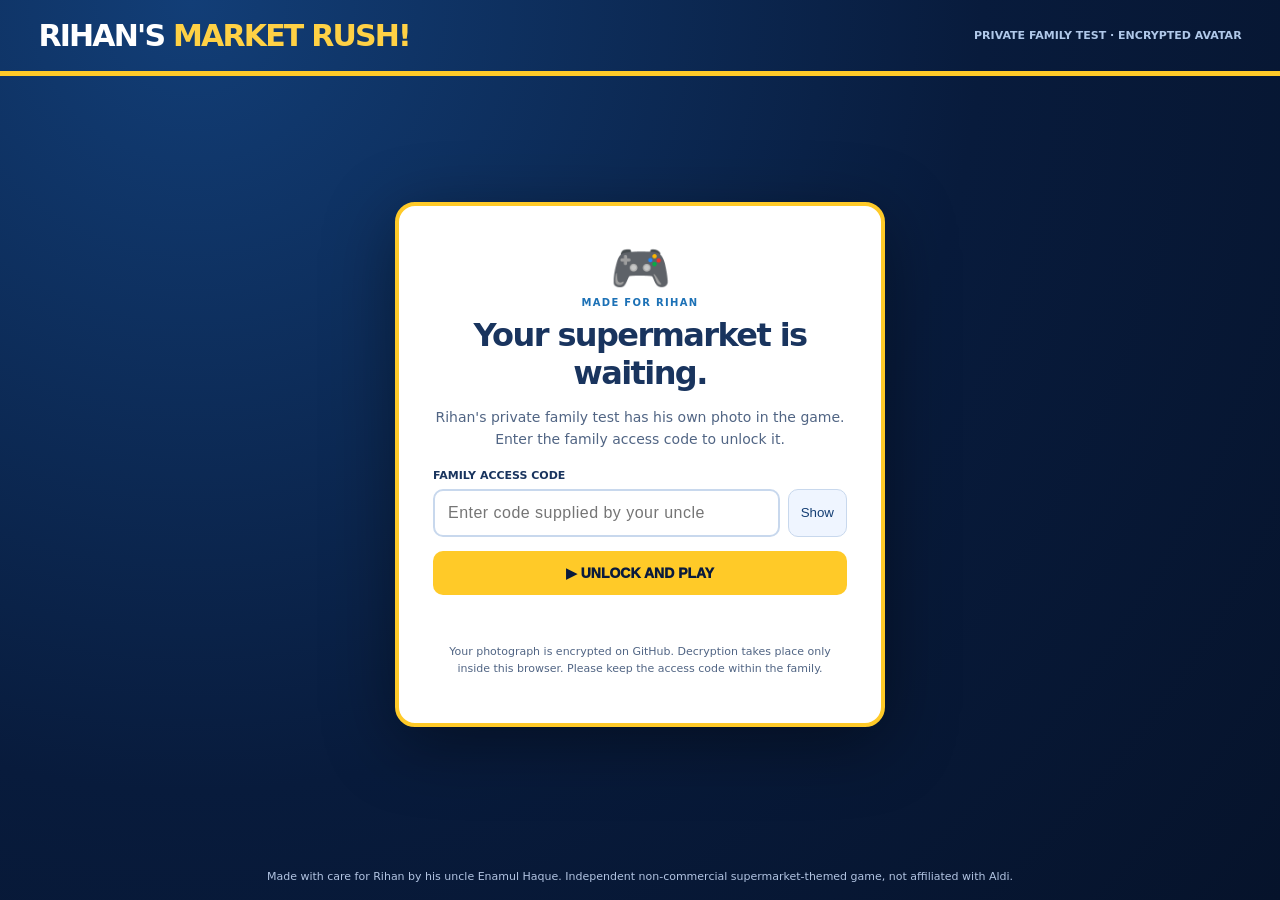
<file: rihans-market-rush/family-test/index.html>
<!doctype html>
<html lang="en"><head><meta charset="utf-8"/><meta name="viewport" content="width=device-width,initial-scale=1"/><meta name="referrer" content="no-referrer"/><meta name="robots" content="noindex,nofollow,noarchive"/><title>Rihan's Private Market Rush | Family Testing</title>
<style>
:root{font-family:system-ui,Segoe UI,Arial,sans-serif;color:#0b2453;background:#071732}*{box-sizing:border-box}
body{margin:0;min-height:100vh;background:radial-gradient(circle at 15% 0%,#123e77 0%,#081b3c 56%,#06132b 100%);color:#fff;display:flex;flex-direction:column}
header{padding:18px clamp(15px,3vw,44px);display:flex;justify-content:space-between;align-items:center;gap:12px;border-bottom:5px solid #ffca28}header strong{font-size:clamp(19px,2.5vw,30px);letter-spacing:-.06em}header strong span{color:#ffd145}header small{color:#b0c8e9;font-size:11px;font-weight:750}
main{flex:1;display:grid;place-items:center;padding:24px}.gate{width:min(490px,100%);background:#fff;color:#19345e;padding:clamp(22px,4vw,34px);border-radius:20px;text-align:center;box-shadow:0 16px 70px #0006;border:4px solid #ffca28}
.hero{font-size:49px}.tag{letter-spacing:.13em;font-size:10px;font-weight:900;color:#1c71b6}.gate h1{font-size:clamp(22px,5vw,32px);letter-spacing:-.05em;margin:8px 0}.gate p{font-size:14px;line-height:1.6;color:#516584}.gate label{display:block;font-weight:850;text-align:left;font-size:11px;margin:18px 0 7px}.input{display:flex;gap:8px}
.input input{width:100%;padding:13px;border:2px solid #c8d8ed;border-radius:10px;font-size:16px;letter-spacing:.03em}.input button{background:#eff5ff;color:#143e74;border:1px solid #c8d8ed;border-radius:10px;padding:8px 12px}
button{cursor:pointer}.unlock{width:100%;background:#ffca28;color:#091a3d;font-weight:950;font-size:14px;border:0;border-radius:10px;margin-top:14px;padding:14px}.unlock:disabled{opacity:.6;cursor:wait}.error{color:#b72d35!important;font-size:12px!important;min-height:24px}.hint{font-size:11px!important;margin-top:7px!important}
#gameWrap[hidden],#gateWrap[hidden]{display:none}#gameWrap{width:100%;flex:1;display:flex;flex-direction:column}#gameWrap iframe{width:100%;border:0;flex:1;min-height:700px;background:#fff}.gamebar{background:#fff9e7;color:#20385e;padding:9px 16px;display:flex;justify-content:space-between;align-items:center;gap:8px;font-size:12px;font-weight:800}.gamebar button{background:#122c59;color:#fff;border:0;border-radius:7px;padding:8px 14px}footer{color:#b2c4e2;font-size:11px;text-align:center;padding:17px}
</style></head>
<body><header><strong>RIHAN'S <span>MARKET RUSH!</span></strong><small>PRIVATE FAMILY TEST · ENCRYPTED AVATAR</small></header>
<main id="gateWrap"><section class="gate"><div class="hero">🎮</div><div class="tag">MADE FOR RI​​HAN</div><h1>Your supermarket is waiting.</h1><p>Rihan's private family test has his own photo in the game. Enter the family access code to unlock it.</p><form id="unlockForm"><label for="pass">FAMILY ACCESS CODE</label><div class="input"><input id="pass" type="password" autocomplete="off" autocapitalize="none" spellcheck="false" required placeholder="Enter code supplied by your uncle"/><button type="button" id="reveal" aria-label="Show or hide access code">Show</button></div><button class="unlock" id="unlockBtn" type="submit">▶ UNLOCK AND PLAY</button><p class="error" id="error" role="alert"></p></form><p class="hint">Your photograph is encrypted on GitHub. Decryption takes place only inside this browser. Please keep the access code within the family.</p></section></main>
<div id="gameWrap" hidden><div class="gamebar"><span>🔒 Rihan's personalised family test is unlocked on this device.</span><button id="lock" type="button">Lock &amp; clear photo</button></div><iframe id="game" title="Rihan's Market Rush private family game" allow="autoplay"></iframe></div>
<footer>Made with care for Rihan by his uncle Enamul Haque. Independent non-commercial supermarket-themed game, not affiliated with Aldi.</footer>
<script>
(function(){
'use strict';
const $=id=>document.getElementById(id), STORE_KEY='rihan_market_rush_avatar_v1';
const bytes=b64=>Uint8Array.from(atob(b64),ch=>ch.charCodeAt(0));
$('reveal').onclick=()=>{$('pass').type=$('pass').type==='password'?'text':'password';$('reveal').textContent=$('pass').type==='password'?'Show':'Hide'};
$('unlockForm').addEventListener('submit',async function(e){
e.preventDefault();const pass=$('pass').value.trim().toUpperCase();if(!pass)return;const button=$('unlockBtn');button.disabled=true;button.textContent='UNLOCKING…';$('error').textContent='';
try{
if(!crypto.subtle)throw new Error('Use an up-to-date browser over HTTPS.');
const res=await fetch('photo.enc.json',{cache:'no-store'});if(!res.ok)throw new Error('The private game asset is not yet available.');const packet=await res.json();
const keyMaterial=await crypto.subtle.importKey('raw',new TextEncoder().encode(pass),'PBKDF2',false,['deriveKey']);
const key=await crypto.subtle.deriveKey({name:'PBKDF2',salt:bytes(packet.salt),iterations:packet.iterations,hash:'SHA-256'},keyMaterial,{name:'AES-GCM',length:256},false,['decrypt']);
const plaintext=await crypto.subtle.decrypt({name:'AES-GCM',iv:bytes(packet.nonce),additionalData:bytes(packet.aad)},key,bytes(packet.ciphertext));
const photo=new Blob([plaintext],{type:'image/jpeg'});const reader=new FileReader();
reader.onload=()=>{try{localStorage.setItem(STORE_KEY,reader.result)}catch(e){throw new Error('Browser storage unavailable.')} $('gateWrap').hidden=true;$('gameWrap').hidden=false;$('pass').value='';$('game').src='../?family=1&v=1.1.1';};
reader.onerror=()=>{$('error').textContent='Could not decode the photo. Try again.'};reader.readAsDataURL(photo);
}catch(err){$('error').textContent=(err.name==='OperationError'||err.name==='DataError')?'Incorrect access code. Check the code and try again.':err.message;}
finally{button.disabled=false;button.textContent='▶ UNLOCK AND PLAY';}
});
$('lock').onclick=()=>{$('game').src='about:blank';localStorage.removeItem(STORE_KEY);$('gameWrap').hidden=true;$('gateWrap').hidden=false;$('pass').focus();};
})();
</script>
</body></html>
</file>
<file: rihans-market-rush/styles.css>
:root{--navy:#071833;--navy2:#102855;--blue:#0c65d2;--sky:#25a1e9;--gold:#ffc52d;--ink:#132846;--muted:#657791;--line:#dde6f2;--mint:#36c789;--bg:#edf3fc}
*{box-sizing:border-box}html{scroll-behavior:smooth}body{margin:0;background:linear-gradient(145deg,#e7effb 0%,#f9fbff 47%,#fff6e2 100%);color:var(--ink);font:13px/1.45 system-ui,-apple-system,"Segoe UI",Arial,sans-serif}
button,input,label{font:inherit}button{cursor:pointer}button:focus-visible,input:focus-visible,label:focus-visible{outline:3px solid var(--gold);outline-offset:2px}button:disabled{opacity:.46;cursor:not-allowed}
.masthead{color:#fff;background:linear-gradient(107deg,#071733,#0b2e6e 66%,#0964b8);box-shadow:0 5px 20px #132b6030}
.mast-inner{max-width:1500px;margin:auto;min-height:75px;padding:10px 22px;display:flex;align-items:center;justify-content:space-between;gap:14px}
.identity{display:flex;align-items:center;gap:14px}.emblem{width:51px;height:51px;border:4px solid #ffc92c;border-radius:13px;display:grid;place-items:center;font-size:30px;font-weight:1000;box-shadow:inset 0 0 0 2px #1c72d7;background:#071b48;transform:rotate(-6deg);color:#fff}
.overline{color:#9fc6ff;font-size:10px;letter-spacing:.18em;font-weight:850}.identity strong{font-size:28px;letter-spacing:-.05em;line-height:1.08;display:block}.identity strong span{color:#ffcc26}
.top-actions{display:flex;align-items:center;gap:9px}.edition{border:1px solid #ffffff45;border-radius:999px;padding:7px 11px;font-size:10px;color:#e5efff;font-weight:850;letter-spacing:.08em}.ghost{border:1px solid #ffffff55;border-radius:9px;background:#ffffff12;color:#fff;padding:9px 11px;font-size:12px;font-weight:800}.ghost:hover{background:#ffffff32}
.ticker{min-height:28px;background:var(--gold);color:#05214e;display:flex;align-items:center;justify-content:center;flex-wrap:wrap;gap:23px;font-size:10px;letter-spacing:.14em;font-weight:950;padding:5px 10px}
.dashboard{max-width:1500px;margin:auto;padding:16px 18px 30px}.hud{display:grid;grid-template-columns:repeat(6,minmax(0,1fr));gap:10px;margin-bottom:12px}.metric{background:#fff;border:1px solid var(--line);border-bottom:4px solid #c5dbf8;border-radius:13px;padding:9px 13px;box-shadow:0 5px 14px #15305b0a}.metric small{font-size:9px;letter-spacing:.11em;color:#7384a0;display:block;font-weight:950}.metric b{display:block;font-size:24px;font-weight:950;letter-spacing:-.035em;color:#0d2850;margin-top:2px}.metric.accent{background:linear-gradient(115deg,#0b2c6a,#0874cb);border-bottom-color:#ffce31}.metric.accent small,.metric.accent b{color:#fff}.metric.accent b{color:#ffde65}
.columns{display:grid;grid-template-columns:minmax(208px,237px) minmax(0,1fr) minmax(208px,237px);align-items:start;gap:12px}.rail{display:grid;gap:12px}.panel,.profile,.center{background:#fff;border:1px solid var(--line);border-radius:14px;box-shadow:0 7px 21px #0b2e650d}.panel{padding:14px}.panel-heading{font-weight:950;letter-spacing:.1em;font-size:10px;color:#2f64ad;display:flex;align-items:center;justify-content:space-between;margin-bottom:11px}
.profile{display:flex;gap:12px;align-items:center;padding:14px}.portrait{width:68px;height:68px;border:4px solid #ffcf39;background:linear-gradient(145deg,#183568,#3a9ceb);color:white;font-size:36px;font-weight:1000;display:grid;place-items:center;overflow:hidden;flex:none;border-radius:18px;box-shadow:inset 0 0 0 2px #fff}.portrait img{width:100%;height:100%;object-fit:cover}
.profile small{display:block;font-size:9px;font-weight:900;letter-spacing:.1em;color:#8390a4}.profile strong{display:block;font-size:23px;letter-spacing:-.06em}.profile span{font-size:11px;color:#2d6bc0;font-weight:800}
.mode{display:flex;align-items:center;gap:10px;text-align:left;border:2px solid #e3eaf5;border-radius:11px;background:#f9fbff;color:#142c50;padding:10px;width:100%;margin-bottom:8px;min-height:57px}.mode.active{background:#e9f3ff;border-color:#1270d9;box-shadow:inset 0 -3px #1270d9}.mode:hover{border-color:#1270d9}.mode-icon{display:grid;place-items:center;border-radius:9px;width:32px;height:32px;background:#d9e8fc;color:#0b4c9a;font-size:21px}.mode b{display:block;font-size:11px;letter-spacing:.02em}.mode small{display:block;font-size:10px;color:#667b95;margin-top:2px}
.toolbox{padding-top:9px}.toolbox:empty{display:none}.toolbox h3{font-size:11px;margin:8px 0 5px}.toolrow{display:flex;align-items:center;gap:8px;width:100%;border-radius:9px;background:#fff;border:1px solid #dfebf8;text-align:left;color:#183356;margin-bottom:6px;padding:8px}.toolrow.selected{border:2px solid #0c75d4;background:#eaf6ff;padding:7px}.toolrow .toolico{display:grid;place-items:center;width:28px;height:28px;border-radius:7px;background:#edf4fd;font-size:19px}.toolrow .toolname{font-weight:850;flex:1;font-size:11px}.toolrow small{font-size:10px;color:#426b9d;font-weight:850}.toolnote{font-size:10px;color:#617795;line-height:1.5}
.keyline{display:flex;justify-content:space-between;gap:7px;margin:8px 0;font-size:10px;color:#60738f}.keyline b{font-size:10px;color:#113965;white-space:nowrap}.instructions p,.personal p,.tiny{font-size:11px;line-height:1.55;color:#617795;margin:10px 0}
.photo-upload{display:block;text-align:center;border:1px dashed #3e8fdb;border-radius:9px;color:#0f66b7;padding:10px;font-weight:850;background:#eef8ff;cursor:pointer}.textbtn{margin-top:8px;border:0;background:none;color:#7c8292;font-size:10px;cursor:pointer;padding:4px;text-decoration:underline}
.center{overflow:hidden}.game-toolbar{display:flex;align-items:center;justify-content:space-between;gap:10px;background:#fff;padding:12px 15px;border-bottom:1px solid #dce7f5}.world-title{font-size:15px;font-weight:950;letter-spacing:.015em}.world-subtitle{font-size:10px;color:#6d7d93;margin-top:3px}.toolbar-buttons{display:flex;gap:7px}.primary,.outline,.smallbutton,.danger-outline{border-radius:9px;padding:10px 14px;font-size:11px;font-weight:900;border:1px solid transparent;white-space:nowrap}.primary{color:#092351;background:#ffca35;border-color:#eab12a;box-shadow:0 3px 0 #c99523}.primary:hover{background:#ffe06b}.outline{color:#1b4a8f;background:#f0f6ff;border-color:#c8dcf6}.outline:hover{background:#e4f0ff}
.world-frame{position:relative;background:#132c57;overflow:hidden}.world-frame canvas{display:block;width:100%;height:auto;aspect-ratio:800/550;max-height:calc(100vh - 235px);object-fit:contain;image-rendering:auto;cursor:crosshair;touch-action:manipulation}.world-hint{position:absolute;left:12px;bottom:12px;background:#07204cde;color:#fff;border:1px solid #a9c7f755;border-radius:8px;font-size:10px;font-weight:800;padding:7px 9px;pointer-events:none}.toast{opacity:0;transform:translate(-50%,8px);transition:opacity .2s,transform .2s;position:absolute;top:18px;left:50%;color:#fff;background:#0a347cf0;border:1px solid #b4d4ff90;border-radius:10px;box-shadow:0 4px 20px #08235860;padding:11px 15px;max-width:80%;text-align:center;pointer-events:none;font-weight:800;font-size:12px;z-index:3}.toast.show{opacity:1;transform:translate(-50%,0)}
.bottombar{padding:11px 13px;display:flex;justify-content:space-between;gap:10px;align-items:center;min-height:53px}.bottombar span{font-size:10px;color:#5a6e88}.danger-outline{border-color:#fad5d5;color:#a23b44;background:#fff6f6;padding:8px 11px}.danger-outline:hover{background:#ffe6e6}.touch-controls{display:flex;justify-content:space-between;align-items:center;gap:14px;padding:8px 13px;background:#f8fbff;border-bottom:1px solid var(--line)}.dpad{display:flex;align-items:center;gap:5px}.dpad>button{margin-right:6px}.dpad div{display:flex;gap:5px}.dpad button,.mobile-other button{border:1px solid #abc8ee;color:#10498e;background:#e6f1ff;border-radius:9px;min-width:43px;height:38px;font-size:14px;font-weight:900;touch-action:none;user-select:none}.mobile-other{display:flex;gap:7px}.mobile-other button{padding:0 10px;font-size:10px;background:#fff3d2;border-color:#e6cb7b}.touch-controls button:active{background:#a9d7ff}
.mission{background:linear-gradient(#ffffff,#f5f9ff)}#missionFlag{background:#0c68c8;color:#fff;font-size:9px;padding:4px 7px;border-radius:99px}.mission h2{font-size:21px;letter-spacing:-.04em;margin:0 0 5px;color:#0b2b61}.mission>p{font-size:11px;color:#5d7291;margin:0 0 13px}.progress-top{display:flex;align-items:center;justify-content:space-between;font-size:10px;color:#607491;margin:8px 0 4px}.progress-top strong{color:#214d84}.track{width:100%;height:9px;background:#dfebfa;border-radius:99px;overflow:hidden}.track>div{width:0;height:100%;border-radius:99px;background:linear-gradient(90deg,#1263d2,#18b6ee);transition:width .3s}.track.gold>div{background:linear-gradient(90deg,#ffb02e,#20c98d)}.reward{font-size:10px;line-height:1.5;color:#a16e05;background:#fff5d9;border-radius:8px;padding:9px;margin-top:14px}
.quest-list{display:grid;gap:6px}.quest-item{display:flex;align-items:center;gap:7px;background:#f3f7fc;border:1px solid #e5eaf3;border-radius:8px;padding:7px;font-size:11px;font-weight:800}.quest-item.done{background:#ebfaef;border-color:#a6e0b7;text-decoration:line-through;color:#43865e}.quest-item span{font-size:17px}.quest-item small{margin-left:auto;color:#7b8ca1}.smallbutton{background:#e8f2ff;color:#0d58a4;border-color:#c9dcf7;padding:9px;width:100%;margin-top:9px}
.upgrade{display:flex;gap:9px;justify-content:space-between;align-items:center;border-bottom:1px solid #eef1f7;padding:9px 0}.upgrade:last-child{border-bottom:0}.upgrade strong{font-size:11px;display:block}.upgrade small{display:block;font-size:10px;color:#768ba2;margin-top:2px}.upgrade button{font-weight:900;font-size:10px;border:1px solid #cedef4;border-radius:8px;background:#f1f7ff;color:#0e5ba9;padding:7px;min-width:65px}.upgrade button:disabled{color:#9bacc0}
.feed{max-height:170px;overflow:auto;display:grid;gap:8px}.feed>div{font-size:10px;color:#4c627f;border-left:3px solid #ffd347;background:#f8faff;padding:7px 8px;border-radius:5px}.feed>div.good{border-color:#48c98b}.feed>div.bad{border-color:#e86864}
footer{background:#071a3b;color:#e2ecff;padding:13px 20px;display:flex;justify-content:center;flex-wrap:wrap;gap:7px 25px;text-align:center;font-size:10px}
.scrim{position:fixed;inset:0;background:#061733c9;z-index:20;display:grid;place-items:center;padding:18px;overflow:auto}.scrim[hidden]{display:none}.modal-card{max-width:525px;width:100%;border-radius:19px;background:#fff;border:5px solid #ffcc3a;padding:23px 25px 25px;box-shadow:0 30px 80px #06173790;text-align:center}.modal-icon{font-size:51px}.modal-eyebrow{font-size:10px;color:#0e72cb;font-weight:950;letter-spacing:.18em;margin:8px}.modal-card h2{font-size:27px;line-height:1.14;letter-spacing:-.04em;color:#102f67;margin:4px 0 9px}.modal-card p{color:#61758f;font-size:12px;line-height:1.6}.modal-buttons{display:flex;justify-content:center;gap:9px;flex-wrap:wrap;margin-top:17px}.modal-buttons button{padding:11px 15px;border:1px solid #cad9ea;border-radius:10px;font-size:12px;font-weight:900;background:#f2f7ff;color:#12468b}.modal-buttons button.primary{background:#ffce38;color:#112851;border-color:#e5b433}.modal-extra{display:grid;gap:8px;text-align:left;background:#f1f6fc;border-radius:12px;padding:13px;margin-top:13px;color:#45607e;font-size:11px}.modal-extra strong{color:#143e73}
@media(max-width:1250px){.columns{grid-template-columns:208px minmax(0,1fr)}.right{grid-column:1/-1;display:grid;grid-template-columns:repeat(4,minmax(0,1fr));gap:10px}.right>.panel{min-width:0}.hud{grid-template-columns:repeat(3,1fr)}.world-frame canvas{max-height:none}}
@media(max-width:850px){.dashboard{padding:12px 10px 20px}.columns{display:flex;flex-direction:column}.center{order:1;width:100%}.right{order:2;width:100%;grid-template-columns:repeat(2,minmax(0,1fr))}.left{order:3;width:100%;grid-template-columns:repeat(2,minmax(0,1fr))}.profile{grid-column:1/-1}.mast-inner{padding:10px}.identity strong{font-size:20px}.overline{font-size:8px}.edition{display:none}.ticker{gap:8px;font-size:8px}.ticker span:nth-child(n+4){display:none}}
@media(max-width:550px){.mast-inner{align-items:flex-start;flex-direction:column}.top-actions{width:100%}.hud{grid-template-columns:repeat(3,minmax(0,1fr));gap:6px}.metric{padding:7px 8px}.metric b{font-size:19px}.metric small{font-size:8px}.world-title{font-size:12px}.world-subtitle{font-size:9px}.game-toolbar{padding:9px;gap:5px}.toolbar-buttons{gap:4px}.toolbar-buttons button{font-size:9px;padding:8px}.world-hint{font-size:8px;bottom:5px;left:5px}.left,.right{grid-template-columns:1fr}.panel,.profile{padding:12px}.dpad button,.mobile-other button{min-width:34px;height:35px;padding:4px}.dpad div{gap:3px}.mobile-other button{font-size:9px}.bottombar{align-items:flex-start;flex-direction:column}.world-frame canvas{min-height:270px;object-fit:contain}}
</file>
